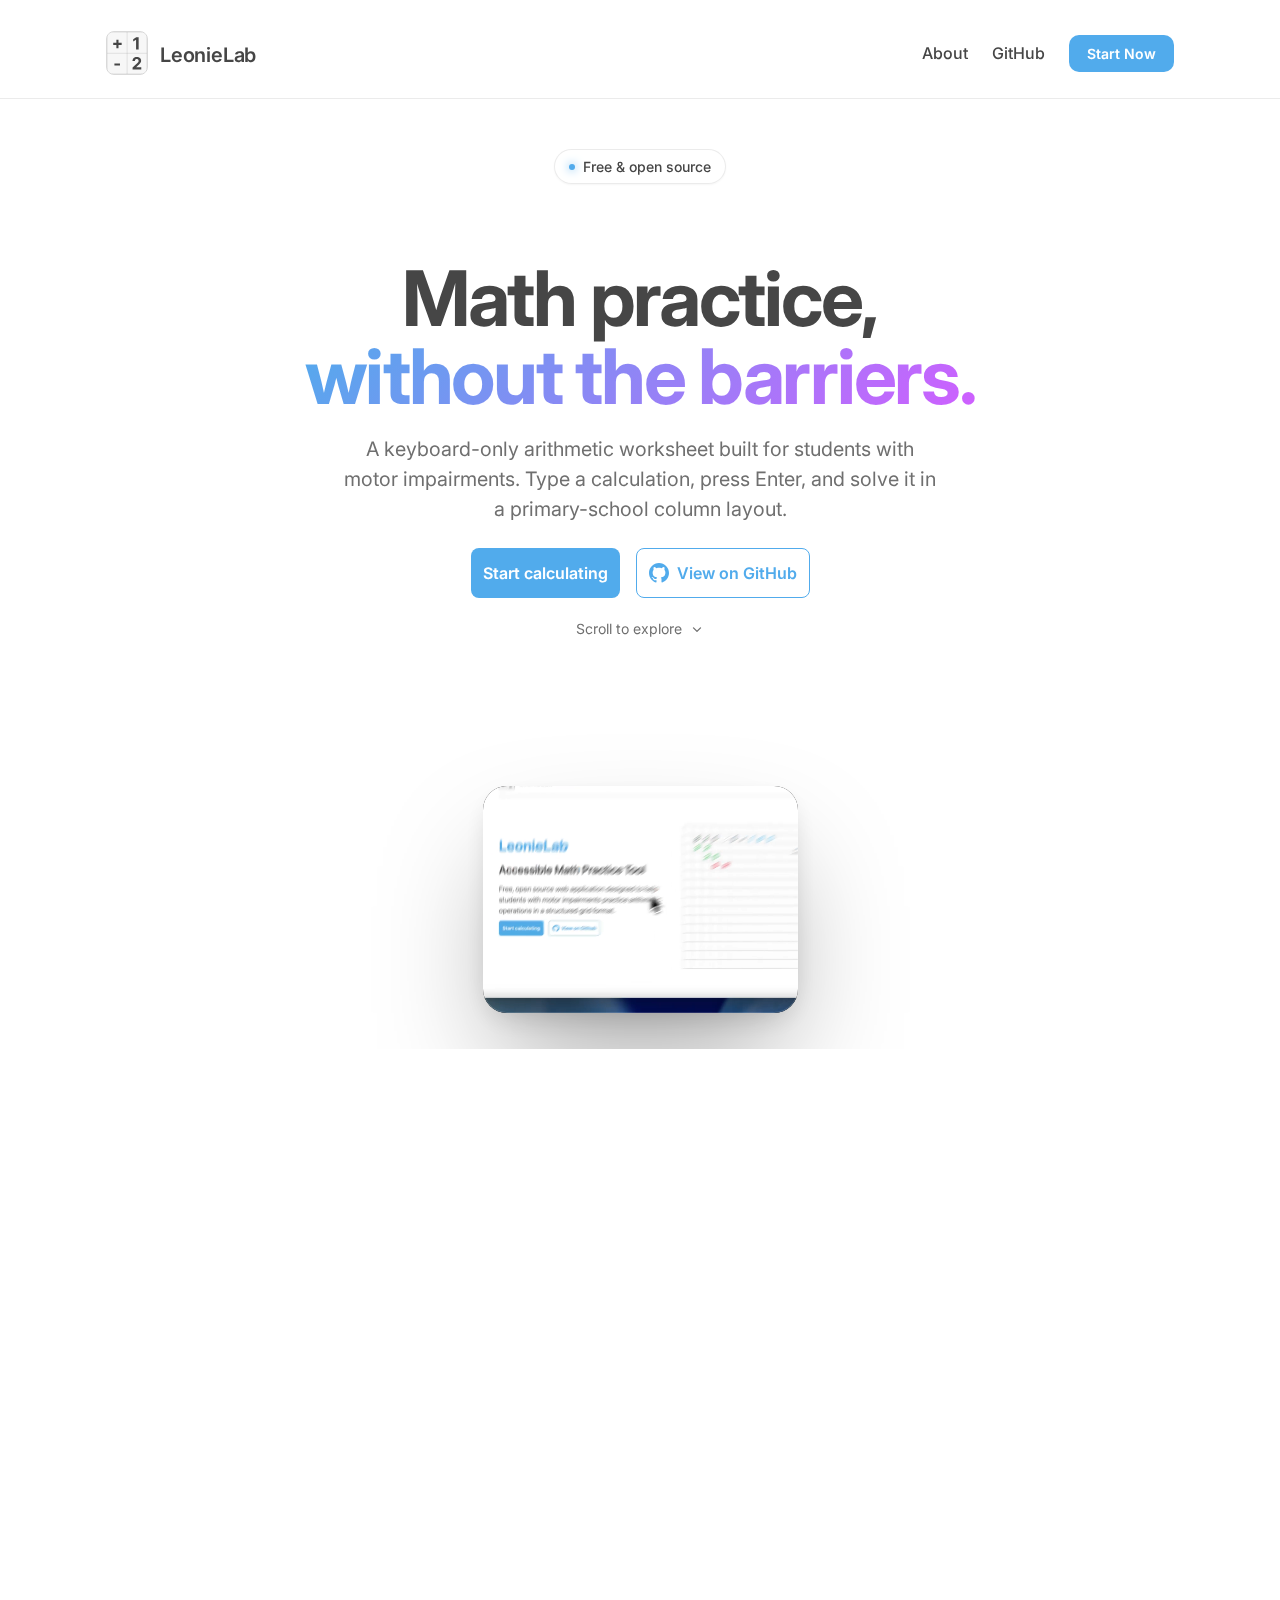
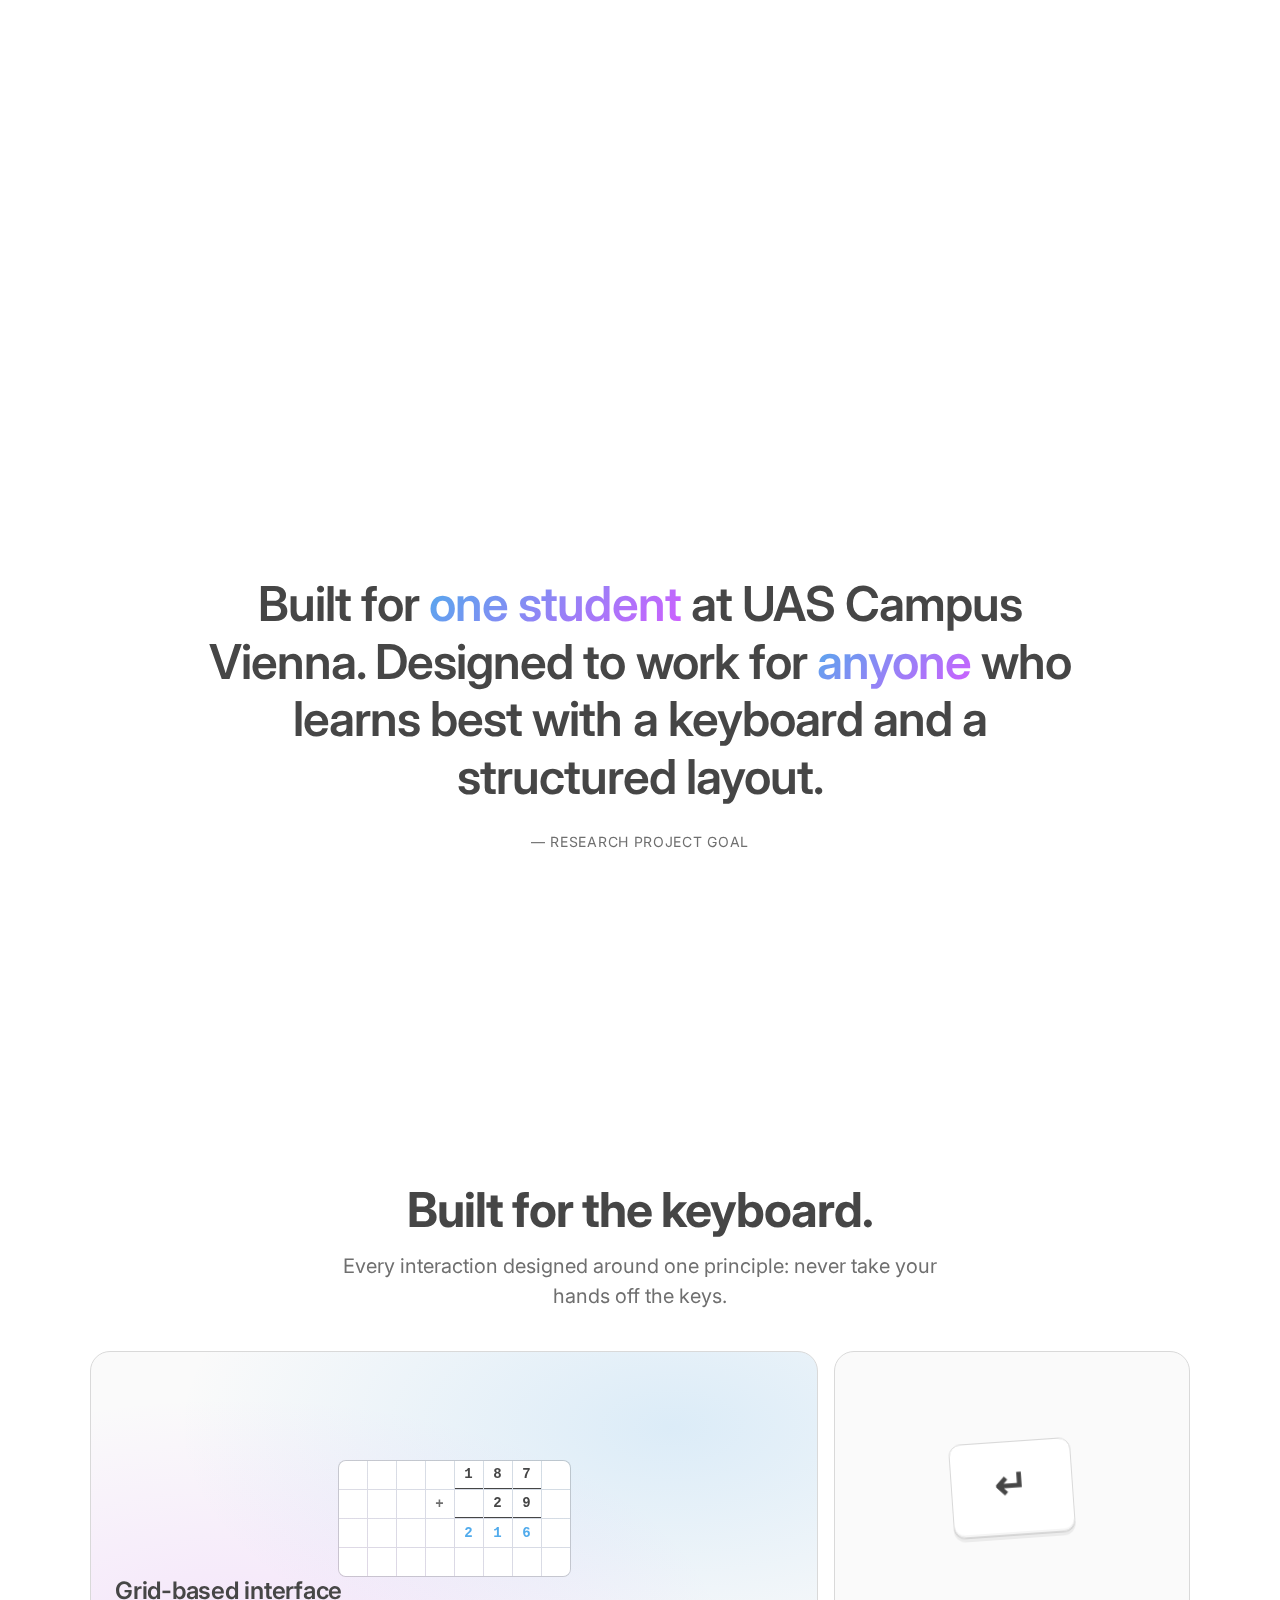
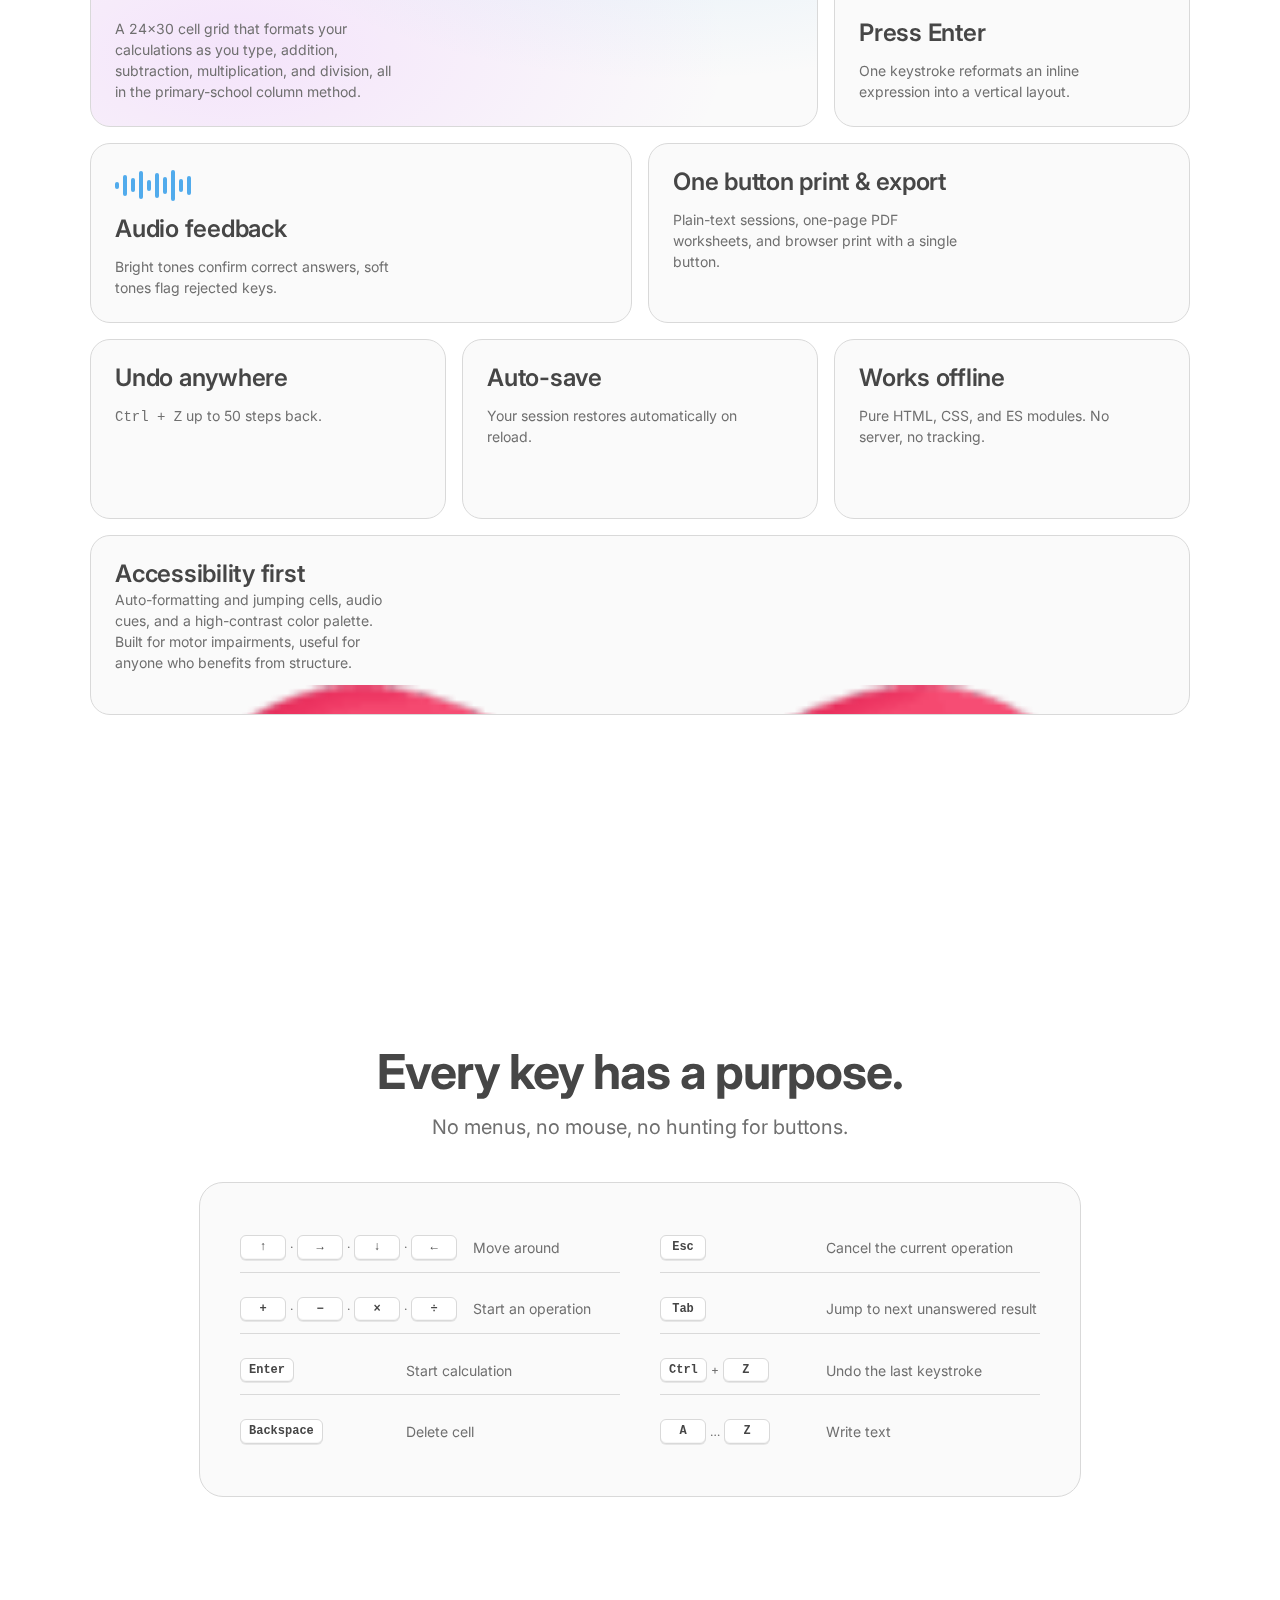
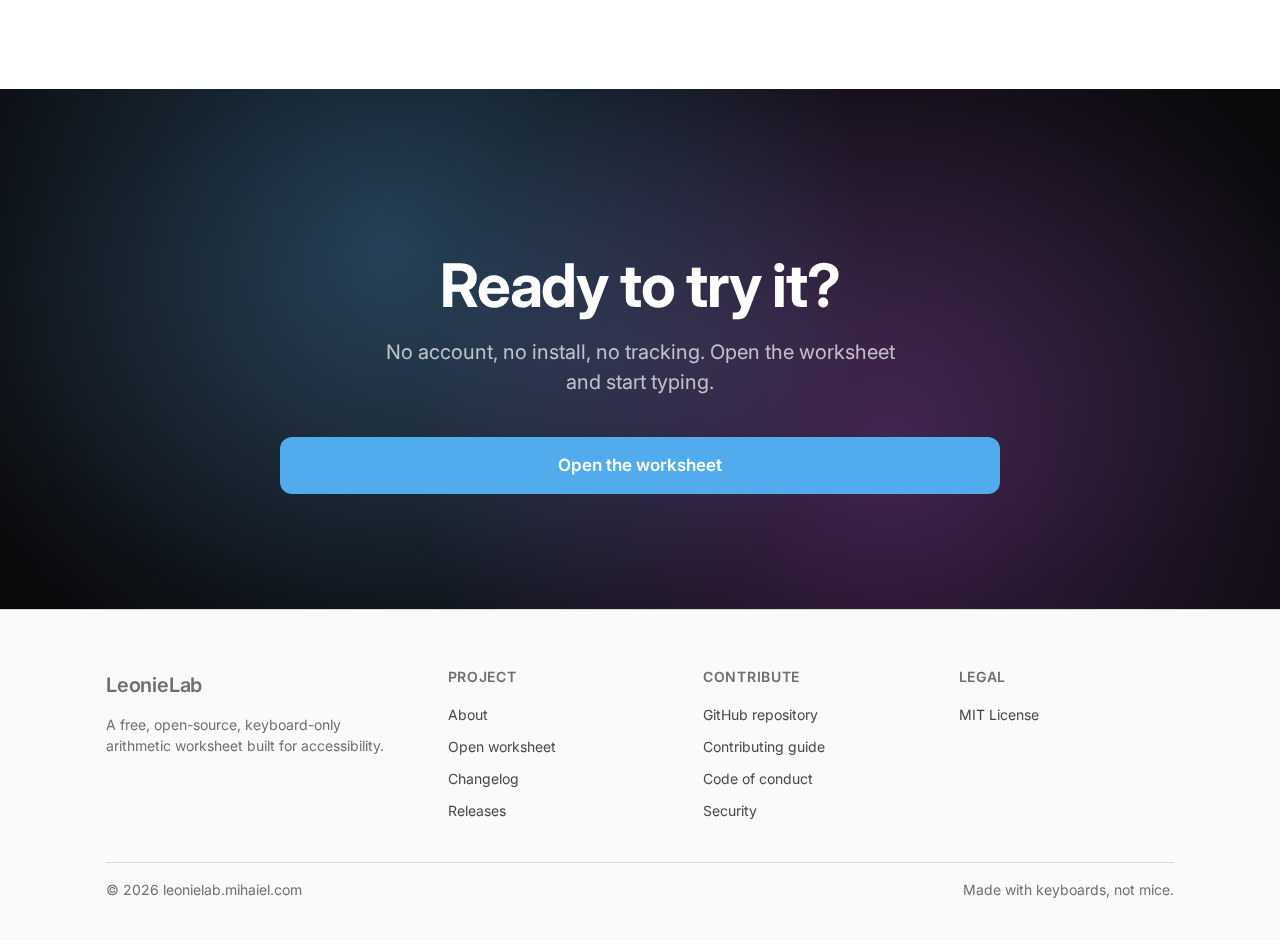
<file: index.html>
<!DOCTYPE html>
<html lang="en">
<head>
  <meta charset="UTF-8">
  <meta http-equiv="X-UA-Compatible" content="IE=edge">
  <meta name="viewport" content="width=device-width, initial-scale=1">
  <title>LeonieLab — Accessible Math Practice Tool</title>
  <meta name="description" content="Free, open-source keyboard-only arithmetic worksheet designed for students with motor impairments. Practice addition, subtraction, multiplication, and division in a structured grid.">
  <meta name="robots" content="index, follow">
  <link rel="icon" href="content/img/icon.png">
  <link rel="preconnect" href="https://fonts.googleapis.com">
  <link rel="preconnect" href="https://fonts.gstatic.com" crossorigin>
  <link href="https://fonts.googleapis.com/css2?family=Inter:wght@400;500;600;700&display=swap" rel="stylesheet">
  <link rel="stylesheet" href="content/css/base.css">
  <link rel="stylesheet" href="content/css/layout.css">
  <link rel="stylesheet" href="content/css/components.css">
  <link rel="stylesheet" href="content/css/pages.css">
  <meta property="og:title" content="LeonieLab — Accessible Math Practice Tool">
  <meta property="og:description" content="Free, open-source keyboard-only arithmetic worksheet for students with motor impairments.">
  <meta property="og:type" content="website">
  <meta property="og:url" content="https://leonielab.mihaiel.com/">
  <meta property="og:image" content="content/img/intro.png">
</head>

<body class="container">
  <header class="header">
    <div class="header-inner">
      <a class="logo" href="index.html">
        <svg width="52" height="55" viewBox="0 0 52 55" fill="none" xmlns="http://www.w3.org/2000/svg">
          <rect x="0.1" y="0.1" width="51.8" height="54.8" rx="3.9" fill="#CCCCCC" fill-opacity="0.15" stroke="#5B5B5B" stroke-width="0.2"/>
          <line x1="26.1" x2="26.1" y2="55" stroke="#5B5B5B" stroke-width="0.2"/>
          <line y1="27.9" x2="52" y2="27.9" stroke="#5B5B5B" stroke-width="0.2"/>
          <path d="M12.0781 21.1328V10.0703H14.875V21.1328H12.0781ZM7.94531 17V14.2031H19.0078V17H7.94531Z" fill="#464646"/>
          <path d="M16.8047 41.1094V43.75H9.50781V41.1094H16.8047Z" fill="#464646"/>
          <path d="M41.2578 7V23H37.875V10.2109H37.7813L34.1172 12.5078V9.50781L38.0781 7H41.2578Z" fill="#464646"/>
          <path d="M33.2969 49V46.5625L38.9922 41.2891C39.4766 40.8203 39.8828 40.3984 40.2109 40.0234C40.5443 39.6484 40.7969 39.2812 40.9688 38.9219C41.1406 38.5573 41.2266 38.1641 41.2266 37.7422C41.2266 37.2734 41.1198 36.8698 40.9063 36.5312C40.6927 36.1875 40.401 35.9245 40.0313 35.7422C39.6615 35.5547 39.2422 35.4609 38.7734 35.4609C38.2839 35.4609 37.8568 35.5599 37.4922 35.7578C37.1276 35.9557 36.8464 36.2396 36.6484 36.6094C36.4505 36.9792 36.3516 37.4193 36.3516 37.9297H33.1406C33.1406 36.8828 33.3776 35.974 33.8516 35.2031C34.3255 34.4323 34.9896 33.8359 35.8438 33.4141C36.6979 32.9922 37.6823 32.7812 38.7969 32.7812C39.9427 32.7812 40.9401 32.9844 41.7891 33.3906C42.6432 33.7917 43.3073 34.349 43.7813 35.0625C44.2552 35.776 44.4922 36.5937 44.4922 37.5156C44.4922 38.1198 44.3724 38.7161 44.1328 39.3047C43.8984 39.8932 43.4792 40.5469 42.875 41.2656C42.2708 41.9792 41.4193 42.8359 40.3203 43.8359L37.9844 46.125V46.2344H44.7031V49H33.2969Z" fill="#464646"/>
        </svg>
        <p class="logo-text">LeonieLab</p>
      </a>
      <nav class="nav">
        <div class="nav-links">
          <a href="about.html">About</a>
          <a href="https://github.com/Mihaiel/LeonieLab" target="_blank" rel="noopener">GitHub</a>
          <a href="worksheet.html" class="button">Start Now</a>
        </div>
      </nav>
    </div>
  </header>

  <main id="main-content">

    <!-- =========================================================
         HERO — scroll-driven expanding video
         ========================================================= -->
    <section class="hero-scroll" id="heroScroll">
      <div class="hero-pin" id="heroPin">

        <div class="hero-text" id="heroText">
          <span class="hero-eyebrow">
            <span class="dot"></span>
            Free &amp; open source
          </span>
          <h1>
            Math practice,<br>
            <span class="accent">without the barriers.</span>
          </h1>
          <p class="lead">
            A keyboard-only arithmetic worksheet built for students with motor impairments.
            Type a calculation, press Enter, and solve it in a primary-school column layout.
          </p>
          <div class="hero-buttons intro-buttons" style="justify-content:center;">
            <a class="button" href="worksheet.html">Start calculating</a>
            <a class="button button-white button-github" href="https://github.com/Mihaiel/LeonieLab" target="_blank" rel="noopener">
              <svg width="20" height="20" viewBox="0 0 22 22" fill="none" xmlns="http://www.w3.org/2000/svg">
                <path d="M11 0C4.9225 0 0 4.9225 0 11C0 15.8675 3.14875 19.9788 7.52125 21.4363C8.07125 21.5325 8.2775 21.2025 8.2775 20.9138C8.2775 20.6525 8.26375 19.7863 8.26375 18.865C5.5 19.3738 4.785 18.1912 4.565 17.5725C4.44125 17.2562 3.905 16.28 3.4375 16.0187C3.0525 15.8125 2.5025 15.3037 3.42375 15.29C4.29 15.2762 4.90875 16.0875 5.115 16.4175C6.105 18.0812 7.68625 17.6138 8.31875 17.325C8.415 16.61 8.70375 16.1287 9.02 15.8537C6.5725 15.5787 4.015 14.63 4.015 10.4225C4.015 9.22625 4.44125 8.23625 5.1425 7.46625C5.0325 7.19125 4.6475 6.06375 5.2525 4.55125C5.2525 4.55125 6.17375 4.2625 8.2775 5.67875C9.1575 5.43125 10.0925 5.3075 11.0275 5.3075C11.9625 5.3075 12.8975 5.43125 13.7775 5.67875C15.8813 4.24875 16.8025 4.55125 16.8025 4.55125C17.4075 6.06375 17.0225 7.19125 16.9125 7.46625C17.6138 8.23625 18.04 9.2125 18.04 10.4225C18.04 14.6437 15.4688 15.5787 13.0213 15.8537C13.42 16.1975 13.7638 16.8575 13.7638 17.8888C13.7638 19.36 13.75 20.5425 13.75 20.9138C13.75 21.2025 13.9563 21.5463 14.5063 21.4363C16.69 20.6991 18.5875 19.2956 19.9318 17.4235C21.2761 15.5513 21.9994 13.3048 22 11C22 4.9225 17.0775 0 11 0Z" fill="#51ABEC"/>
              </svg>
              View on GitHub
            </a>
          </div>
          <div class="scroll-hint">
            Scroll to explore
            <svg width="14" height="14" viewBox="0 0 16 16" fill="currentColor">
              <path d="M8 11.5a.75.75 0 0 1-.53-.22l-4-4a.75.75 0 1 1 1.06-1.06L8 9.69l3.47-3.47a.75.75 0 1 1 1.06 1.06l-4 4A.75.75 0 0 1 8 11.5Z"/>
            </svg>
          </div>
        </div>

        <div class="hero-video" id="heroVideo">
          <video
            src="content/video/leonielab-showcase.mp4"
            poster="content/img/intro.png"
            autoplay
            muted
            loop
            playsinline
            preload="metadata"
            aria-label="Preview of LeonieLab worksheet in action">
          </video>
        </div>

      </div>
    </section>

    <!-- =========================================================
         QUOTE
         ========================================================= -->
    <section class="pull-quote">
      <blockquote>
        Built for <span class="mark">one student</span> at UAS Campus Vienna.
        Designed to work for <span class="mark">anyone</span> who learns best
        with a keyboard and a structured layout.
      </blockquote>
      <cite>— Research Project Goal</cite>
    </section>

    <!-- =========================================================
         BENTO GRID — features
         ========================================================= -->
    <section class="bento-section">
      <div class="bento-heading">
        <h2>Built for the keyboard.</h2>
        <p>Every interaction designed around one principle: never take your hands off the keys.</p>
      </div>

      <div class="bento">
        <!-- XL: grid interface showcase -->
        <article class="bento-card xl">
          <div class="bento-visual">
            <div class="bento-mini-grid">
              <div></div><div></div><div></div><div></div><div class="underline">1</div><div class="underline">8</div><div class="underline">7</div><div></div>
              <div></div><div></div><div></div><div class="op">+</div><div class="underline"></div><div class="underline">2</div><div class="underline">9</div><div></div>
              <div></div><div></div><div></div><div></div><div class="res">2</div><div class="res">1</div><div class="res">6</div><div></div>
              <div></div><div></div><div></div><div></div><div></div><div></div><div></div><div></div>
            </div>
          </div>
          <h3>Grid-based interface</h3>
          <p>A 24×30 cell grid that formats your calculations as you type, addition, subtraction, multiplication, and division, all in the primary-school column method.</p>
        </article>

        <!-- LG: keycap visual -->
        <article class="bento-card lg">
          <div class="bento-visual">
            <div class="bento-keycap">↵</div>
          </div>
          <h3>Press Enter</h3>
          <p>One keystroke reformats an inline expression into a vertical layout.</p>
        </article>

        <!-- MD: audio feedback -->
        <article class="bento-card md">
          <div class="bento-waveform" aria-hidden="true">
            <span></span><span></span><span></span><span></span><span></span>
            <span></span><span></span><span></span><span></span><span></span>
          </div>
          <h3>Audio feedback</h3>
          <p>Bright tones confirm correct answers, soft tones flag rejected keys.</p>
        </article>

        <!-- MD: save / export -->
        <article class="bento-card md" style="justify-content: start;">
          <h3>One button print &amp; export</h3>
          <p>Plain-text sessions, one-page PDF worksheets, and browser print with a single button.</p>
        </article>

        <!-- SM: undo -->
        <article class="bento-card sm" style="justify-content: start;">
          <h3>Undo anywhere</h3>
          <p><code>Ctrl + Z</code> up to 50 steps back.</p>
        </article>

        <!-- SM: auto-save -->
        <article class="bento-card sm" style="justify-content: start;">
          <h3>Auto-save</h3>
          <p>Your session restores automatically on reload.</p>
        </article>

        <!-- SM: offline -->
        <article class="bento-card sm" style="justify-content: start;">
          <h3>Works offline</h3>
          <p>Pure HTML, CSS, and ES modules. No server, no tracking.</p>
        </article>

        <!-- WIDE: accessibility footprint -->
        <article class="bento-card wide has-side-image" style="justify-content: start;">
          <div class="bento-card-text">
            <h3>Accessibility first</h3>
            <p>Auto-formatting and jumping cells, audio cues, and a high-contrast color palette. Built for motor impairments, useful for anyone who benefits from structure.</p>
          </div>
          <img class="bento-side-image" src="content/img/heart.png" alt="" aria-hidden="true">
        </article>
      </div>
    </section>

    <!-- =========================================================
         KEYBOARD SHORTCUTS
         ========================================================= -->
    <section class="keyboard-section">
      <h2>Every key has a purpose.</h2>
      <p class="subtitle">No menus, no mouse, no hunting for buttons.</p>

      <div class="keyboard-list">
        <div class="key-row">
          <div class="keys">
            <kbd>↑</kbd><span class="plus">·</span>
            <kbd>→</kbd><span class="plus">·</span>
            <kbd>↓</kbd><span class="plus">·</span>
            <kbd>←</kbd>
          </div>
          <span class="desc">Move around</span>
        </div>
        <div class="key-row">
          <div class="keys"><kbd>Esc</kbd></div>
          <span class="desc">Cancel the current operation</span>
        </div>
        <div class="key-row">
          <div class="keys">
            <kbd>+</kbd><span class="plus">·</span>
            <kbd>−</kbd><span class="plus">·</span>
            <kbd>×</kbd><span class="plus">·</span>
            <kbd>÷</kbd>
          </div>
          <span class="desc">Start an operation</span>
        </div>
        <div class="key-row">
          <div class="keys"><kbd>Tab</kbd></div>
          <span class="desc">Jump to next unanswered result</span>
        </div>
        <div class="key-row">
          <div class="keys"><kbd>Enter</kbd></div>
          <span class="desc">Start calculation</span>
        </div>
        <div class="key-row">
          <div class="keys"><kbd>Ctrl</kbd><span class="plus">+</span><kbd>Z</kbd></div>
          <span class="desc">Undo the last keystroke</span>
        </div>
        <div class="key-row">
          <div class="keys"><kbd>Backspace</kbd></div>
          <span class="desc">Delete cell</span>
        </div>
        <div class="key-row">
          <div class="keys"><kbd>A</kbd><span class="plus">…</span><kbd>Z</kbd></div>
          <span class="desc">Write text</span>
        </div>
      </div>
    </section>

    <!-- =========================================================
         CTA BANNER
         ========================================================= -->
    <section class="cta-banner">
      <div class="cta-banner-inner">
        <h2>Ready to try it?</h2>
        <p>No account, no install, no tracking. Open the worksheet and start typing.</p>
        <a class="button" href="worksheet.html">Open the worksheet</a>
      </div>
    </section>

  </main>

  <footer class="footer">
    <div class="footer-inner">
      <div class="footer-cols">
        <div class="footer-brand">
          <p class="logo-text">LeonieLab</p>
          <p>A free, open-source, keyboard-only arithmetic worksheet built for accessibility.</p>
        </div>
        <div class="footer-col">
          <h4>Project</h4>
          <ul>
            <li><a href="about.html">About</a></li>
            <li><a href="worksheet.html">Open worksheet</a></li>
            <li><a href="https://github.com/Mihaiel/LeonieLab/blob/main/CHANGELOG.md" target="_blank" rel="noopener">Changelog</a></li>
            <li><a href="https://github.com/Mihaiel/LeonieLab/releases" target="_blank" rel="noopener">Releases</a></li>
          </ul>
        </div>
        <div class="footer-col">
          <h4>Contribute</h4>
          <ul>
            <li><a href="https://github.com/Mihaiel/LeonieLab" target="_blank" rel="noopener">GitHub repository</a></li>
            <li><a href="https://github.com/Mihaiel/LeonieLab/blob/main/CONTRIBUTING.md" target="_blank" rel="noopener">Contributing guide</a></li>
            <li><a href="https://github.com/Mihaiel/LeonieLab/blob/main/CODE_OF_CONDUCT.md" target="_blank" rel="noopener">Code of conduct</a></li>
            <li><a href="https://github.com/Mihaiel/LeonieLab/blob/main/SECURITY.md" target="_blank" rel="noopener">Security</a></li>
          </ul>
        </div>
        <div class="footer-col">
          <h4>Legal</h4>
          <ul>
            <li><a href="https://github.com/Mihaiel/LeonieLab/blob/main/LICENSE" target="_blank" rel="noopener">MIT License</a></li>
          </ul>
        </div>
      </div>
      <div class="footer-bottom">
        <span>© <span id="year"></span> leonielab.mihaiel.com</span>
        <span>Made with keyboards, not mice.</span>
      </div>
    </div>
  </footer>

  <script>
    document.getElementById("year").textContent = new Date().getFullYear();

    // -------------------------------------------------------------
    // Scroll-driven hero: maps scroll progress through .hero-scroll
    // onto a CSS custom property --progress (0 → 1) on .hero-pin.
    // All visual changes (video size, radius, text fade) derive
    // from that variable in CSS.
    // -------------------------------------------------------------
    (function(){
      const reduceMotion = window.matchMedia('(prefers-reduced-motion: reduce)').matches;
      if (reduceMotion) return;

      const section = document.getElementById('heroScroll');
      const pin     = document.getElementById('heroPin');
      const text    = document.getElementById('heroText');
      if (!section || !pin) return;

      let ticking = false;
      let lastProgress = -1;

      function update(){
        ticking = false;
        const rect = section.getBoundingClientRect();
        const scrollable = rect.height - window.innerHeight;
        if (scrollable <= 0) return;
        const scrolled = Math.min(Math.max(-rect.top, 0), scrollable);
        // Ease the raw 0-1 progress with a gentle cubic so the
        // growth feels smoother near the start and end.
        const raw = scrolled / scrollable;
        const eased = raw * raw * (3 - 2 * raw); // smoothstep
        if (Math.abs(eased - lastProgress) < 0.001) return;
        lastProgress = eased;
        pin.style.setProperty('--progress', eased.toFixed(4));
        // Hide pointer events on text once it's faded out so the
        // buttons under the growing video stay clickable.
        if (text) text.dataset.progressHidden = eased > 0.55 ? 'true' : 'false';
      }

      function onScroll(){
        if (!ticking){
          requestAnimationFrame(update);
          ticking = true;
        }
      }

      window.addEventListener('scroll', onScroll, { passive: true });
      window.addEventListener('resize', onScroll);
      update();
    })();
  </script>
</body>
</html>
</file>
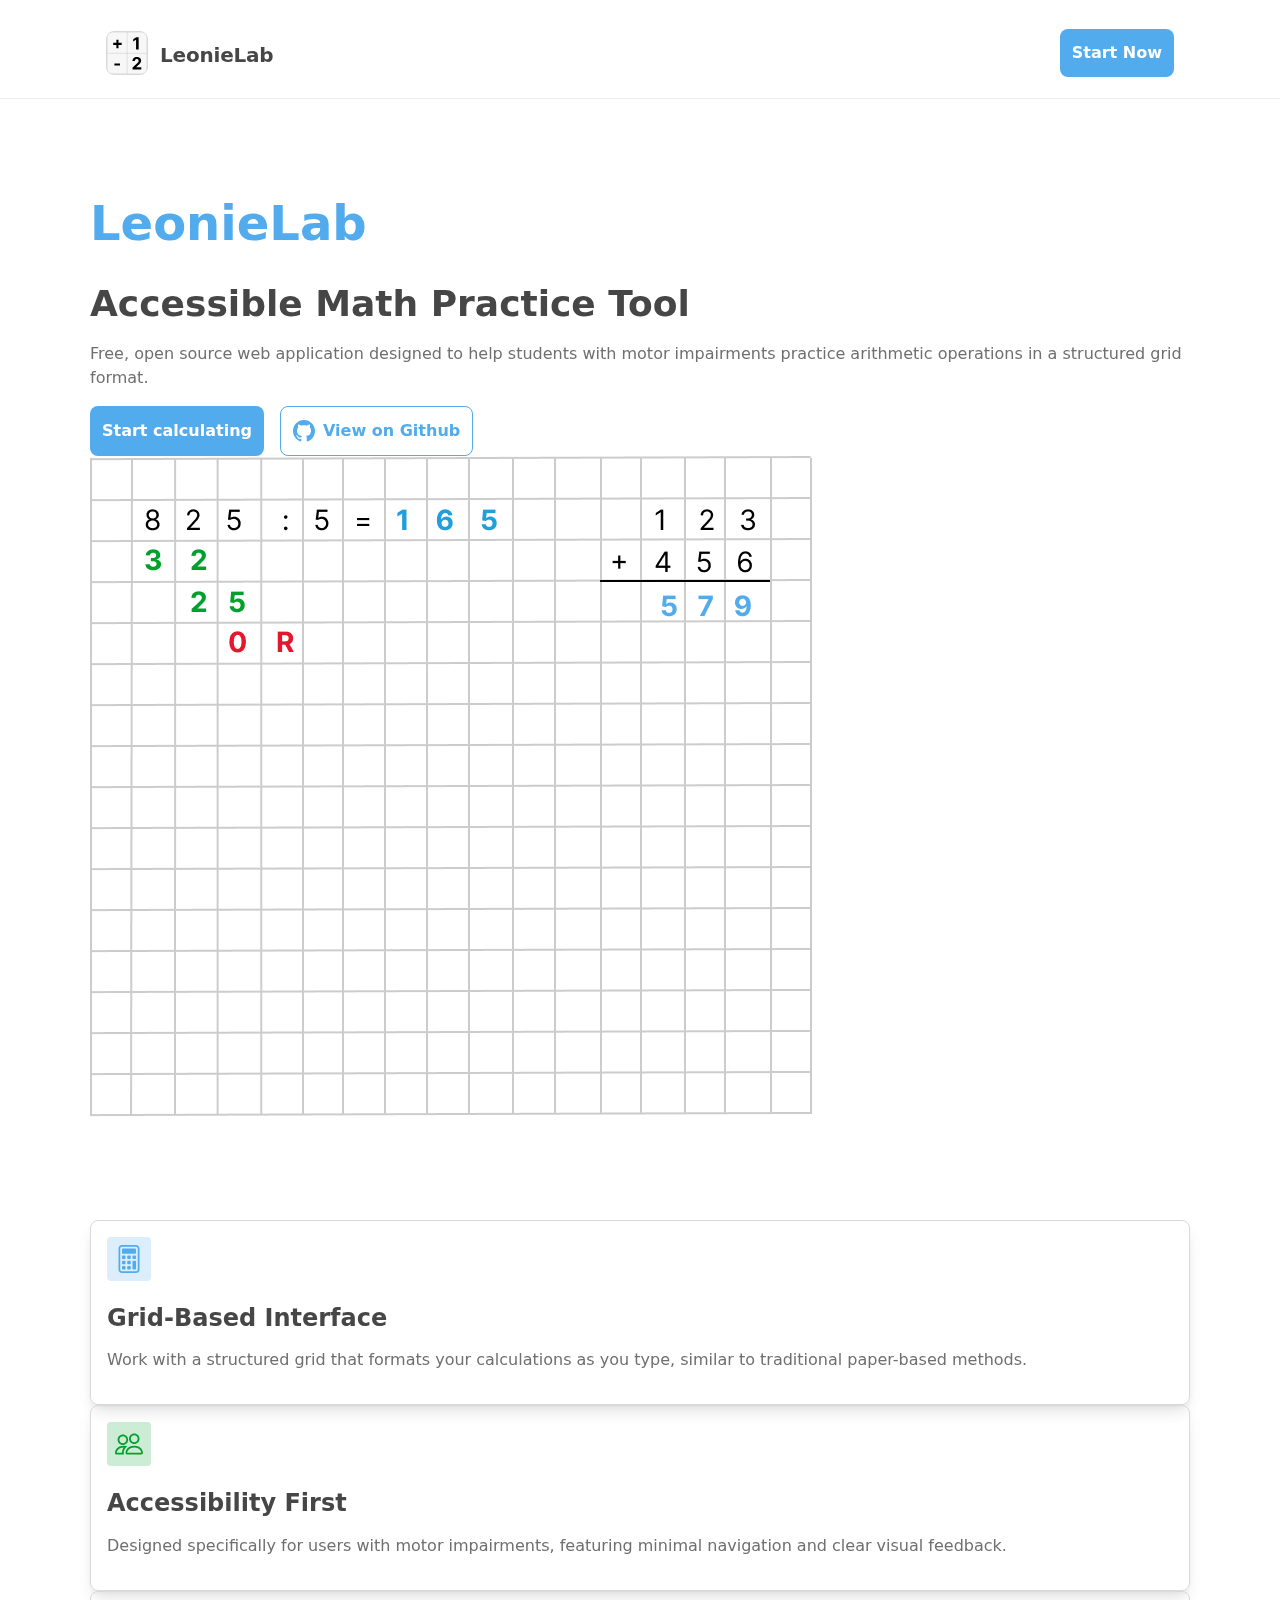
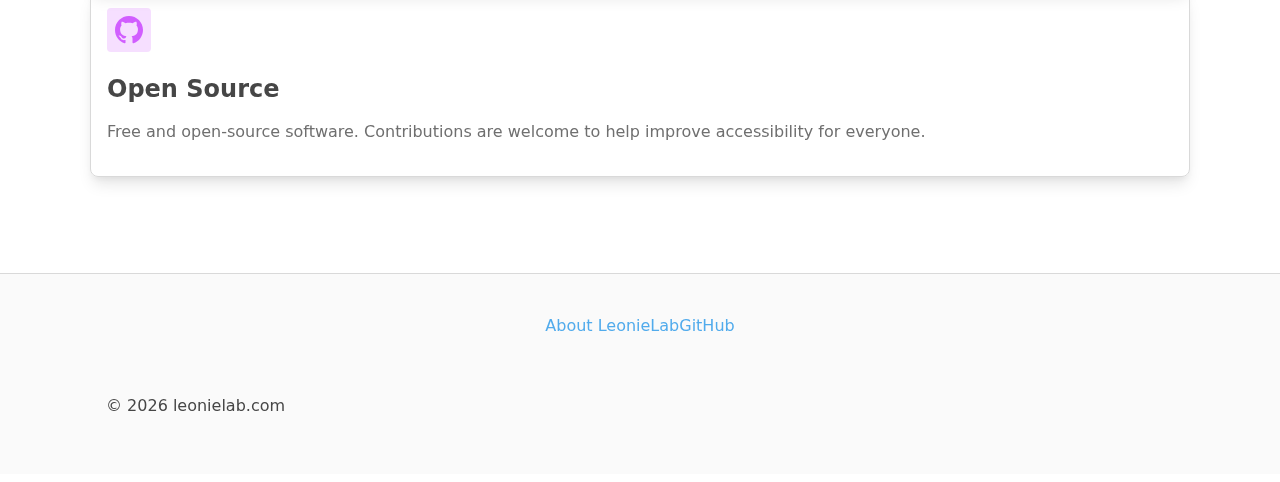
<file: content/index.html>
<!DOCTYPE html>
<html lang="en">
<head>
  <meta charset="UTF-8">
  <meta http-equiv="X-UA-Compatible" content="IE=edge">
  <meta name="viewport" content="width=device-width, initial-scale=1">
  <title>LeonieLab</title>
  <meta name="description" content="Description">
  <meta name="robots" content="index, follow">
  <link rel="icon" href="/assets/favicon.ico">
  <link rel="stylesheet" href="/content/css/base.css">
  <link rel="stylesheet" href="/content/css/layout.css">
  <link rel="stylesheet" href="/content/css/components.css">
  <link rel="stylesheet" href="/content/css/pages.css">
  <meta property="og:title" content="LeonieLab">
  <meta property="og:description" content="Description">
  <meta property="og:type" content="website">
  <meta property="og:url" content="URL">
  <meta property="og:image" content="/assets/og-image.jpg">
</head>

<body class="container">
  <header class="header">
    <div class="header-inner">
      <a class="logo" href="index.html">
        <svg width="52" height="55" viewBox="0 0 52 55" fill="none" xmlns="http://www.w3.org/2000/svg">
          <rect x="0.1" y="0.1" width="51.8" height="54.8" rx="3.9" fill="#CCCCCC" fill-opacity="0.15" stroke="#5B5B5B" stroke-width="0.2"/>
          <line x1="26.1" x2="26.1" y2="55" stroke="#5B5B5B" stroke-width="0.2"/>
          <line y1="27.9" x2="52" y2="27.9" stroke="#5B5B5B" stroke-width="0.2"/>
          <path d="M12.0781 21.1328V10.0703H14.875V21.1328H12.0781ZM7.94531 17V14.2031H19.0078V17H7.94531Z" fill="black"/>
          <path d="M16.8047 41.1094V43.75H9.50781V41.1094H16.8047Z" fill="black"/>
          <path d="M41.2578 7V23H37.875V10.2109H37.7813L34.1172 12.5078V9.50781L38.0781 7H41.2578Z" fill="black"/>
          <path d="M33.2969 49V46.5625L38.9922 41.2891C39.4766 40.8203 39.8828 40.3984 40.2109 40.0234C40.5443 39.6484 40.7969 39.2812 40.9688 38.9219C41.1406 38.5573 41.2266 38.1641 41.2266 37.7422C41.2266 37.2734 41.1198 36.8698 40.9063 36.5312C40.6927 36.1875 40.401 35.9245 40.0313 35.7422C39.6615 35.5547 39.2422 35.4609 38.7734 35.4609C38.2839 35.4609 37.8568 35.5599 37.4922 35.7578C37.1276 35.9557 36.8464 36.2396 36.6484 36.6094C36.4505 36.9792 36.3516 37.4193 36.3516 37.9297H33.1406C33.1406 36.8828 33.3776 35.974 33.8516 35.2031C34.3255 34.4323 34.9896 33.8359 35.8438 33.4141C36.6979 32.9922 37.6823 32.7812 38.7969 32.7812C39.9427 32.7812 40.9401 32.9844 41.7891 33.3906C42.6432 33.7917 43.3073 34.349 43.7813 35.0625C44.2552 35.776 44.4922 36.5937 44.4922 37.5156C44.4922 38.1198 44.3724 38.7161 44.1328 39.3047C43.8984 39.8932 43.4792 40.5469 42.875 41.2656C42.2708 41.9792 41.4193 42.8359 40.3203 43.8359L37.9844 46.125V46.2344H44.7031V49H33.2969Z" fill="black"/>
        </svg>
        <p class="logo-text">LeonieLab</p>
      </a>
      <nav class="nav">
        <a href="/content/worksheet.html" class="button">Start Now</a>
      </nav>
    </div>
  </header>
  
  <main id="main-content">
    <section class="intro">
      <div class="intro-left-side">
        <h1 class="color-primary">LeonieLab</h1>
        <h2>Accessible Math Practice Tool</h2>
        <p class="text-muted">Free, open source web application designed to help students with motor impairments practice arithmetic operations in a structured grid format.</p>
        <div class="intro-buttons">
          <a class="button" href="/content/worksheet.html">Start calculating</a>
          <a class="button button-github button-white" href="https://github.com/Mihaiel/LeonieLab" target="_blank">
            <svg width="22" height="22" viewBox="0 0 22 22" fill="none" xmlns="http://www.w3.org/2000/svg">
              <path d="M11 0C4.9225 0 0 4.9225 0 11C0 15.8675 3.14875 19.9788 7.52125 21.4363C8.07125 21.5325 8.2775 21.2025 8.2775 20.9138C8.2775 20.6525 8.26375 19.7863 8.26375 18.865C5.5 19.3738 4.785 18.1912 4.565 17.5725C4.44125 17.2562 3.905 16.28 3.4375 16.0187C3.0525 15.8125 2.5025 15.3037 3.42375 15.29C4.29 15.2762 4.90875 16.0875 5.115 16.4175C6.105 18.0812 7.68625 17.6138 8.31875 17.325C8.415 16.61 8.70375 16.1287 9.02 15.8537C6.5725 15.5787 4.015 14.63 4.015 10.4225C4.015 9.22625 4.44125 8.23625 5.1425 7.46625C5.0325 7.19125 4.6475 6.06375 5.2525 4.55125C5.2525 4.55125 6.17375 4.2625 8.2775 5.67875C9.1575 5.43125 10.0925 5.3075 11.0275 5.3075C11.9625 5.3075 12.8975 5.43125 13.7775 5.67875C15.8813 4.24875 16.8025 4.55125 16.8025 4.55125C17.4075 6.06375 17.0225 7.19125 16.9125 7.46625C17.6138 8.23625 18.04 9.2125 18.04 10.4225C18.04 14.6437 15.4688 15.5787 13.0213 15.8537C13.42 16.1975 13.7638 16.8575 13.7638 17.8888C13.7638 19.36 13.75 20.5425 13.75 20.9138C13.75 21.2025 13.9563 21.5463 14.5063 21.4363C16.69 20.6991 18.5875 19.2956 19.9318 17.4235C21.2761 15.5513 21.9994 13.3048 22 11C22 4.9225 17.0775 0 11 0Z" fill="#51ABEC"/>
            </svg>
            View on Github
          </a>
        </div>
      </div>
      <img src="/content/img/intro.png" Alt="LeonieLab Interface">
    </section>
    <section class="features">
      <div class="box-container">
        <svg width="28" height="28" viewBox="0 0 28 28" fill="none" xmlns="http://www.w3.org/2000/svg">
        <path d="M21 1.75C21.9665 1.75 22.75 2.5335 22.75 3.5V24.5C22.75 25.4665 21.9665 26.25 21 26.25H7C6.0335 26.25 5.25 25.4665 5.25 24.5V3.5C5.25 2.5335 6.0335 1.75 7 1.75H21ZM7 0C5.067 0 3.5 1.567 3.5 3.5V24.5C3.5 26.433 5.067 28 7 28H21C22.933 28 24.5 26.433 24.5 24.5V3.5C24.5 1.567 22.933 0 21 0H7Z" fill="#51ABEC"/>
        <path d="M7 4.375C7 3.89175 7.39175 3.5 7.875 3.5H20.125C20.6082 3.5 21 3.89175 21 4.375V7.875C21 8.35825 20.6082 8.75 20.125 8.75H7.875C7.39175 8.75 7 8.35825 7 7.875V4.375Z" fill="#51ABEC"/>
        <path d="M7 11.375C7 10.8918 7.39175 10.5 7.875 10.5H9.625C10.1082 10.5 10.5 10.8918 10.5 11.375V13.125C10.5 13.6082 10.1082 14 9.625 14H7.875C7.39175 14 7 13.6082 7 13.125V11.375Z" fill="#51ABEC"/>
        <path d="M7 16.625C7 16.1418 7.39175 15.75 7.875 15.75H9.625C10.1082 15.75 10.5 16.1418 10.5 16.625V18.375C10.5 18.8582 10.1082 19.25 9.625 19.25H7.875C7.39175 19.25 7 18.8582 7 18.375V16.625Z" fill="#51ABEC"/>
        <path d="M7 21.875C7 21.3918 7.39175 21 7.875 21H9.625C10.1082 21 10.5 21.3918 10.5 21.875V23.625C10.5 24.1082 10.1082 24.5 9.625 24.5H7.875C7.39175 24.5 7 24.1082 7 23.625V21.875Z" fill="#51ABEC"/>
        <path d="M12.25 11.375C12.25 10.8918 12.6418 10.5 13.125 10.5H14.875C15.3582 10.5 15.75 10.8918 15.75 11.375V13.125C15.75 13.6082 15.3582 14 14.875 14H13.125C12.6418 14 12.25 13.6082 12.25 13.125V11.375Z" fill="#51ABEC"/>
        <path d="M12.25 16.625C12.25 16.1418 12.6418 15.75 13.125 15.75H14.875C15.3582 15.75 15.75 16.1418 15.75 16.625V18.375C15.75 18.8582 15.3582 19.25 14.875 19.25H13.125C12.6418 19.25 12.25 18.8582 12.25 18.375V16.625Z" fill="#51ABEC"/>
        <path d="M12.25 21.875C12.25 21.3918 12.6418 21 13.125 21H14.875C15.3582 21 15.75 21.3918 15.75 21.875V23.625C15.75 24.1082 15.3582 24.5 14.875 24.5H13.125C12.6418 24.5 12.25 24.1082 12.25 23.625V21.875Z" fill="#51ABEC"/>
        <path d="M17.5 11.375C17.5 10.8918 17.8918 10.5 18.375 10.5H20.125C20.6082 10.5 21 10.8918 21 11.375V13.125C21 13.6082 20.6082 14 20.125 14H18.375C17.8918 14 17.5 13.6082 17.5 13.125V11.375Z" fill="#51ABEC"/>
        <path d="M17.5 16.625C17.5 16.1418 17.8918 15.75 18.375 15.75H20.125C20.6082 15.75 21 16.1418 21 16.625V23.625C21 24.1082 20.6082 24.5 20.125 24.5H18.375C17.8918 24.5 17.5 24.1082 17.5 23.625V16.625Z" fill="#51ABEC"/>
        </svg>

        <h3>Grid-Based Interface</h3>
        <p class="text-muted">Work with a structured grid that formats your 
          calculations as you type, similar to traditional paper-based methods.</p>
      </div>

      <div class="box-container">
      <svg style="background-color: var(--color-green-bg-20);" width="28" height="28" viewBox="0 0 28 28" fill="none" xmlns="http://www.w3.org/2000/svg">
      <path d="M26.25 24.5C26.25 24.5 28 24.5 28 22.75C28 21 26.25 15.75 19.25 15.75C12.25 15.75 10.5 21 10.5 22.75C10.5 24.5 12.25 24.5 12.25 24.5H26.25ZM12.2891 22.75C12.283 22.7493 12.2746 22.7482 12.2643 22.7465C12.2594 22.7457 12.2547 22.7448 12.25 22.7439C12.2526 22.2818 12.542 20.9421 13.5787 19.7326C14.5483 18.6014 16.2447 17.5 19.25 17.5C22.2553 17.5 23.9516 18.6014 24.9213 19.7326C25.958 20.9421 26.2474 22.2818 26.25 22.7439C26.2453 22.7448 26.2406 22.7457 26.2357 22.7465C26.2254 22.7482 26.217 22.7493 26.2109 22.75H12.2891Z" fill="#00A12B"/>
      <path d="M19.25 12.25C21.183 12.25 22.75 10.683 22.75 8.75C22.75 6.817 21.183 5.25 19.25 5.25C17.317 5.25 15.75 6.817 15.75 8.75C15.75 10.683 17.317 12.25 19.25 12.25ZM24.5 8.75C24.5 11.6495 22.1495 14 19.25 14C16.3505 14 14 11.6495 14 8.75C14 5.85051 16.3505 3.5 19.25 3.5C22.1495 3.5 24.5 5.85051 24.5 8.75Z" fill="#00A12B"/>
      <path d="M12.1379 16.2399C11.4942 16.0341 10.7792 15.8844 9.98599 15.8078C9.59341 15.77 9.18169 15.75 8.75 15.75C1.75 15.75 0 21 0 22.75C0 23.9167 0.583333 24.5 1.75 24.5H9.12863C8.88223 24.0029 8.75 23.4135 8.75 22.75C8.75 20.982 9.41018 19.1765 10.6572 17.6683C11.0832 17.1531 11.5778 16.6725 12.1379 16.2399ZM8.61007 17.5008C7.56447 19.0988 7 20.9207 7 22.75H1.75C1.75 22.2937 2.03743 20.9475 3.0787 19.7326C4.0332 18.6191 5.69186 17.5344 8.61007 17.5008Z" fill="#00A12B"/>
      <path d="M2.625 9.625C2.625 6.72551 4.9755 4.375 7.875 4.375C10.7745 4.375 13.125 6.72551 13.125 9.625C13.125 12.5245 10.7745 14.875 7.875 14.875C4.9755 14.875 2.625 12.5245 2.625 9.625ZM7.875 6.125C5.942 6.125 4.375 7.692 4.375 9.625C4.375 11.558 5.942 13.125 7.875 13.125C9.808 13.125 11.375 11.558 11.375 9.625C11.375 7.692 9.808 6.125 7.875 6.125Z" fill="#00A12B"/>
      </svg>

        <h3>Accessibility First</h3>
        <p class="text-muted">Designed specifically for users with motor impairments, 
          featuring minimal navigation and clear visual feedback.</p>
      </div>

      <div class="box-container">
        <svg style="background-color: var(--color-purple-bg-20);" width="28" height="28" viewBox="0 0 28 28" fill="none" xmlns="http://www.w3.org/2000/svg">
        <path d="M14 0C6.265 0 0 6.265 0 14C0 20.195 4.0075 25.4275 9.5725 27.2825C10.2725 27.405 10.535 26.985 10.535 26.6175C10.535 26.285 10.5175 25.1825 10.5175 24.01C7 24.6575 6.09 23.1525 5.81 22.365C5.6525 21.9625 4.97 20.72 4.375 20.3875C3.885 20.125 3.185 19.4775 4.3575 19.46C5.46 19.4425 6.2475 20.475 6.51 20.895C7.77 23.0125 9.7825 22.4175 10.5875 22.05C10.71 21.14 11.0775 20.5275 11.48 20.1775C8.365 19.8275 5.11 18.62 5.11 13.265C5.11 11.7425 5.6525 10.4825 6.545 9.5025C6.405 9.1525 5.915 7.7175 6.685 5.7925C6.685 5.7925 7.8575 5.425 10.535 7.2275C11.655 6.9125 12.845 6.755 14.035 6.755C15.225 6.755 16.415 6.9125 17.535 7.2275C20.2125 5.4075 21.385 5.7925 21.385 5.7925C22.155 7.7175 21.665 9.1525 21.525 9.5025C22.4175 10.4825 22.96 11.725 22.96 13.265C22.96 18.6375 19.6875 19.8275 16.5725 20.1775C17.08 20.615 17.5175 21.455 17.5175 22.7675C17.5175 24.64 17.5 26.145 17.5 26.6175C17.5 26.985 17.7625 27.4225 18.4625 27.2825C21.2418 26.3443 23.6568 24.5581 25.3677 22.1753C27.0786 19.7926 27.9993 16.9334 28 14C28 6.265 21.735 0 14 0Z" fill="#D15EFF"/>
        </svg>
        <h3>Open Source</h3>
        <p class="text-muted">Free and open-source software. Contributions are 
          welcome to help improve accessibility for everyone.</p>
      </div>
    </section>
  </main>

  <footer class="footer">
    <div class="footer-inner">
      <nav class="footer-nav">
        <a href="about.html">About LeonieLab</a>
        <a href="https://github.com/Mihaiel/LeonieLab" target="_blank">GitHub</a>
      </nav>

      <p class="footer-copyright">
        © <span id="year"></span> leonielab.com
      </p>
    </div>
  </footer>
  <script src="/js/main.js" defer></script>
  <script>
    document.getElementById("year").textContent = new Date().getFullYear();
  </script>
</body>
</html>
</file>
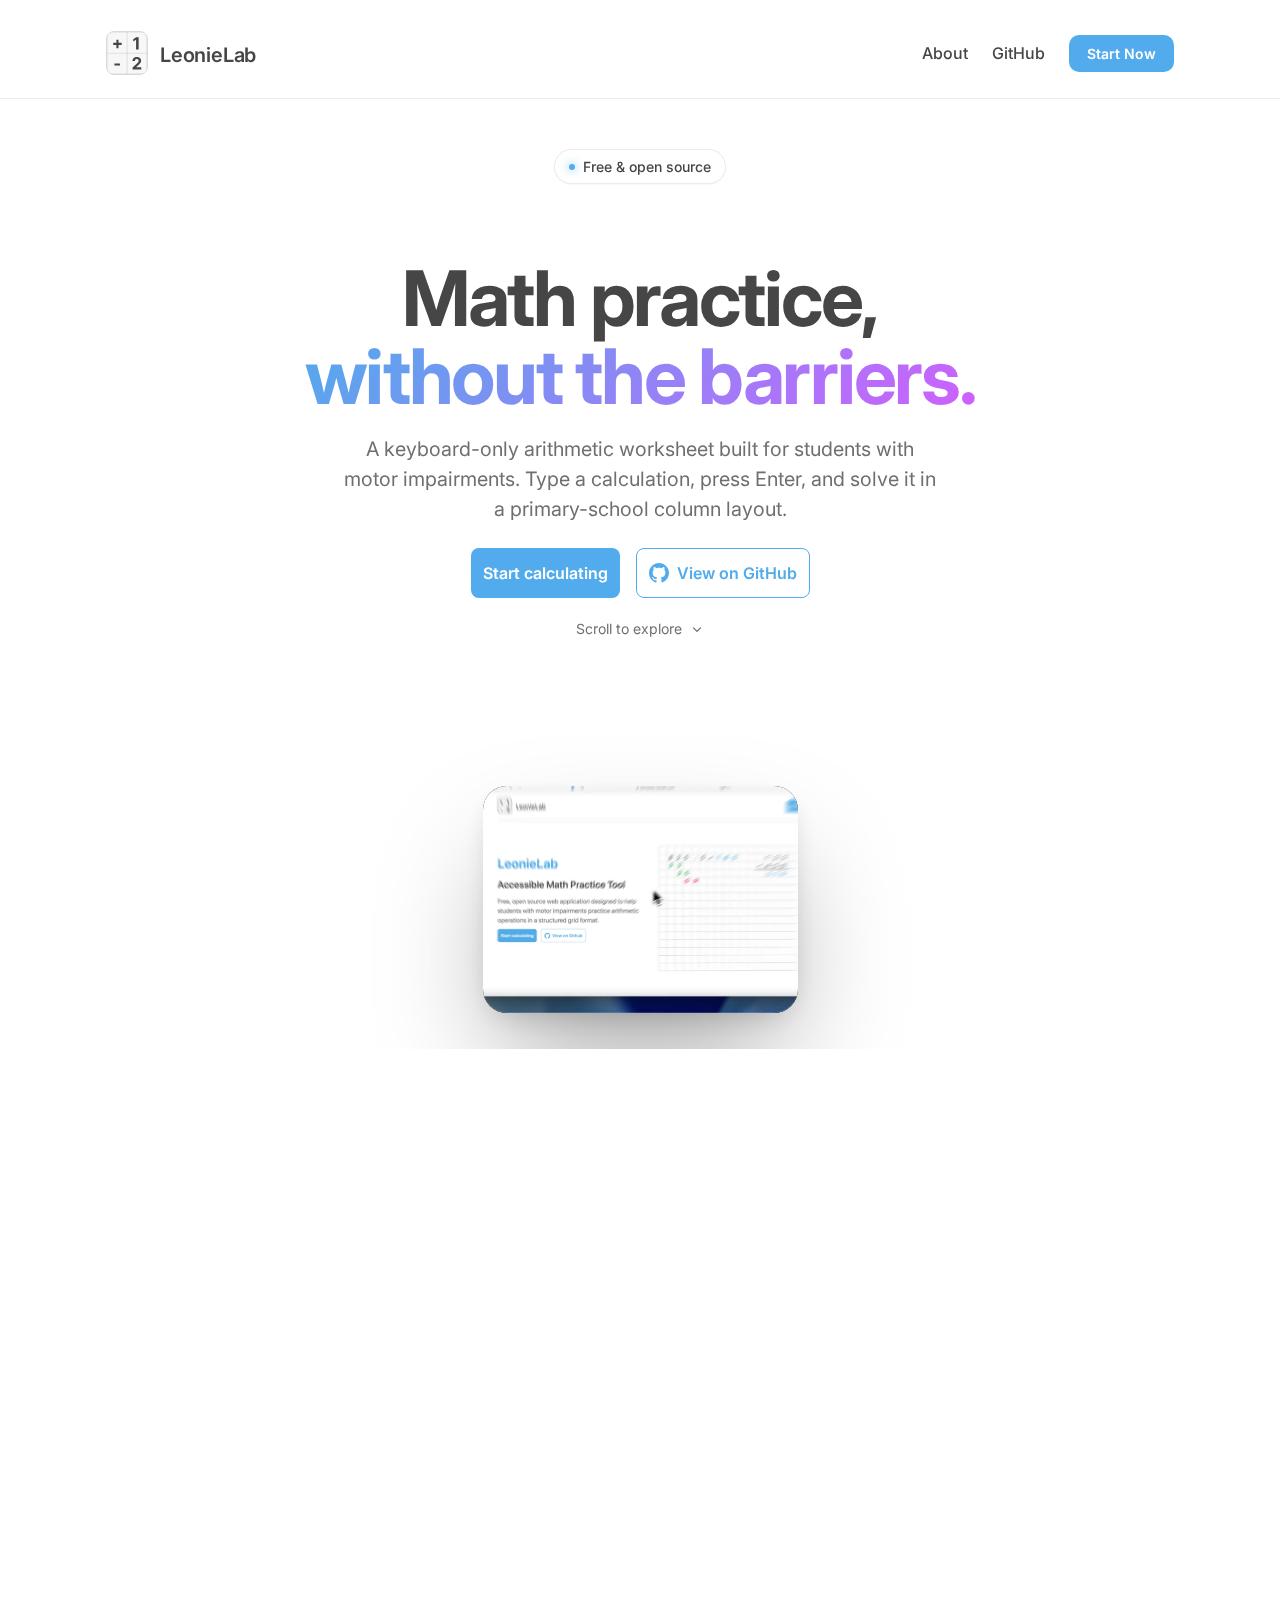
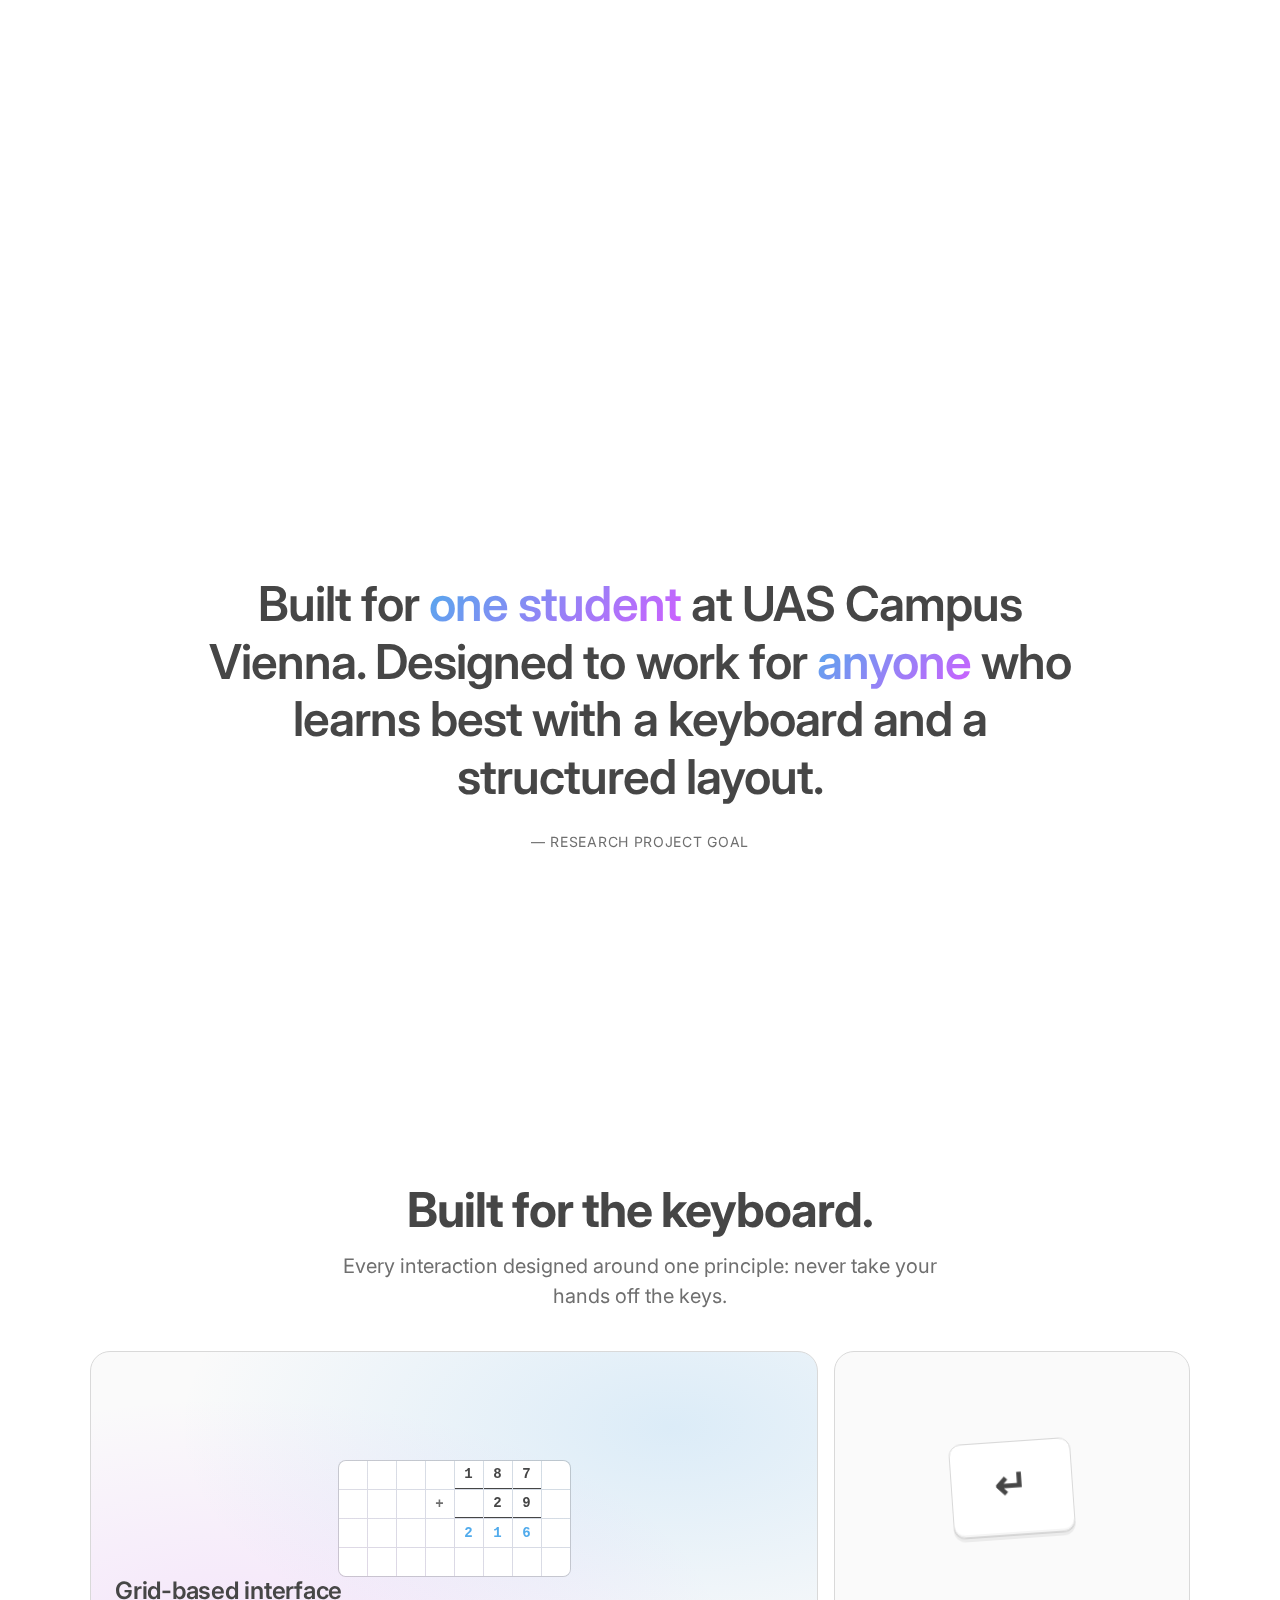
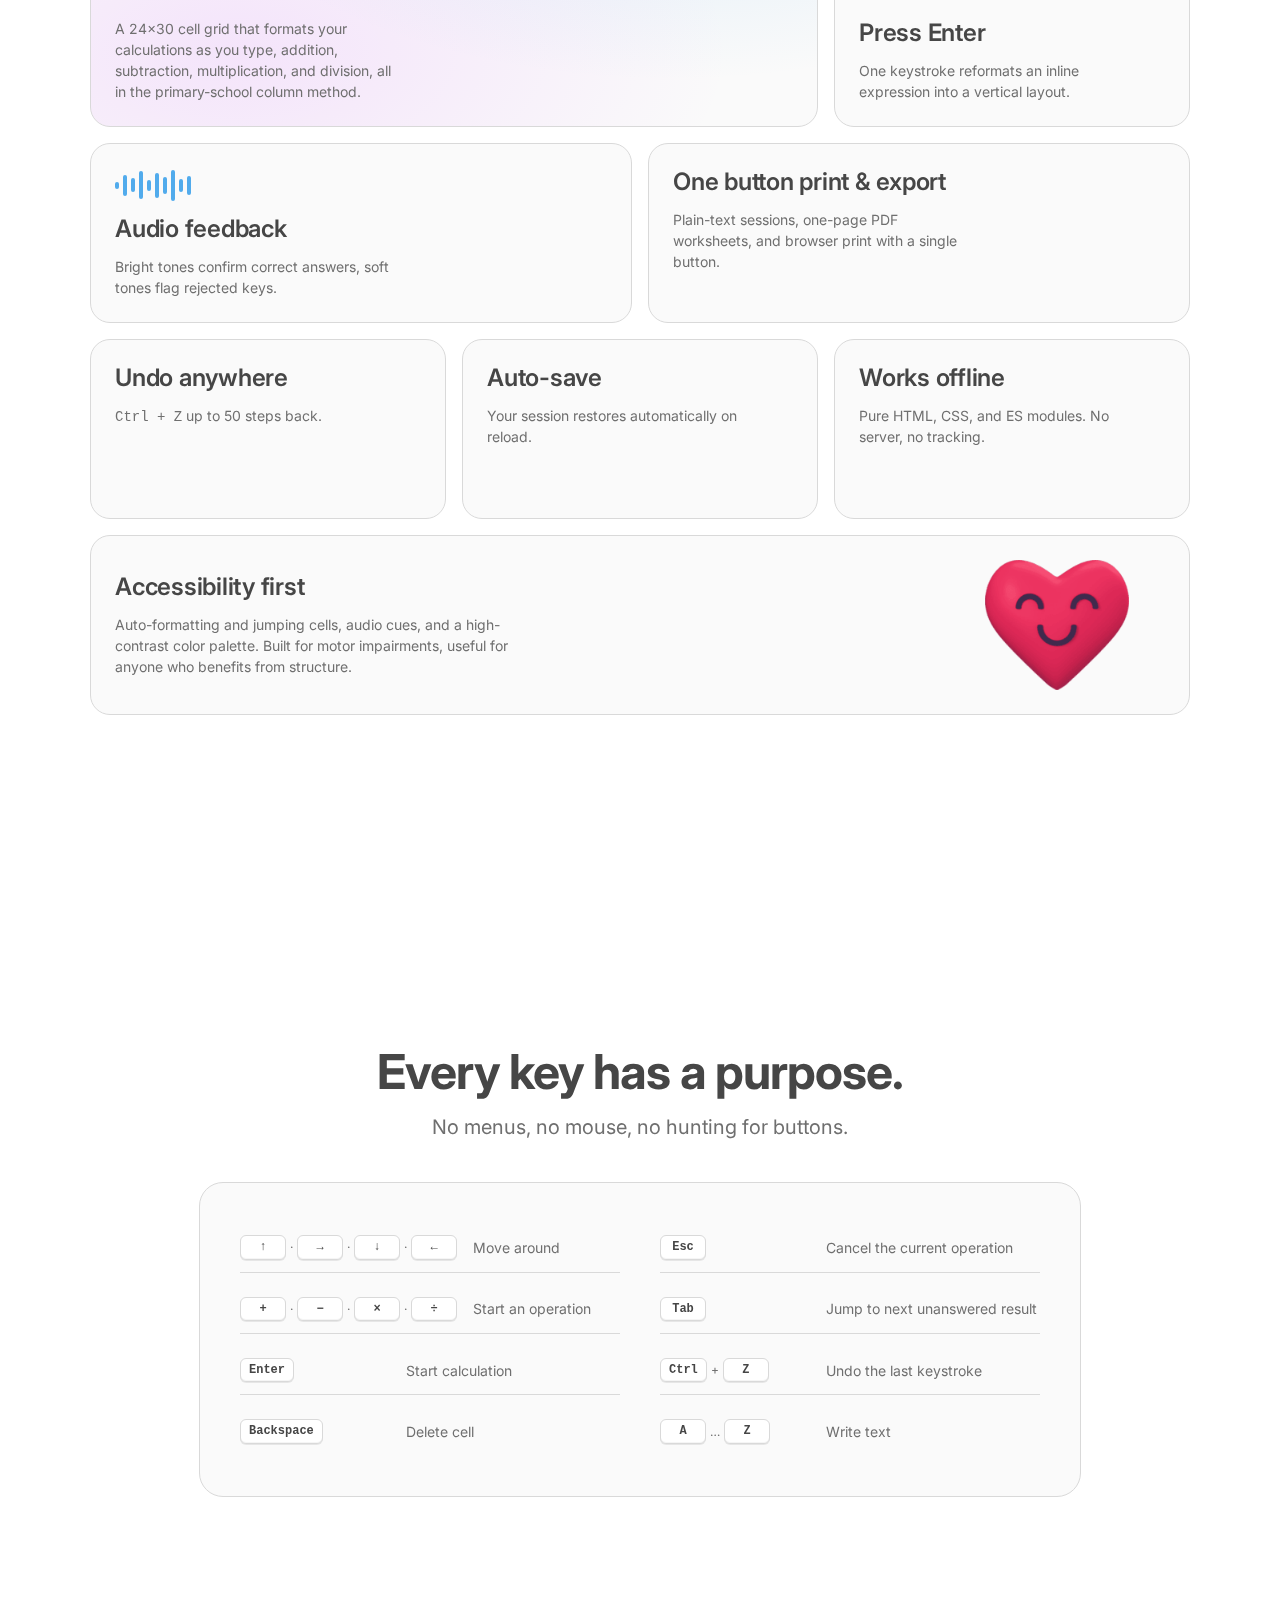
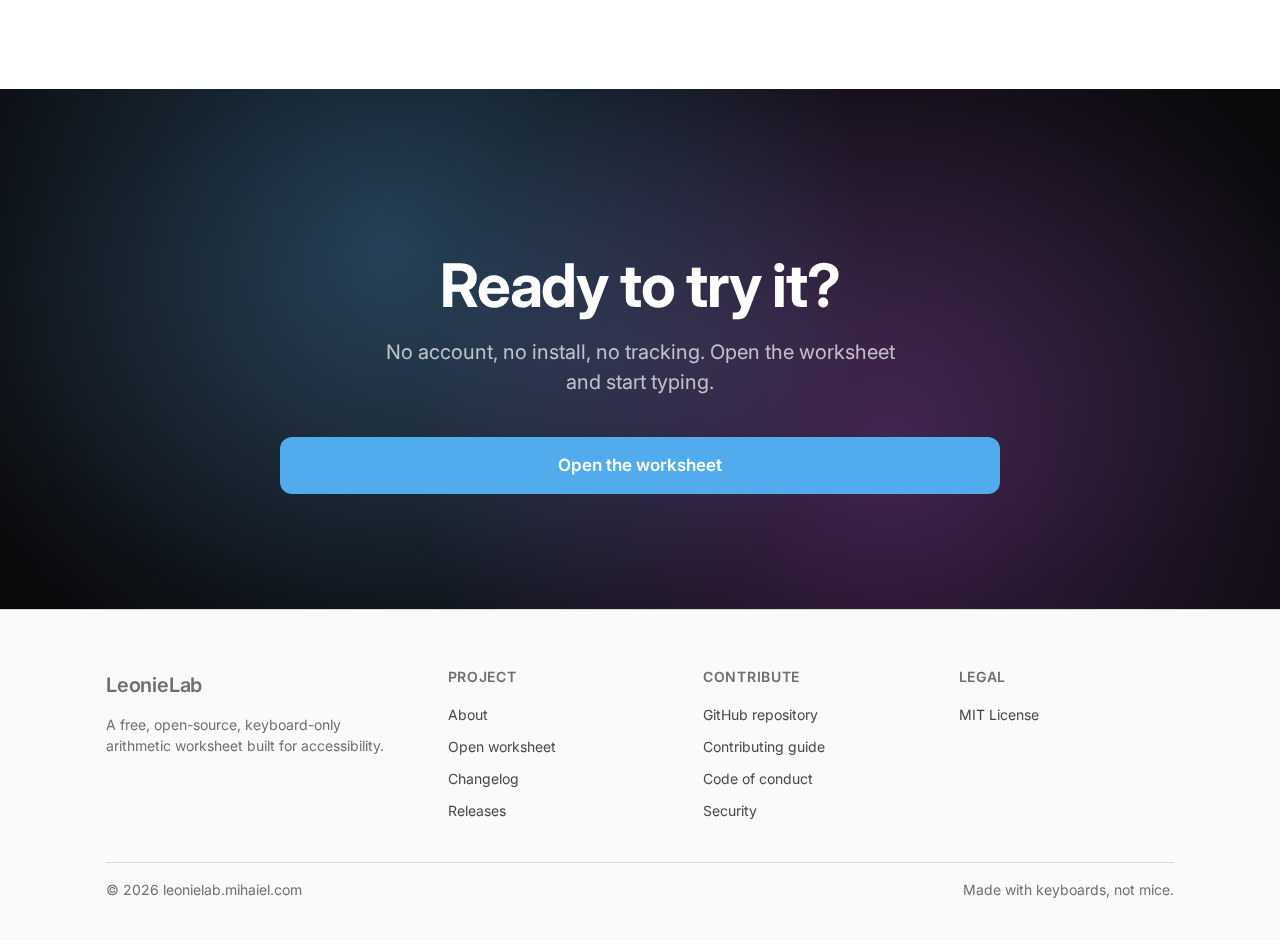
<file: public/index.html>
<!DOCTYPE html>
<html lang="en">
<head>
  <meta charset="UTF-8">
  <meta http-equiv="X-UA-Compatible" content="IE=edge">
  <meta name="viewport" content="width=device-width, initial-scale=1">
  <title>LeonieLab — Accessible Math Practice Tool</title>
  <meta name="description" content="Free, open-source keyboard-only arithmetic worksheet designed for students with motor impairments. Practice addition, subtraction, multiplication, and division in a structured grid.">
  <meta name="robots" content="index, follow">
  <link rel="icon" href="resources/img/icon.png">
  <link rel="preconnect" href="https://fonts.googleapis.com">
  <link rel="preconnect" href="https://fonts.gstatic.com" crossorigin>
  <link href="https://fonts.googleapis.com/css2?family=Inter:wght@400;500;600;700&display=swap" rel="stylesheet">
  <link rel="stylesheet" href="resources/css/base.css">
  <link rel="stylesheet" href="resources/css/layout.css">
  <link rel="stylesheet" href="resources/css/components.css">
  <link rel="stylesheet" href="resources/css/pages.css">
  <meta property="og:title" content="LeonieLab — Accessible Math Practice Tool">
  <meta property="og:description" content="Free, open-source keyboard-only arithmetic worksheet for students with motor impairments.">
  <meta property="og:type" content="website">
  <meta property="og:url" content="https://leonielab.mihaiel.com/">
  <meta property="og:image" content="resources/img/intro.png">
</head>

<body class="container">
  <header class="header">
    <div class="header-inner">
      <a class="logo" href="/">
        <svg width="52" height="55" viewBox="0 0 52 55" fill="none" xmlns="http://www.w3.org/2000/svg">
          <rect x="0.1" y="0.1" width="51.8" height="54.8" rx="3.9" fill="#CCCCCC" fill-opacity="0.15" stroke="#5B5B5B" stroke-width="0.2"/>
          <line x1="26.1" x2="26.1" y2="55" stroke="#5B5B5B" stroke-width="0.2"/>
          <line y1="27.9" x2="52" y2="27.9" stroke="#5B5B5B" stroke-width="0.2"/>
          <path d="M12.0781 21.1328V10.0703H14.875V21.1328H12.0781ZM7.94531 17V14.2031H19.0078V17H7.94531Z" fill="#464646"/>
          <path d="M16.8047 41.1094V43.75H9.50781V41.1094H16.8047Z" fill="#464646"/>
          <path d="M41.2578 7V23H37.875V10.2109H37.7813L34.1172 12.5078V9.50781L38.0781 7H41.2578Z" fill="#464646"/>
          <path d="M33.2969 49V46.5625L38.9922 41.2891C39.4766 40.8203 39.8828 40.3984 40.2109 40.0234C40.5443 39.6484 40.7969 39.2812 40.9688 38.9219C41.1406 38.5573 41.2266 38.1641 41.2266 37.7422C41.2266 37.2734 41.1198 36.8698 40.9063 36.5312C40.6927 36.1875 40.401 35.9245 40.0313 35.7422C39.6615 35.5547 39.2422 35.4609 38.7734 35.4609C38.2839 35.4609 37.8568 35.5599 37.4922 35.7578C37.1276 35.9557 36.8464 36.2396 36.6484 36.6094C36.4505 36.9792 36.3516 37.4193 36.3516 37.9297H33.1406C33.1406 36.8828 33.3776 35.974 33.8516 35.2031C34.3255 34.4323 34.9896 33.8359 35.8438 33.4141C36.6979 32.9922 37.6823 32.7812 38.7969 32.7812C39.9427 32.7812 40.9401 32.9844 41.7891 33.3906C42.6432 33.7917 43.3073 34.349 43.7813 35.0625C44.2552 35.776 44.4922 36.5937 44.4922 37.5156C44.4922 38.1198 44.3724 38.7161 44.1328 39.3047C43.8984 39.8932 43.4792 40.5469 42.875 41.2656C42.2708 41.9792 41.4193 42.8359 40.3203 43.8359L37.9844 46.125V46.2344H44.7031V49H33.2969Z" fill="#464646"/>
        </svg>
        <p class="logo-text">LeonieLab</p>
      </a>
      <nav class="nav">
        <div class="nav-links">
          <a href="/about/">About</a>
          <a href="https://github.com/Mihaiel/LeonieLab" target="_blank" rel="noopener">GitHub</a>
          <a href="/worksheet/" class="button">Start Now</a>
        </div>
      </nav>
    </div>
  </header>

  <main id="main-content">

    <!-- =========================================================
         HERO — scroll-driven expanding video
         ========================================================= -->
    <section class="hero-scroll" id="heroScroll">
      <div class="hero-pin" id="heroPin">

        <div class="hero-text" id="heroText">
          <span class="hero-eyebrow">
            <span class="dot"></span>
            Free &amp; open source
          </span>
          <h1>
            Math practice,<br>
            <span class="accent">without the barriers.</span>
          </h1>
          <p class="lead">
            A keyboard-only arithmetic worksheet built for students with motor impairments.
            Type a calculation, press Enter, and solve it in a primary-school column layout.
          </p>
          <div class="hero-buttons intro-buttons" style="justify-content:center;">
            <a class="button" href="/worksheet/">Start calculating</a>
            <a class="button button-white button-github" href="https://github.com/Mihaiel/LeonieLab" target="_blank" rel="noopener">
              <svg width="20" height="20" viewBox="0 0 22 22" fill="none" xmlns="http://www.w3.org/2000/svg">
                <path d="M11 0C4.9225 0 0 4.9225 0 11C0 15.8675 3.14875 19.9788 7.52125 21.4363C8.07125 21.5325 8.2775 21.2025 8.2775 20.9138C8.2775 20.6525 8.26375 19.7863 8.26375 18.865C5.5 19.3738 4.785 18.1912 4.565 17.5725C4.44125 17.2562 3.905 16.28 3.4375 16.0187C3.0525 15.8125 2.5025 15.3037 3.42375 15.29C4.29 15.2762 4.90875 16.0875 5.115 16.4175C6.105 18.0812 7.68625 17.6138 8.31875 17.325C8.415 16.61 8.70375 16.1287 9.02 15.8537C6.5725 15.5787 4.015 14.63 4.015 10.4225C4.015 9.22625 4.44125 8.23625 5.1425 7.46625C5.0325 7.19125 4.6475 6.06375 5.2525 4.55125C5.2525 4.55125 6.17375 4.2625 8.2775 5.67875C9.1575 5.43125 10.0925 5.3075 11.0275 5.3075C11.9625 5.3075 12.8975 5.43125 13.7775 5.67875C15.8813 4.24875 16.8025 4.55125 16.8025 4.55125C17.4075 6.06375 17.0225 7.19125 16.9125 7.46625C17.6138 8.23625 18.04 9.2125 18.04 10.4225C18.04 14.6437 15.4688 15.5787 13.0213 15.8537C13.42 16.1975 13.7638 16.8575 13.7638 17.8888C13.7638 19.36 13.75 20.5425 13.75 20.9138C13.75 21.2025 13.9563 21.5463 14.5063 21.4363C16.69 20.6991 18.5875 19.2956 19.9318 17.4235C21.2761 15.5513 21.9994 13.3048 22 11C22 4.9225 17.0775 0 11 0Z" fill="#51ABEC"/>
              </svg>
              View on GitHub
            </a>
          </div>
          <div class="scroll-hint">
            Scroll to explore
            <svg width="14" height="14" viewBox="0 0 16 16" fill="currentColor">
              <path d="M8 11.5a.75.75 0 0 1-.53-.22l-4-4a.75.75 0 1 1 1.06-1.06L8 9.69l3.47-3.47a.75.75 0 1 1 1.06 1.06l-4 4A.75.75 0 0 1 8 11.5Z"/>
            </svg>
          </div>
        </div>

        <div class="hero-video" id="heroVideo">
          <video
            src="resources/video/leonielab-showcase.mp4"
            poster="resources/img/intro.png"
            autoplay
            muted
            loop
            playsinline
            preload="metadata"
            aria-label="Preview of LeonieLab worksheet in action">
          </video>
        </div>

      </div>
    </section>

    <!-- =========================================================
         QUOTE
         ========================================================= -->
    <section class="pull-quote">
      <blockquote>
        Built for <span class="mark">one student</span> at UAS Campus Vienna.
        Designed to work for <span class="mark">anyone</span> who learns best
        with a keyboard and a structured layout.
      </blockquote>
      <cite>— Research Project Goal</cite>
    </section>

    <!-- =========================================================
         BENTO GRID — features
         ========================================================= -->
    <section class="bento-section">
      <div class="bento-heading">
        <h2>Built for the keyboard.</h2>
        <p>Every interaction designed around one principle: never take your hands off the keys.</p>
      </div>

      <div class="bento">
        <!-- XL: grid interface showcase -->
        <article class="bento-card xl">
          <div class="bento-visual">
            <div class="bento-mini-grid">
              <div></div><div></div><div></div><div></div><div class="underline">1</div><div class="underline">8</div><div class="underline">7</div><div></div>
              <div></div><div></div><div></div><div class="op">+</div><div class="underline"></div><div class="underline">2</div><div class="underline">9</div><div></div>
              <div></div><div></div><div></div><div></div><div class="res">2</div><div class="res">1</div><div class="res">6</div><div></div>
              <div></div><div></div><div></div><div></div><div></div><div></div><div></div><div></div>
            </div>
          </div>
          <h3>Grid-based interface</h3>
          <p>A 24×30 cell grid that formats your calculations as you type, addition, subtraction, multiplication, and division, all in the primary-school column method.</p>
        </article>

        <!-- LG: keycap visual -->
        <article class="bento-card lg">
          <div class="bento-visual">
            <div class="bento-keycap">↵</div>
          </div>
          <h3>Press Enter</h3>
          <p>One keystroke reformats an inline expression into a vertical layout.</p>
        </article>

        <!-- MD: audio feedback -->
        <article class="bento-card md">
          <div class="bento-waveform" aria-hidden="true">
            <span></span><span></span><span></span><span></span><span></span>
            <span></span><span></span><span></span><span></span><span></span>
          </div>
          <h3>Audio feedback</h3>
          <p>Bright tones confirm correct answers, soft tones flag rejected keys.</p>
        </article>

        <!-- MD: save / export -->
        <article class="bento-card md" style="justify-content: start;">
          <h3>One button print &amp; export</h3>
          <p>Plain-text sessions, one-page PDF worksheets, and browser print with a single button.</p>
        </article>

        <!-- SM: undo -->
        <article class="bento-card sm" style="justify-content: start;">
          <h3>Undo anywhere</h3>
          <p><code>Ctrl + Z</code> up to 50 steps back.</p>
        </article>

        <!-- SM: auto-save -->
        <article class="bento-card sm" style="justify-content: start;">
          <h3>Auto-save</h3>
          <p>Your session restores automatically on reload.</p>
        </article>

        <!-- SM: offline -->
        <article class="bento-card sm" style="justify-content: start;">
          <h3>Works offline</h3>
          <p>Pure HTML, CSS, and ES modules. No server, no tracking.</p>
        </article>

        <!-- WIDE: accessibility footprint -->
        <article class="bento-card wide has-side-image" style="justify-content: start;">
          <div class="bento-card-text">
            <h3>Accessibility first</h3>
            <p>Auto-formatting and jumping cells, audio cues, and a high-contrast color palette. Built for motor impairments, useful for anyone who benefits from structure.</p>
          </div>
          <img class="bento-side-image" src="resources/img/heart.png" alt="" aria-hidden="true">
        </article>
      </div>
    </section>

    <!-- =========================================================
         KEYBOARD SHORTCUTS
         ========================================================= -->
    <section class="keyboard-section">
      <h2>Every key has a purpose.</h2>
      <p class="subtitle">No menus, no mouse, no hunting for buttons.</p>

      <div class="keyboard-list">
        <div class="key-row">
          <div class="keys">
            <kbd>↑</kbd><span class="plus">·</span>
            <kbd>→</kbd><span class="plus">·</span>
            <kbd>↓</kbd><span class="plus">·</span>
            <kbd>←</kbd>
          </div>
          <span class="desc">Move around</span>
        </div>
        <div class="key-row">
          <div class="keys"><kbd>Esc</kbd></div>
          <span class="desc">Cancel the current operation</span>
        </div>
        <div class="key-row">
          <div class="keys">
            <kbd>+</kbd><span class="plus">·</span>
            <kbd>−</kbd><span class="plus">·</span>
            <kbd>×</kbd><span class="plus">·</span>
            <kbd>÷</kbd>
          </div>
          <span class="desc">Start an operation</span>
        </div>
        <div class="key-row">
          <div class="keys"><kbd>Tab</kbd></div>
          <span class="desc">Jump to next unanswered result</span>
        </div>
        <div class="key-row">
          <div class="keys"><kbd>Enter</kbd></div>
          <span class="desc">Start calculation</span>
        </div>
        <div class="key-row">
          <div class="keys"><kbd>Ctrl</kbd><span class="plus">+</span><kbd>Z</kbd></div>
          <span class="desc">Undo the last keystroke</span>
        </div>
        <div class="key-row">
          <div class="keys"><kbd>Backspace</kbd></div>
          <span class="desc">Delete cell</span>
        </div>
        <div class="key-row">
          <div class="keys"><kbd>A</kbd><span class="plus">…</span><kbd>Z</kbd></div>
          <span class="desc">Write text</span>
        </div>
      </div>
    </section>

    <!-- =========================================================
         CTA BANNER
         ========================================================= -->
    <section class="cta-banner">
      <div class="cta-banner-inner">
        <h2>Ready to try it?</h2>
        <p>No account, no install, no tracking. Open the worksheet and start typing.</p>
        <a class="button" href="/worksheet/">Open the worksheet</a>
      </div>
    </section>

  </main>

  <footer class="footer">
    <div class="footer-inner">
      <div class="footer-cols">
        <div class="footer-brand">
          <p class="logo-text">LeonieLab</p>
          <p>A free, open-source, keyboard-only arithmetic worksheet built for accessibility.</p>
        </div>
        <div class="footer-col">
          <h4>Project</h4>
          <ul>
            <li><a href="/about/">About</a></li>
            <li><a href="/worksheet/">Open worksheet</a></li>
            <li><a href="https://github.com/Mihaiel/LeonieLab/blob/main/CHANGELOG.md" target="_blank" rel="noopener">Changelog</a></li>
            <li><a href="https://github.com/Mihaiel/LeonieLab/releases" target="_blank" rel="noopener">Releases</a></li>
          </ul>
        </div>
        <div class="footer-col">
          <h4>Contribute</h4>
          <ul>
            <li><a href="https://github.com/Mihaiel/LeonieLab" target="_blank" rel="noopener">GitHub repository</a></li>
            <li><a href="https://github.com/Mihaiel/LeonieLab/blob/main/CONTRIBUTING.md" target="_blank" rel="noopener">Contributing guide</a></li>
            <li><a href="https://github.com/Mihaiel/LeonieLab/blob/main/CODE_OF_CONDUCT.md" target="_blank" rel="noopener">Code of conduct</a></li>
            <li><a href="https://github.com/Mihaiel/LeonieLab/blob/main/SECURITY.md" target="_blank" rel="noopener">Security</a></li>
          </ul>
        </div>
        <div class="footer-col">
          <h4>Legal</h4>
          <ul>
            <li><a href="https://github.com/Mihaiel/LeonieLab/blob/main/LICENSE" target="_blank" rel="noopener">MIT License</a></li>
          </ul>
        </div>
      </div>
      <div class="footer-bottom">
        <span>© <span id="year"></span> leonielab.mihaiel.com</span>
        <span>Made with keyboards, not mice.</span>
      </div>
    </div>
  </footer>

  <script>
    document.getElementById("year").textContent = new Date().getFullYear();

    // -------------------------------------------------------------
    // Scroll-driven hero: maps scroll progress through .hero-scroll
    // onto a CSS custom property --progress (0 → 1) on .hero-pin.
    // All visual changes (video size, radius, text fade) derive
    // from that variable in CSS.
    // -------------------------------------------------------------
    (function(){
      const reduceMotion = window.matchMedia('(prefers-reduced-motion: reduce)').matches;
      if (reduceMotion) return;

      const section = document.getElementById('heroScroll');
      const pin     = document.getElementById('heroPin');
      const text    = document.getElementById('heroText');
      if (!section || !pin) return;

      let ticking = false;
      let lastProgress = -1;

      function update(){
        ticking = false;
        const rect = section.getBoundingClientRect();
        const scrollable = rect.height - window.innerHeight;
        if (scrollable <= 0) return;
        const scrolled = Math.min(Math.max(-rect.top, 0), scrollable);
        // Ease the raw 0-1 progress with a gentle cubic so the
        // growth feels smoother near the start and end.
        const raw = scrolled / scrollable;
        const eased = raw * raw * (3 - 2 * raw); // smoothstep
        if (Math.abs(eased - lastProgress) < 0.001) return;
        lastProgress = eased;
        pin.style.setProperty('--progress', eased.toFixed(4));
        // Hide pointer events on text once it's faded out so the
        // buttons under the growing video stay clickable.
        if (text) text.dataset.progressHidden = eased > 0.55 ? 'true' : 'false';
      }

      function onScroll(){
        if (!ticking){
          requestAnimationFrame(update);
          ticking = true;
        }
      }

      window.addEventListener('scroll', onScroll, { passive: true });
      window.addEventListener('resize', onScroll);
      update();
    })();
  </script>
</body>
</html>
</file>
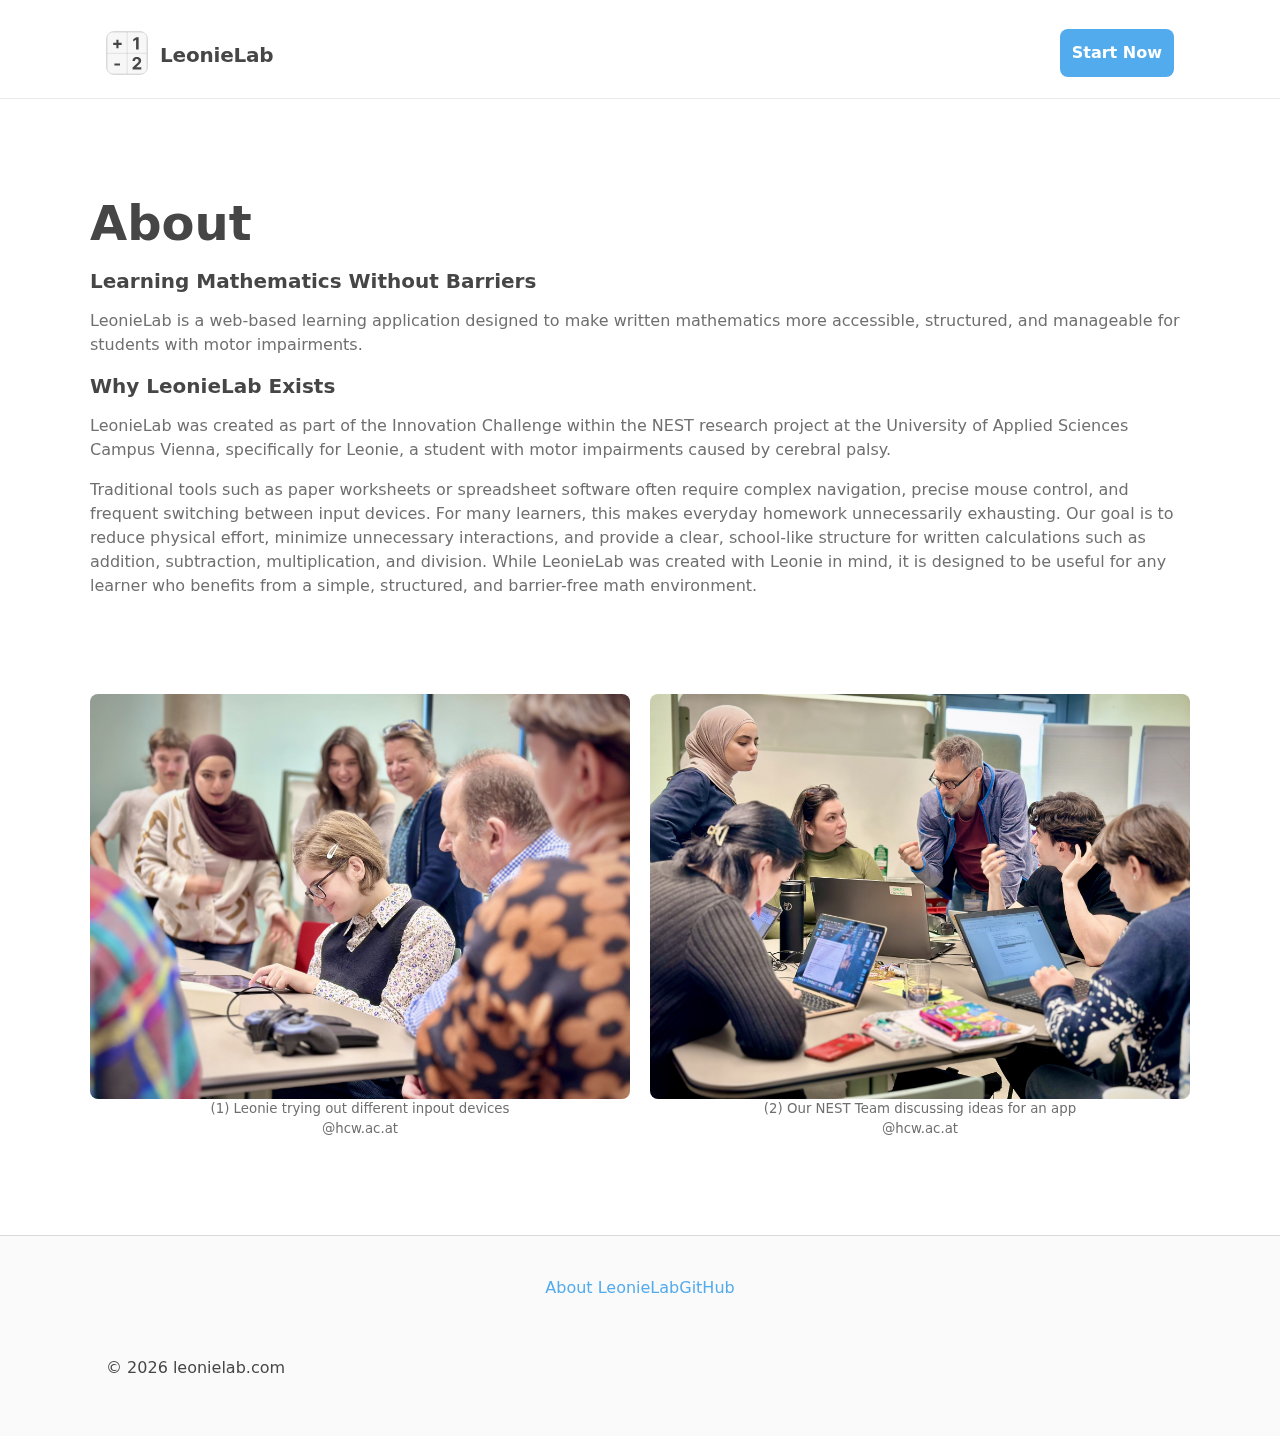
<file: about.html>
<!DOCTYPE html>
<html lang="en">
<head>
  <meta charset="UTF-8">
  <meta http-equiv="X-UA-Compatible" content="IE=edge">
  <meta name="viewport" content="width=device-width, initial-scale=1">
  <title>About LeonieLab</title>
  <meta name="description" content="Description">
  <meta name="robots" content="index, follow">
  <link rel="icon" href="img/icon.png">
  <link rel="stylesheet" href="/content/css/base.css">
  <link rel="stylesheet" href="/content/css/layout.css">
  <link rel="stylesheet" href="/content/css/components.css">
  <link rel="stylesheet" href="/content/css/pages.css">
  <meta property="og:title" content="LeonieLab">
  <meta property="og:description" content="Description">
  <meta property="og:type" content="website">
  <meta property="og:url" content="URL">
  <meta property="og:image" content="/assets/og-image.jpg">
</head>

<body class="container">
  <header class="header">
    <div class="header-inner">
      <a class="logo" href="index.html">
        <svg width="52" height="55" viewBox="0 0 52 55" fill="none" xmlns="http://www.w3.org/2000/svg">
          <rect x="0.1" y="0.1" width="51.8" height="54.8" rx="3.9" fill="#CCCCCC" fill-opacity="0.15" stroke="#5B5B5B" stroke-width="0.2"/>
          <line x1="26.1" x2="26.1" y2="55" stroke="#5B5B5B" stroke-width="0.2"/>
          <line y1="27.9" x2="52" y2="27.9" stroke="#5B5B5B" stroke-width="0.2"/>
          <path d="M12.0781 21.1328V10.0703H14.875V21.1328H12.0781ZM7.94531 17V14.2031H19.0078V17H7.94531Z" fill="#464646"/>
          <path d="M16.8047 41.1094V43.75H9.50781V41.1094H16.8047Z" fill="#464646"/>
          <path d="M41.2578 7V23H37.875V10.2109H37.7813L34.1172 12.5078V9.50781L38.0781 7H41.2578Z" fill="#464646"/>
          <path d="M33.2969 49V46.5625L38.9922 41.2891C39.4766 40.8203 39.8828 40.3984 40.2109 40.0234C40.5443 39.6484 40.7969 39.2812 40.9688 38.9219C41.1406 38.5573 41.2266 38.1641 41.2266 37.7422C41.2266 37.2734 41.1198 36.8698 40.9063 36.5312C40.6927 36.1875 40.401 35.9245 40.0313 35.7422C39.6615 35.5547 39.2422 35.4609 38.7734 35.4609C38.2839 35.4609 37.8568 35.5599 37.4922 35.7578C37.1276 35.9557 36.8464 36.2396 36.6484 36.6094C36.4505 36.9792 36.3516 37.4193 36.3516 37.9297H33.1406C33.1406 36.8828 33.3776 35.974 33.8516 35.2031C34.3255 34.4323 34.9896 33.8359 35.8438 33.4141C36.6979 32.9922 37.6823 32.7812 38.7969 32.7812C39.9427 32.7812 40.9401 32.9844 41.7891 33.3906C42.6432 33.7917 43.3073 34.349 43.7813 35.0625C44.2552 35.776 44.4922 36.5937 44.4922 37.5156C44.4922 38.1198 44.3724 38.7161 44.1328 39.3047C43.8984 39.8932 43.4792 40.5469 42.875 41.2656C42.2708 41.9792 41.4193 42.8359 40.3203 43.8359L37.9844 46.125V46.2344H44.7031V49H33.2969Z" fill="#464646"/>
        </svg>
        <p class="logo-text">LeonieLab</p>
      </a>
      <nav class="nav">
        <ul class="nav-list">
          <li><a href="worksheet.html" class="button">Start Now</a></li>
        </ul>
      </nav>
    </div>
  </header>
  
  <main id="main-content">
    <section class="about-us">
        <h1>About</h1>
        <h2 class="h4">Learning Mathematics Without Barriers</h2>
        <p class="text-muted">LeonieLab is a web-based learning application designed to make 
            written mathematics more accessible, structured, and manageable 
            for students with motor impairments.</p>

        <h2 class="h4">Why LeonieLab Exists</h2>
        <p class="text-muted">LeonieLab was created as part of the Innovation Challenge
            within the NEST research project at the University of Applied Sciences Campus
            Vienna, specifically for Leonie, a student with motor impairments caused by cerebral palsy.
        </p>
        <p class="text-muted">Traditional tools such as paper worksheets or spreadsheet software 
            often require complex navigation, precise mouse control, and frequent switching between
             input devices. For many learners, this makes everyday homework unnecessarily exhausting. 
             Our goal is to reduce physical effort, minimize unnecessary interactions, and provide a clear, 
             school-like structure for written calculations such as addition, subtraction, multiplication, and division. 
             While LeonieLab was created with Leonie in mind, it is designed to be useful for any learner 
             who benefits from a simple, structured, and barrier-free math environment.
        </p>
    </section>
    <section class="about-us-images">
        <div class="about-us-image">
            <img src="content/img/leonie-2.jpg" Alt="Our NEST Reserach team brainstorming ideas">
            <small>(1) Leonie trying out different inpout devices</small>
            <small>@hcw.ac.at</small>
        </div>
        <div class="about-us-image">
            <img src="content/img/leonie-1.jpg" Alt="Our NEST Reserach team brainstorming ideas">
            <small>(2) Our NEST Team discussing ideas for an app</small>
            <small>@hcw.ac.at</small>
        </div>
    </section>
  </main>

  <footer class="footer">
    <div class="footer-inner">
      <nav class="footer-nav">
        <a href="about.html">About LeonieLab</a>
        <a href="https://github.com/Mihaiel/LeonieLab" target="_blank">GitHub</a>
      </nav>

      <p class="footer-copyright">
        © <span id="year"></span> leonielab.com
      </p>
    </div>
  </footer>
  <script src="js/main.js" defer></script>
  <script>
    document.getElementById("year").textContent = new Date().getFullYear();
  </script>
</body>
</html>
</file>
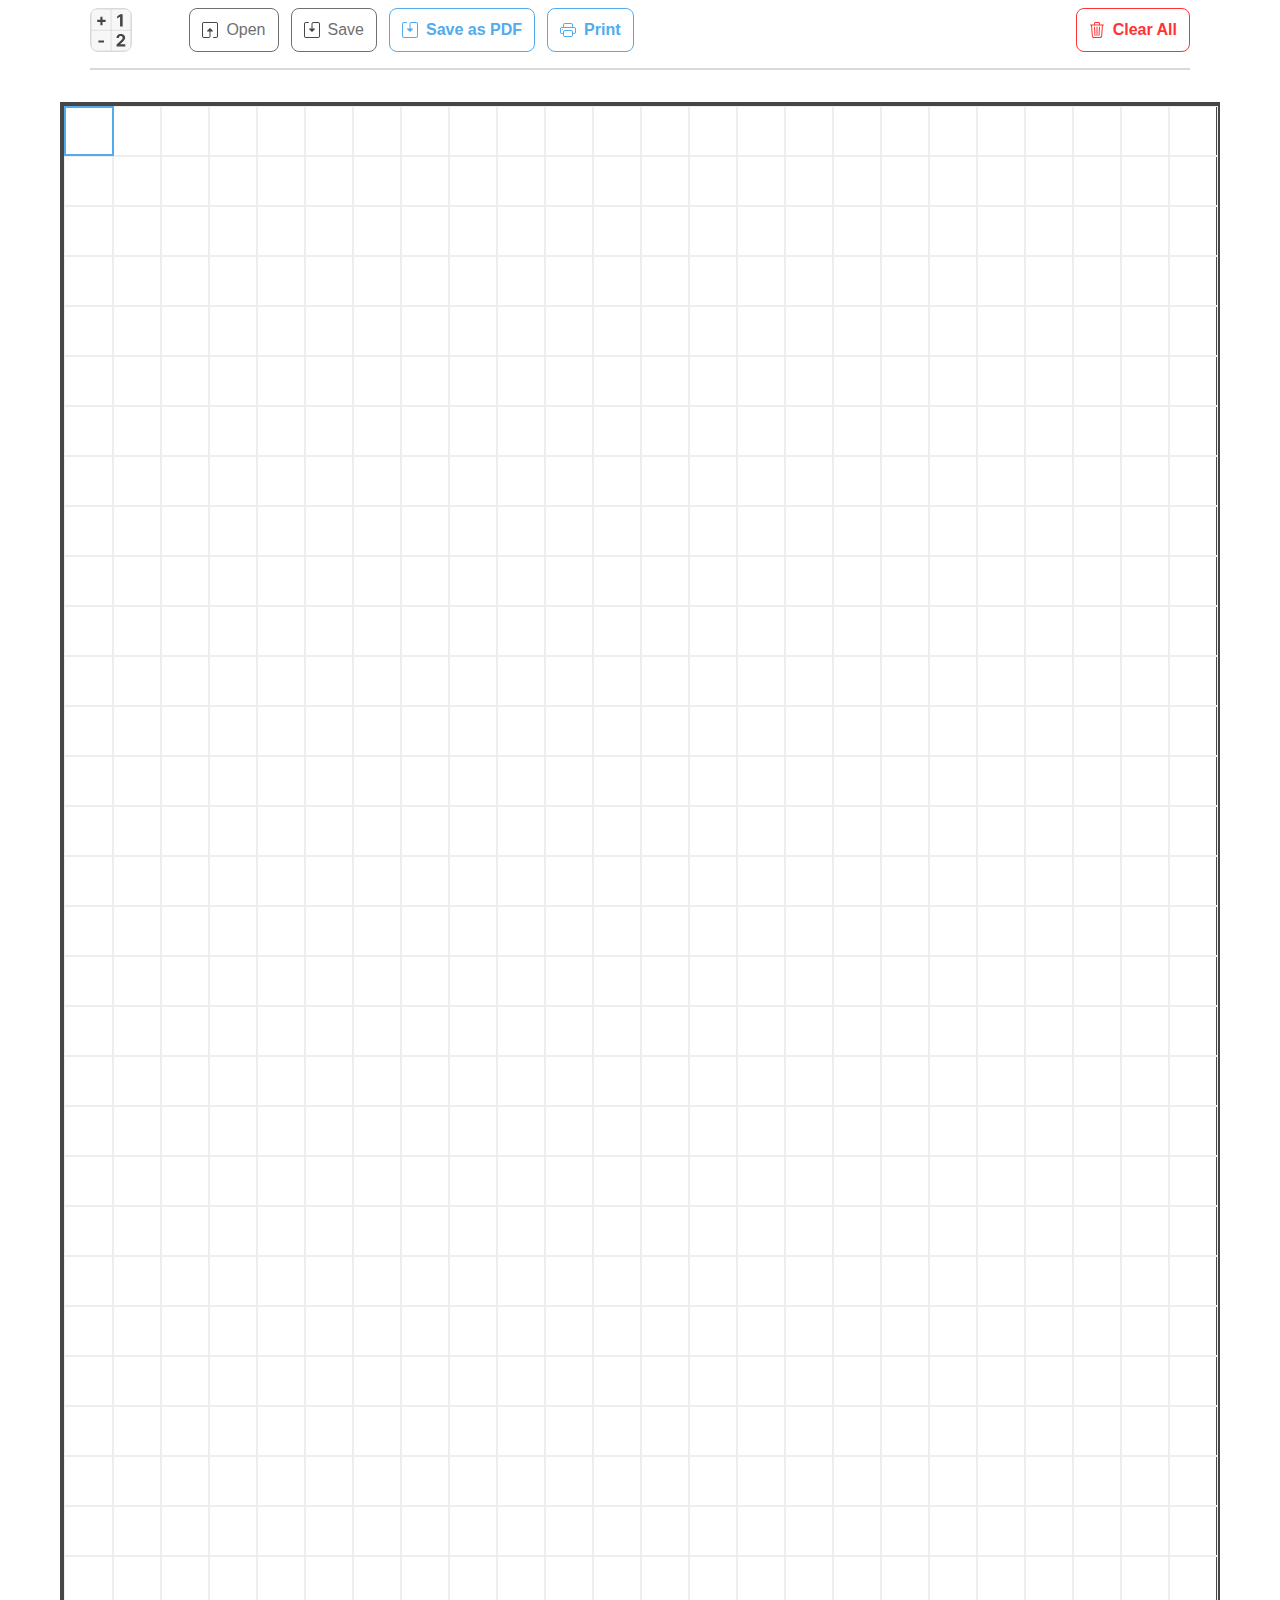
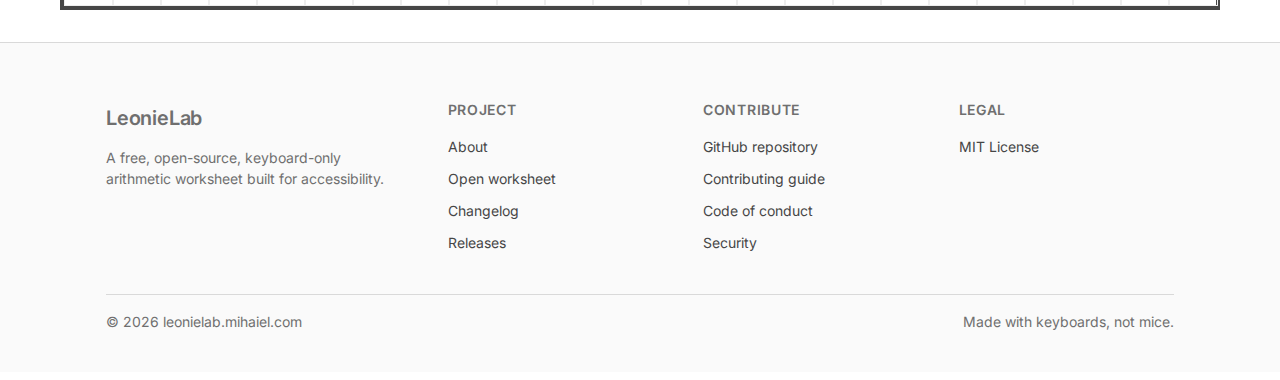
<file: worksheet.html>
<!DOCTYPE html>
<html lang="en">
<head>
  <meta charset="UTF-8">
  <meta http-equiv="X-UA-Compatible" content="IE=edge">
  <meta name="viewport" content="width=device-width, initial-scale=1">
  <title>LeonieLab Worksheet</title>
  <meta name="description" content="Keyboard-only arithmetic worksheet. Type calculations inline, press Enter to format, and solve addition, subtraction, multiplication, and division in a primary-school layout.">
  <meta name="robots" content="index, follow">
  <link rel="icon" href="content/img/icon.png">
  <link rel="preconnect" href="https://fonts.googleapis.com">
  <link rel="preconnect" href="https://fonts.gstatic.com" crossorigin>
  <link href="https://fonts.googleapis.com/css2?family=Inter:wght@400;500;600;700&display=swap" rel="stylesheet">
  <link rel="stylesheet" href="content/css/base.css">
  <link rel="stylesheet" href="content/css/layout.css">
  <link rel="stylesheet" href="content/css/components.css">
  <link rel="stylesheet" href="content/css/pages.css">
  <meta property="og:title" content="LeonieLab Worksheet">
  <meta property="og:description" content="Keyboard-only arithmetic worksheet for accessible math practice.">
  <meta property="og:type" content="website">
  <meta property="og:url" content="https://leonielab.mihaiel.com/worksheet.html">
  <meta property="og:image" content="content/img/intro.png">
</head>

<body class="container">
  <header class="header-worksheet">
    <div class="header-inner">
      <a class="logo" href="index.html">
        <svg width="52" height="55" viewBox="0 0 52 55" fill="none" xmlns="http://www.w3.org/2000/svg">
          <rect x="0.1" y="0.1" width="51.8" height="54.8" rx="3.9" fill="#CCCCCC" fill-opacity="0.15" stroke="#5B5B5B" stroke-width="0.2"/>
          <line x1="26.1" x2="26.1" y2="55" stroke="#5B5B5B" stroke-width="0.2"/>
          <line y1="27.9" x2="52" y2="27.9" stroke="#5B5B5B" stroke-width="0.2"/>
          <path d="M12.0781 21.1328V10.0703H14.875V21.1328H12.0781ZM7.94531 17V14.2031H19.0078V17H7.94531Z" fill="#464646"/>
          <path d="M16.8047 41.1094V43.75H9.50781V41.1094H16.8047Z" fill="#464646"/>
          <path d="M41.2578 7V23H37.875V10.2109H37.7813L34.1172 12.5078V9.50781L38.0781 7H41.2578Z" fill="#464646"/>
          <path d="M33.2969 49V46.5625L38.9922 41.2891C39.4766 40.8203 39.8828 40.3984 40.2109 40.0234C40.5443 39.6484 40.7969 39.2812 40.9688 38.9219C41.1406 38.5573 41.2266 38.1641 41.2266 37.7422C41.2266 37.2734 41.1198 36.8698 40.9063 36.5312C40.6927 36.1875 40.401 35.9245 40.0313 35.7422C39.6615 35.5547 39.2422 35.4609 38.7734 35.4609C38.2839 35.4609 37.8568 35.5599 37.4922 35.7578C37.1276 35.9557 36.8464 36.2396 36.6484 36.6094C36.4505 36.9792 36.3516 37.4193 36.3516 37.9297H33.1406C33.1406 36.8828 33.3776 35.974 33.8516 35.2031C34.3255 34.4323 34.9896 33.8359 35.8438 33.4141C36.6979 32.9922 37.6823 32.7812 38.7969 32.7812C39.9427 32.7812 40.9401 32.9844 41.7891 33.3906C42.6432 33.7917 43.3073 34.349 43.7813 35.0625C44.2552 35.776 44.4922 36.5937 44.4922 37.5156C44.4922 38.1198 44.3724 38.7161 44.1328 39.3047C43.8984 39.8932 43.4792 40.5469 42.875 41.2656C42.2708 41.9792 41.4193 42.8359 40.3203 43.8359L37.9844 46.125V46.2344H44.7031V49H33.2969Z" fill="#464646"/>
        </svg>
      </a>
      <nav class="nav">
        <ul class="nav-list">
            <div class="left-side">
                <li><button id="btnOpen" class="button-grey">
                    <svg width="16" height="16" viewBox="0 0 16 16" fill="none" xmlns="http://www.w3.org/2000/svg">
                    <path d="M14 15C14.5523 15 15 14.5523 15 14L15 2C15 1.44772 14.5523 1 14 1L2 1C1.44772 1 1 1.44772 1 2L1 14C1 14.5523 1.44772 15 2 15H6.5C7.05229 15 7.5 14.5523 7.5 14V9.5H5.5C5.29777 9.5 5.11545 9.37818 5.03806 9.19134C4.96067 9.0045 5.00345 8.78945 5.14645 8.64645L7.64645 6.14645C7.84171 5.95118 8.15829 5.95118 8.35355 6.14645L10.8536 8.64645C10.9966 8.78945 11.0393 9.0045 10.9619 9.19134C10.8845 9.37818 10.7022 9.5 10.5 9.5H8.5V14C8.5 15.1046 7.60457 16 6.5 16H2C0.895431 16 0 15.1046 0 14V2C0 0.895431 0.895431 0 2 0L14 0C15.1046 0 16 0.895431 16 2L16 14C16 15.1046 15.1046 16 14 16H11.5C11.2239 16 11 15.7761 11 15.5C11 15.2239 11.2239 15 11.5 15H14Z" fill="#464646"/>
                    </svg>
                    Open</button></li>
                <li><button id="btnSave" class="button-grey">
                    <svg width="16" height="16" viewBox="0 0 16 16" fill="none" xmlns="http://www.w3.org/2000/svg">
                    <path d="M2 1C1.44772 1 1 1.44772 1 2V14C1 14.5523 1.44772 15 2 15H14C14.5523 15 15 14.5523 15 14V2C15 1.44772 14.5523 1 14 1H9.5C8.94771 1 8.5 1.44772 8.5 2V6.5H10.5C10.7022 6.5 10.8845 6.62182 10.9619 6.80866C11.0393 6.9955 10.9966 7.21055 10.8536 7.35355L8.35355 9.85355C8.15829 10.0488 7.84171 10.0488 7.64645 9.85355L5.14645 7.35355C5.00345 7.21055 4.96067 6.9955 5.03806 6.80866C5.11545 6.62182 5.29777 6.5 5.5 6.5H7.5V2C7.5 0.895431 8.39543 0 9.5 0L14 0C15.1046 0 16 0.895431 16 2V14C16 15.1046 15.1046 16 14 16H2C0.89543 16 0 15.1046 0 14L0 2C0 0.895431 0.895431 0 2 0L4.5 0C4.77614 0 5 0.223858 5 0.5C5 0.776142 4.77614 1 4.5 1H2Z" fill="#464646"/>
                    </svg>
                    Save</button></li>
                <li><button id="btnSavePdf" class="button-white">
                    <svg width="16" height="16" viewBox="0 0 16 16" fill="none" xmlns="http://www.w3.org/2000/svg">
                    <path d="M2 1C1.44772 1 1 1.44772 1 2V14C1 14.5523 1.44772 15 2 15H14C14.5523 15 15 14.5523 15 14V2C15 1.44772 14.5523 1 14 1H9.5C8.94771 1 8.5 1.44772 8.5 2V6.5H10.5C10.7022 6.5 10.8845 6.62182 10.9619 6.80866C11.0393 6.9955 10.9966 7.21055 10.8536 7.35355L8.35355 9.85355C8.15829 10.0488 7.84171 10.0488 7.64645 9.85355L5.14645 7.35355C5.00345 7.21055 4.96067 6.9955 5.03806 6.80866C5.11545 6.62182 5.29777 6.5 5.5 6.5H7.5V2C7.5 0.895431 8.39543 0 9.5 0L14 0C15.1046 0 16 0.895431 16 2V14C16 15.1046 15.1046 16 14 16H2C0.89543 16 0 15.1046 0 14L0 2C0 0.895431 0.895431 0 2 0L4.5 0C4.77614 0 5 0.223858 5 0.5C5 0.776142 4.77614 1 4.5 1H2Z" fill="#51ABEC"/>
                    </svg>
                    Save as PDF</button></li>
                <li><button id="btnPrint" class="button-white">
                    <svg width="16" height="16" viewBox="0 0 16 16" fill="none" xmlns="http://www.w3.org/2000/svg">
                    <path d="M2.5 8C2.77614 8 3 7.77614 3 7.5C3 7.22386 2.77614 7 2.5 7C2.22386 7 2 7.22386 2 7.5C2 7.77614 2.22386 8 2.5 8Z" fill="#51ABEC"/>
                    <path d="M5 1C3.89543 1 3 1.89543 3 3V5H2C0.895431 5 0 5.89543 0 7V10C0 11.1046 0.895431 12 2 12H3V13C3 14.1046 3.89543 15 5 15H11C12.1046 15 13 14.1046 13 13V12H14C15.1046 12 16 11.1046 16 10V7C16 5.89543 15.1046 5 14 5H13V3C13 1.89543 12.1046 1 11 1H5ZM4 3C4 2.44772 4.44772 2 5 2H11C11.5523 2 12 2.44772 12 3V5H4V3ZM5 8C3.89543 8 3 8.89543 3 10V11H2C1.44772 11 1 10.5523 1 10V7C1 6.44772 1.44772 6 2 6H14C14.5523 6 15 6.44772 15 7V10C15 10.5523 14.5523 11 14 11H13V10C13 8.89543 12.1046 8 11 8H5ZM12 10V13C12 13.5523 11.5523 14 11 14H5C4.44772 14 4 13.5523 4 13V10C4 9.44772 4.44772 9 5 9H11C11.5523 9 12 9.44772 12 10Z" fill="#51ABEC"/>
                    </svg>
                    Print</button></li>
            </div>
            <div class="right-side">
                <li><button id="btnClear" class="button-red">
                    <svg width="16" height="16" viewBox="0 0 16 16" fill="none" xmlns="http://www.w3.org/2000/svg">
                    <path d="M6.5 1H9.5C9.77614 1 10 1.22386 10 1.5V2.5H6V1.5C6 1.22386 6.22386 1 6.5 1ZM11 2.5V1.5C11 0.671573 10.3284 0 9.5 0H6.5C5.67157 0 5 0.671573 5 1.5V2.5H2.50566C2.50226 2.49997 2.49885 2.49997 2.49544 2.5H1.5C1.22386 2.5 1 2.72386 1 3C1 3.27614 1.22386 3.5 1.5 3.5H2.0384L2.89116 14.1595C2.97431 15.1989 3.84207 16 4.88479 16H11.1152C12.1579 16 13.0257 15.1989 13.1088 14.1595L13.9616 3.5H14.5C14.7761 3.5 15 3.27614 15 3C15 2.72386 14.7761 2.5 14.5 2.5H13.5046C13.5011 2.49997 13.4977 2.49997 13.4943 2.5H11ZM12.9584 3.5L12.112 14.0797C12.0704 14.5994 11.6366 15 11.1152 15H4.88479C4.36343 15 3.92955 14.5994 3.88798 14.0797L3.0416 3.5H12.9584ZM5.47064 4.50086C5.74631 4.48465 5.98292 4.69497 5.99914 4.97064L6.49914 13.4706C6.51535 13.7463 6.30503 13.9829 6.02936 13.9991C5.7537 14.0154 5.51708 13.805 5.50086 13.5294L5.00086 5.02936C4.98465 4.7537 5.19497 4.51708 5.47064 4.50086ZM10.5294 4.50086C10.805 4.51708 11.0154 4.7537 10.9991 5.02936L10.4991 13.5294C10.4829 13.805 10.2463 14.0154 9.97064 13.9991C9.69497 13.9829 9.48465 13.7463 9.50086 13.4706L10.0009 4.97064C10.0171 4.69497 10.2537 4.48465 10.5294 4.50086ZM8 4.5C8.27614 4.5 8.5 4.72386 8.5 5V13.5C8.5 13.7761 8.27614 14 8 14C7.72386 14 7.5 13.7761 7.5 13.5V5C7.5 4.72386 7.72386 4.5 8 4.5Z" fill="#FF3333"/>
                    </svg>
                    Clear All</button></li>
            </div>
        </ul>
      </nav>
    </div>
  </header>
  
  <main id="main-content">
  </main>

  <footer class="footer">
    <div class="footer-inner">
      <div class="footer-cols">
        <div class="footer-brand">
          <p class="logo-text">LeonieLab</p>
          <p>A free, open-source, keyboard-only arithmetic worksheet built for accessibility.</p>
        </div>
        <div class="footer-col">
          <h4>Project</h4>
          <ul>
            <li><a href="about.html">About</a></li>
            <li><a href="worksheet.html">Open worksheet</a></li>
            <li><a href="https://github.com/Mihaiel/LeonieLab/blob/main/CHANGELOG.md" target="_blank" rel="noopener">Changelog</a></li>
            <li><a href="https://github.com/Mihaiel/LeonieLab/releases" target="_blank" rel="noopener">Releases</a></li>
          </ul>
        </div>
        <div class="footer-col">
          <h4>Contribute</h4>
          <ul>
            <li><a href="https://github.com/Mihaiel/LeonieLab" target="_blank" rel="noopener">GitHub repository</a></li>
            <li><a href="https://github.com/Mihaiel/LeonieLab/blob/main/CONTRIBUTING.md" target="_blank" rel="noopener">Contributing guide</a></li>
            <li><a href="https://github.com/Mihaiel/LeonieLab/blob/main/CODE_OF_CONDUCT.md" target="_blank" rel="noopener">Code of conduct</a></li>
            <li><a href="https://github.com/Mihaiel/LeonieLab/blob/main/SECURITY.md" target="_blank" rel="noopener">Security</a></li>
          </ul>
        </div>
        <div class="footer-col">
          <h4>Legal</h4>
          <ul>
            <li><a href="https://github.com/Mihaiel/LeonieLab/blob/main/LICENSE" target="_blank" rel="noopener">MIT License</a></li>
          </ul>
        </div>
      </div>
      <div class="footer-bottom">
        <span>© <span id="year"></span> leonielab.mihaiel.com</span>
        <span>Made with keyboards, not mice.</span>
      </div>
    </div>
  </footer>
  <script type="module" src="js/main.js" defer></script>
  <script>
    document.getElementById("year").textContent = new Date().getFullYear();
  </script>
</body>
</html>
</file>
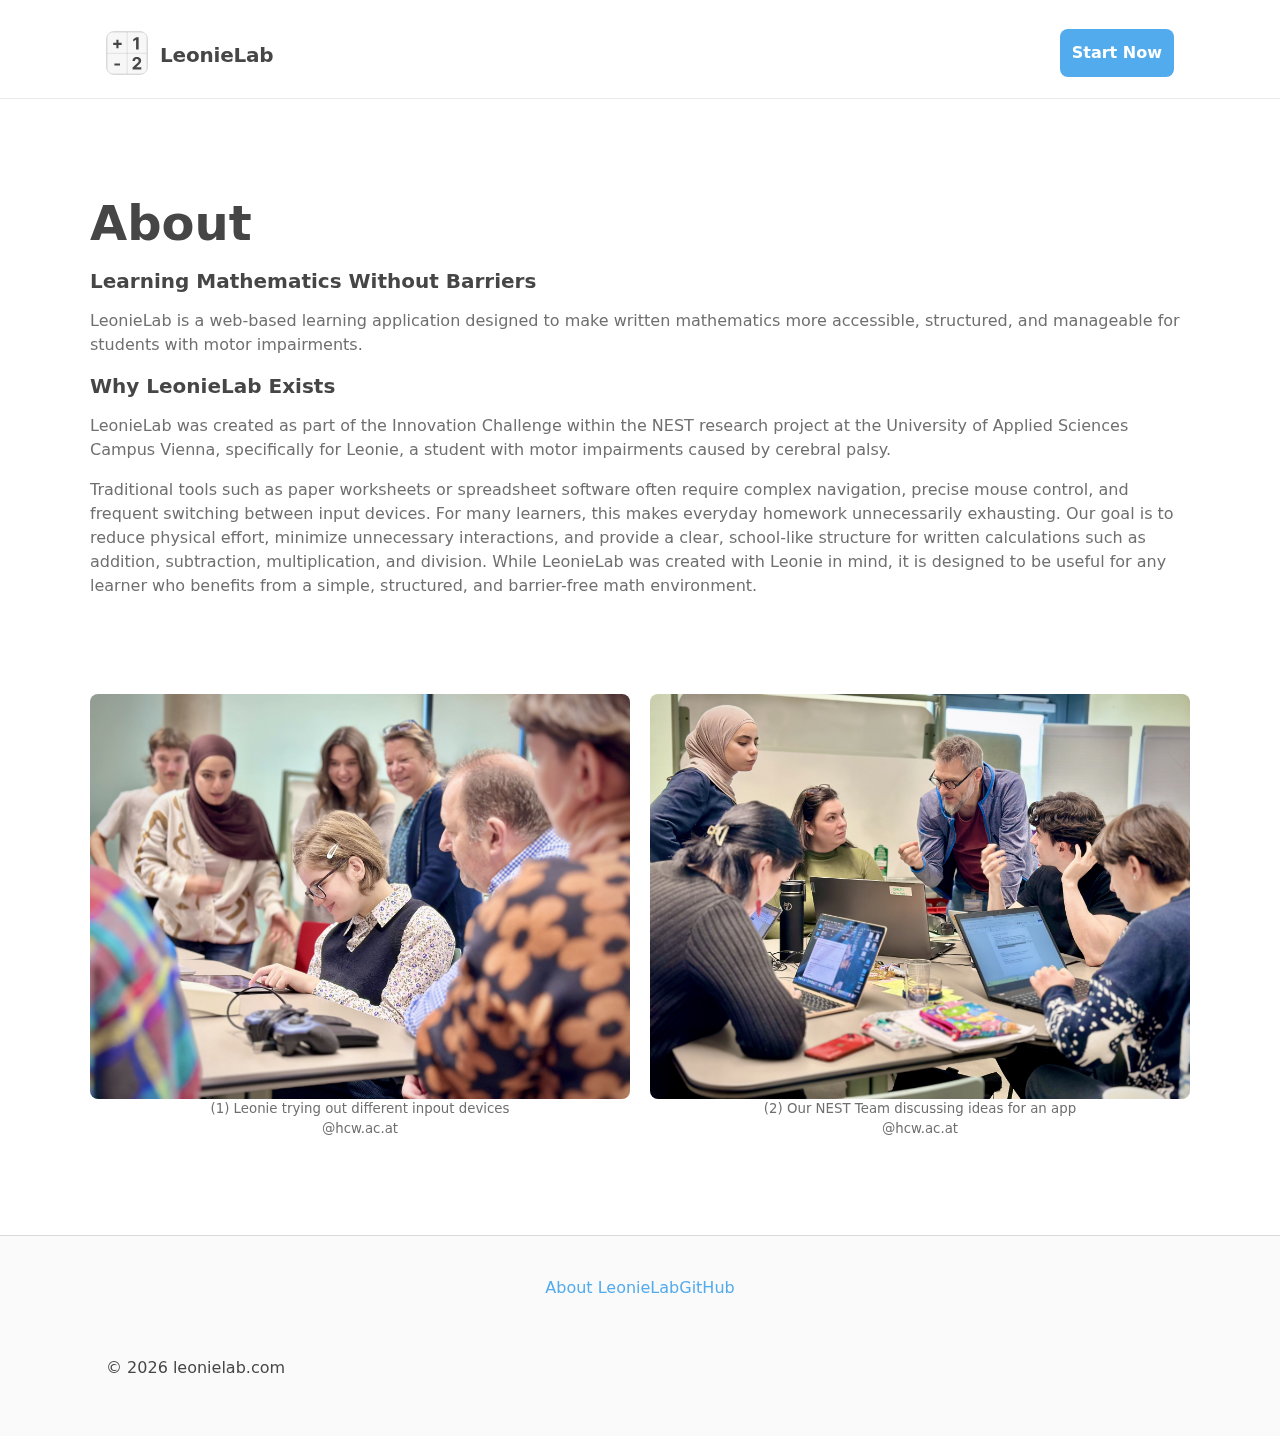
<file: content/about.html>
<!DOCTYPE html>
<html lang="en">
<head>
  <meta charset="UTF-8">
  <meta http-equiv="X-UA-Compatible" content="IE=edge">
  <meta name="viewport" content="width=device-width, initial-scale=1">
  <title>About LeonieLab</title>
  <meta name="description" content="Description">
  <meta name="robots" content="index, follow">
  <link rel="icon" href="img/icon.png">
  <link rel="stylesheet" href="/content/css/base.css">
  <link rel="stylesheet" href="/content/css/layout.css">
  <link rel="stylesheet" href="/content/css/components.css">
  <link rel="stylesheet" href="/content/css/pages.css">
  <meta property="og:title" content="LeonieLab">
  <meta property="og:description" content="Description">
  <meta property="og:type" content="website">
  <meta property="og:url" content="URL">
  <meta property="og:image" content="/assets/og-image.jpg">
</head>

<body class="container">
  <header class="header">
    <div class="header-inner">
      <a class="logo" href="index.html">
        <svg width="52" height="55" viewBox="0 0 52 55" fill="none" xmlns="http://www.w3.org/2000/svg">
          <rect x="0.1" y="0.1" width="51.8" height="54.8" rx="3.9" fill="#CCCCCC" fill-opacity="0.15" stroke="#5B5B5B" stroke-width="0.2"/>
          <line x1="26.1" x2="26.1" y2="55" stroke="#5B5B5B" stroke-width="0.2"/>
          <line y1="27.9" x2="52" y2="27.9" stroke="#5B5B5B" stroke-width="0.2"/>
          <path d="M12.0781 21.1328V10.0703H14.875V21.1328H12.0781ZM7.94531 17V14.2031H19.0078V17H7.94531Z" fill="#464646"/>
          <path d="M16.8047 41.1094V43.75H9.50781V41.1094H16.8047Z" fill="#464646"/>
          <path d="M41.2578 7V23H37.875V10.2109H37.7813L34.1172 12.5078V9.50781L38.0781 7H41.2578Z" fill="#464646"/>
          <path d="M33.2969 49V46.5625L38.9922 41.2891C39.4766 40.8203 39.8828 40.3984 40.2109 40.0234C40.5443 39.6484 40.7969 39.2812 40.9688 38.9219C41.1406 38.5573 41.2266 38.1641 41.2266 37.7422C41.2266 37.2734 41.1198 36.8698 40.9063 36.5312C40.6927 36.1875 40.401 35.9245 40.0313 35.7422C39.6615 35.5547 39.2422 35.4609 38.7734 35.4609C38.2839 35.4609 37.8568 35.5599 37.4922 35.7578C37.1276 35.9557 36.8464 36.2396 36.6484 36.6094C36.4505 36.9792 36.3516 37.4193 36.3516 37.9297H33.1406C33.1406 36.8828 33.3776 35.974 33.8516 35.2031C34.3255 34.4323 34.9896 33.8359 35.8438 33.4141C36.6979 32.9922 37.6823 32.7812 38.7969 32.7812C39.9427 32.7812 40.9401 32.9844 41.7891 33.3906C42.6432 33.7917 43.3073 34.349 43.7813 35.0625C44.2552 35.776 44.4922 36.5937 44.4922 37.5156C44.4922 38.1198 44.3724 38.7161 44.1328 39.3047C43.8984 39.8932 43.4792 40.5469 42.875 41.2656C42.2708 41.9792 41.4193 42.8359 40.3203 43.8359L37.9844 46.125V46.2344H44.7031V49H33.2969Z" fill="#464646"/>
        </svg>
        <p class="logo-text">LeonieLab</p>
      </a>
      <nav class="nav">
        <ul class="nav-list">
          <li><a href="/content/worksheet.html" class="button">Start Now</a></li>
        </ul>
      </nav>
    </div>
  </header>
  
  <main id="main-content">
    <section class="about-us">
        <h1>About</h1>
        <h2 class="h4">Learning Mathematics Without Barriers</h2>
        <p class="text-muted">LeonieLab is a web-based learning application designed to make 
            written mathematics more accessible, structured, and manageable 
            for students with motor impairments.</p>

        <h2 class="h4">Why LeonieLab Exists</h2>
        <p class="text-muted">LeonieLab was created as part of the Innovation Challenge
            within the NEST research project at the University of Applied Sciences Campus
            Vienna, specifically for Leonie, a student with motor impairments caused by cerebral palsy.
        </p>
        <p class="text-muted">Traditional tools such as paper worksheets or spreadsheet software 
            often require complex navigation, precise mouse control, and frequent switching between
             input devices. For many learners, this makes everyday homework unnecessarily exhausting. 
             Our goal is to reduce physical effort, minimize unnecessary interactions, and provide a clear, 
             school-like structure for written calculations such as addition, subtraction, multiplication, and division. 
             While LeonieLab was created with Leonie in mind, it is designed to be useful for any learner 
             who benefits from a simple, structured, and barrier-free math environment.
        </p>
    </section>
    <section class="about-us-images">
        <div class="about-us-image">
            <img src="/content/img/leonie-2.jpg" Alt="Our NEST Reserach team brainstorming ideas">
            <small>(1) Leonie trying out different inpout devices</small>
            <small>@hcw.ac.at</small>
        </div>
        <div class="about-us-image">
            <img src="/content/img/leonie-1.jpg" Alt="Our NEST Reserach team brainstorming ideas">
            <small>(2) Our NEST Team discussing ideas for an app</small>
            <small>@hcw.ac.at</small>
        </div>
    </section>
  </main>

  <footer class="footer">
    <div class="footer-inner">
      <nav class="footer-nav">
        <a href="/content/about.html">About LeonieLab</a>
        <a href="https://github.com/Mihaiel/LeonieLab" target="_blank">GitHub</a>
      </nav>

      <p class="footer-copyright">
        © <span id="year"></span> leonielab.com
      </p>
    </div>
  </footer>
  <script src="/js/main.js" defer></script>
  <script>
    document.getElementById("year").textContent = new Date().getFullYear();
  </script>
</body>
</html>
</file>
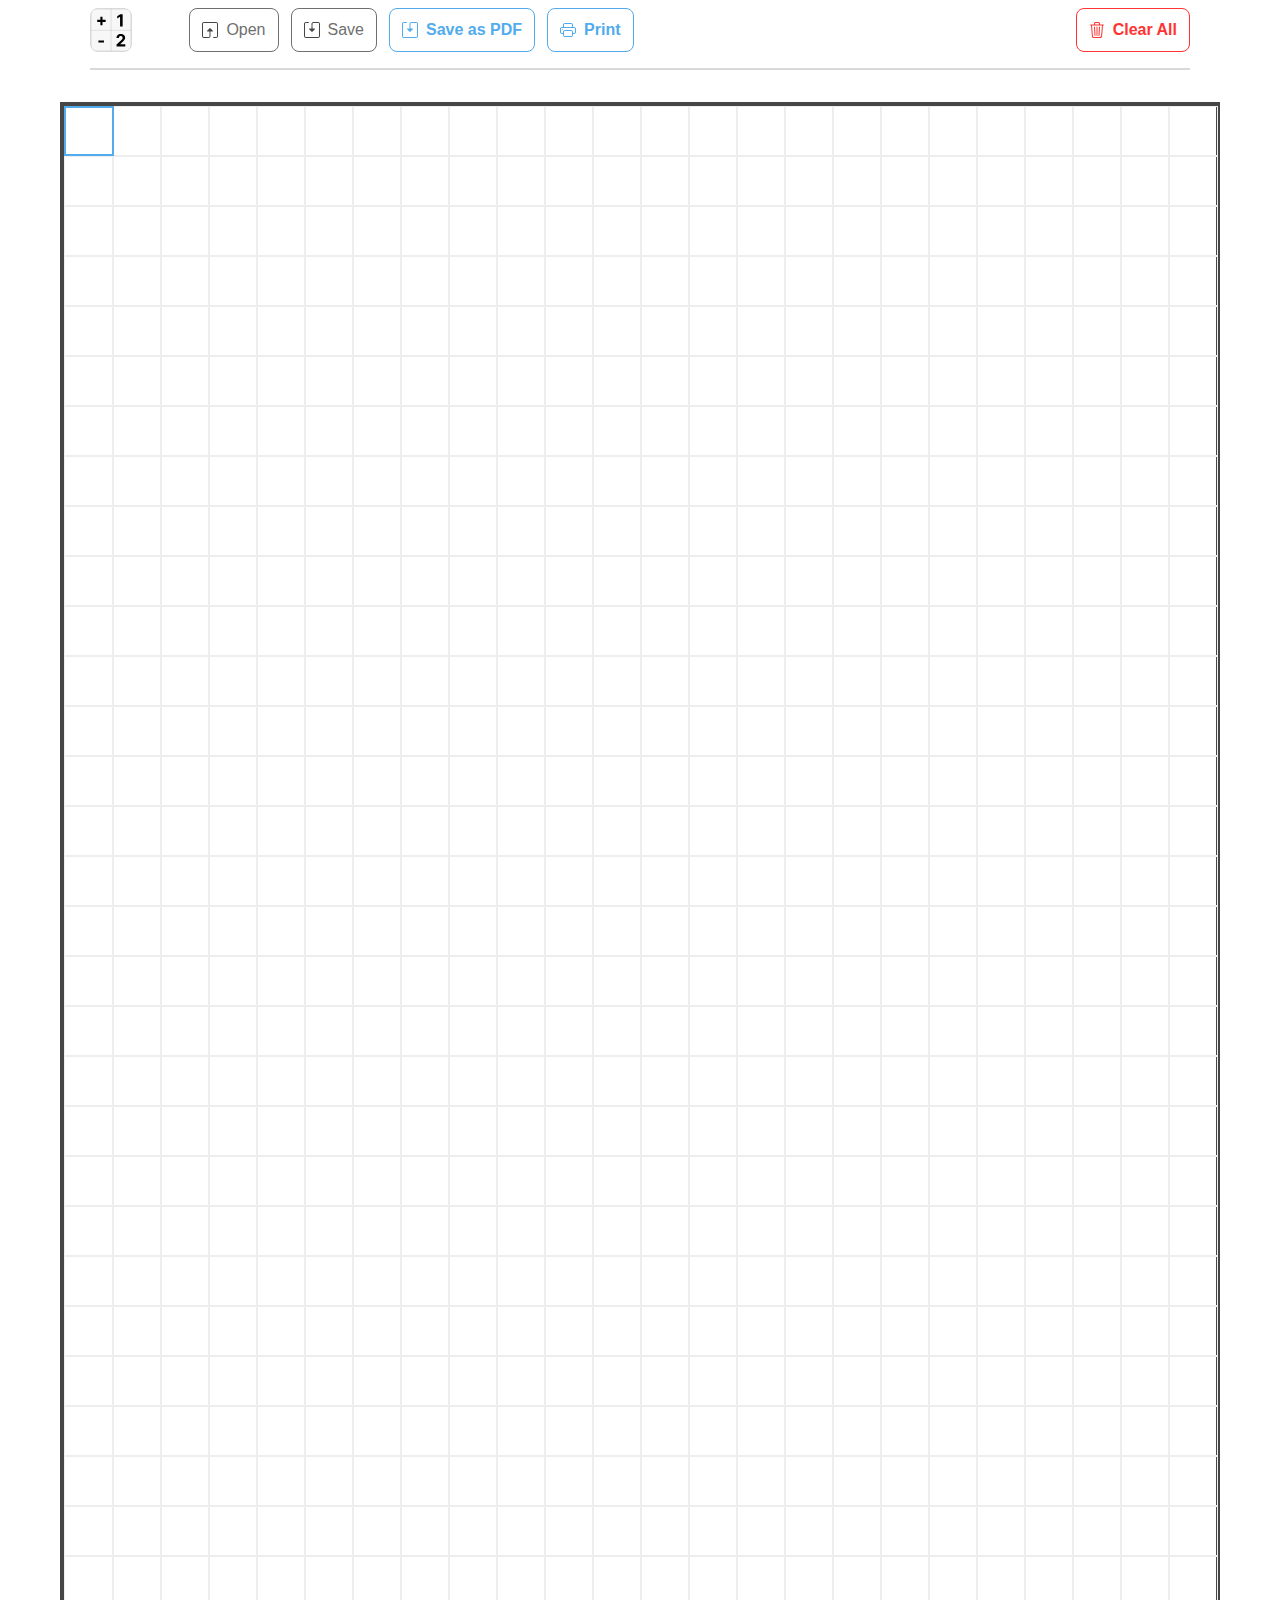
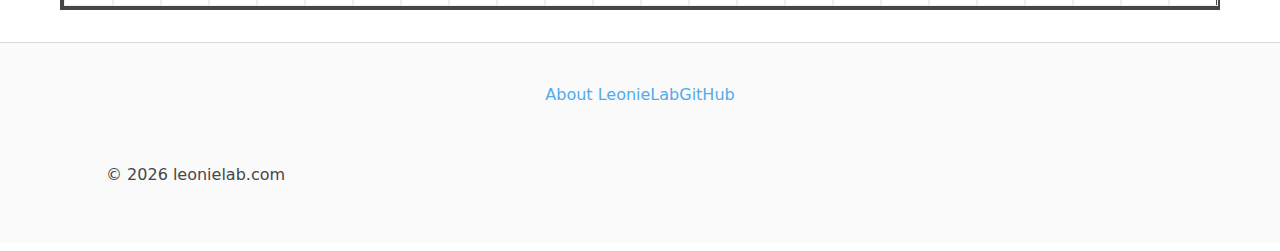
<file: content/worksheet.html>
<!DOCTYPE html>
<html lang="en">
<head>
  <meta charset="UTF-8">
  <meta http-equiv="X-UA-Compatible" content="IE=edge">
  <meta name="viewport" content="width=device-width, initial-scale=1">
  <title>LeonieLab Worksheet</title>
  <meta name="description" content="Description">
  <meta name="robots" content="index, follow">
  <link rel="icon" href="/assets/favicon.ico">
  <link rel="stylesheet" href="/content/css/base.css">
  <link rel="stylesheet" href="/content/css/layout.css">
  <link rel="stylesheet" href="/content/css/components.css">
  <link rel="stylesheet" href="/content/css/pages.css">
  <meta property="og:title" content="LeonieLab">
  <meta property="og:description" content="Description">
  <meta property="og:type" content="website">
  <meta property="og:url" content="URL">
  <meta property="og:image" content="/assets/og-image.jpg">
</head>

<body class="container">
  <header class="header-worksheet">
    <div class="header-inner">
      <a class="logo" href="index.html">
        <svg width="52" height="55" viewBox="0 0 52 55" fill="none" xmlns="http://www.w3.org/2000/svg">
          <rect x="0.1" y="0.1" width="51.8" height="54.8" rx="3.9" fill="#CCCCCC" fill-opacity="0.15" stroke="#5B5B5B" stroke-width="0.2"/>
          <line x1="26.1" x2="26.1" y2="55" stroke="#5B5B5B" stroke-width="0.2"/>
          <line y1="27.9" x2="52" y2="27.9" stroke="#5B5B5B" stroke-width="0.2"/>
          <path d="M12.0781 21.1328V10.0703H14.875V21.1328H12.0781ZM7.94531 17V14.2031H19.0078V17H7.94531Z" fill="black"/>
          <path d="M16.8047 41.1094V43.75H9.50781V41.1094H16.8047Z" fill="black"/>
          <path d="M41.2578 7V23H37.875V10.2109H37.7813L34.1172 12.5078V9.50781L38.0781 7H41.2578Z" fill="black"/>
          <path d="M33.2969 49V46.5625L38.9922 41.2891C39.4766 40.8203 39.8828 40.3984 40.2109 40.0234C40.5443 39.6484 40.7969 39.2812 40.9688 38.9219C41.1406 38.5573 41.2266 38.1641 41.2266 37.7422C41.2266 37.2734 41.1198 36.8698 40.9063 36.5312C40.6927 36.1875 40.401 35.9245 40.0313 35.7422C39.6615 35.5547 39.2422 35.4609 38.7734 35.4609C38.2839 35.4609 37.8568 35.5599 37.4922 35.7578C37.1276 35.9557 36.8464 36.2396 36.6484 36.6094C36.4505 36.9792 36.3516 37.4193 36.3516 37.9297H33.1406C33.1406 36.8828 33.3776 35.974 33.8516 35.2031C34.3255 34.4323 34.9896 33.8359 35.8438 33.4141C36.6979 32.9922 37.6823 32.7812 38.7969 32.7812C39.9427 32.7812 40.9401 32.9844 41.7891 33.3906C42.6432 33.7917 43.3073 34.349 43.7813 35.0625C44.2552 35.776 44.4922 36.5937 44.4922 37.5156C44.4922 38.1198 44.3724 38.7161 44.1328 39.3047C43.8984 39.8932 43.4792 40.5469 42.875 41.2656C42.2708 41.9792 41.4193 42.8359 40.3203 43.8359L37.9844 46.125V46.2344H44.7031V49H33.2969Z" fill="black"/>
        </svg>
      </a>
      <nav class="nav">
        <ul class="nav-list">
            <div class="left-side">
                <li><button id="btnOpen" class="button-grey">
                    <svg width="16" height="16" viewBox="0 0 16 16" fill="none" xmlns="http://www.w3.org/2000/svg">
                    <path d="M14 15C14.5523 15 15 14.5523 15 14L15 2C15 1.44772 14.5523 1 14 1L2 1C1.44772 1 1 1.44772 1 2L1 14C1 14.5523 1.44772 15 2 15H6.5C7.05229 15 7.5 14.5523 7.5 14V9.5H5.5C5.29777 9.5 5.11545 9.37818 5.03806 9.19134C4.96067 9.0045 5.00345 8.78945 5.14645 8.64645L7.64645 6.14645C7.84171 5.95118 8.15829 5.95118 8.35355 6.14645L10.8536 8.64645C10.9966 8.78945 11.0393 9.0045 10.9619 9.19134C10.8845 9.37818 10.7022 9.5 10.5 9.5H8.5V14C8.5 15.1046 7.60457 16 6.5 16H2C0.895431 16 0 15.1046 0 14V2C0 0.895431 0.895431 0 2 0L14 0C15.1046 0 16 0.895431 16 2L16 14C16 15.1046 15.1046 16 14 16H11.5C11.2239 16 11 15.7761 11 15.5C11 15.2239 11.2239 15 11.5 15H14Z" fill="#464646"/>
                    </svg>
                    Open</button></li>
                <li><button id="btnSave" class="button-grey">
                    <svg width="16" height="16" viewBox="0 0 16 16" fill="none" xmlns="http://www.w3.org/2000/svg">
                    <path d="M2 1C1.44772 1 1 1.44772 1 2V14C1 14.5523 1.44772 15 2 15H14C14.5523 15 15 14.5523 15 14V2C15 1.44772 14.5523 1 14 1H9.5C8.94771 1 8.5 1.44772 8.5 2V6.5H10.5C10.7022 6.5 10.8845 6.62182 10.9619 6.80866C11.0393 6.9955 10.9966 7.21055 10.8536 7.35355L8.35355 9.85355C8.15829 10.0488 7.84171 10.0488 7.64645 9.85355L5.14645 7.35355C5.00345 7.21055 4.96067 6.9955 5.03806 6.80866C5.11545 6.62182 5.29777 6.5 5.5 6.5H7.5V2C7.5 0.895431 8.39543 0 9.5 0L14 0C15.1046 0 16 0.895431 16 2V14C16 15.1046 15.1046 16 14 16H2C0.89543 16 0 15.1046 0 14L0 2C0 0.895431 0.895431 0 2 0L4.5 0C4.77614 0 5 0.223858 5 0.5C5 0.776142 4.77614 1 4.5 1H2Z" fill="#464646"/>
                    </svg>
                    Save</button></li>
                <li><button id="btnSavePdf" class="button-white">
                    <svg width="16" height="16" viewBox="0 0 16 16" fill="none" xmlns="http://www.w3.org/2000/svg">
                    <path d="M2 1C1.44772 1 1 1.44772 1 2V14C1 14.5523 1.44772 15 2 15H14C14.5523 15 15 14.5523 15 14V2C15 1.44772 14.5523 1 14 1H9.5C8.94771 1 8.5 1.44772 8.5 2V6.5H10.5C10.7022 6.5 10.8845 6.62182 10.9619 6.80866C11.0393 6.9955 10.9966 7.21055 10.8536 7.35355L8.35355 9.85355C8.15829 10.0488 7.84171 10.0488 7.64645 9.85355L5.14645 7.35355C5.00345 7.21055 4.96067 6.9955 5.03806 6.80866C5.11545 6.62182 5.29777 6.5 5.5 6.5H7.5V2C7.5 0.895431 8.39543 0 9.5 0L14 0C15.1046 0 16 0.895431 16 2V14C16 15.1046 15.1046 16 14 16H2C0.89543 16 0 15.1046 0 14L0 2C0 0.895431 0.895431 0 2 0L4.5 0C4.77614 0 5 0.223858 5 0.5C5 0.776142 4.77614 1 4.5 1H2Z" fill="#51ABEC"/>
                    </svg>
                    Save as PDF</button></li>
                <li><button id="btnPrint" class="button-white">
                    <svg width="16" height="16" viewBox="0 0 16 16" fill="none" xmlns="http://www.w3.org/2000/svg">
                    <path d="M2.5 8C2.77614 8 3 7.77614 3 7.5C3 7.22386 2.77614 7 2.5 7C2.22386 7 2 7.22386 2 7.5C2 7.77614 2.22386 8 2.5 8Z" fill="#51ABEC"/>
                    <path d="M5 1C3.89543 1 3 1.89543 3 3V5H2C0.895431 5 0 5.89543 0 7V10C0 11.1046 0.895431 12 2 12H3V13C3 14.1046 3.89543 15 5 15H11C12.1046 15 13 14.1046 13 13V12H14C15.1046 12 16 11.1046 16 10V7C16 5.89543 15.1046 5 14 5H13V3C13 1.89543 12.1046 1 11 1H5ZM4 3C4 2.44772 4.44772 2 5 2H11C11.5523 2 12 2.44772 12 3V5H4V3ZM5 8C3.89543 8 3 8.89543 3 10V11H2C1.44772 11 1 10.5523 1 10V7C1 6.44772 1.44772 6 2 6H14C14.5523 6 15 6.44772 15 7V10C15 10.5523 14.5523 11 14 11H13V10C13 8.89543 12.1046 8 11 8H5ZM12 10V13C12 13.5523 11.5523 14 11 14H5C4.44772 14 4 13.5523 4 13V10C4 9.44772 4.44772 9 5 9H11C11.5523 9 12 9.44772 12 10Z" fill="#51ABEC"/>
                    </svg>
                    Print</button></li>
            </div>
            <div class="right-side">
                <li><button id="btnClear" class="button-red">
                    <svg width="16" height="16" viewBox="0 0 16 16" fill="none" xmlns="http://www.w3.org/2000/svg">
                    <path d="M6.5 1H9.5C9.77614 1 10 1.22386 10 1.5V2.5H6V1.5C6 1.22386 6.22386 1 6.5 1ZM11 2.5V1.5C11 0.671573 10.3284 0 9.5 0H6.5C5.67157 0 5 0.671573 5 1.5V2.5H2.50566C2.50226 2.49997 2.49885 2.49997 2.49544 2.5H1.5C1.22386 2.5 1 2.72386 1 3C1 3.27614 1.22386 3.5 1.5 3.5H2.0384L2.89116 14.1595C2.97431 15.1989 3.84207 16 4.88479 16H11.1152C12.1579 16 13.0257 15.1989 13.1088 14.1595L13.9616 3.5H14.5C14.7761 3.5 15 3.27614 15 3C15 2.72386 14.7761 2.5 14.5 2.5H13.5046C13.5011 2.49997 13.4977 2.49997 13.4943 2.5H11ZM12.9584 3.5L12.112 14.0797C12.0704 14.5994 11.6366 15 11.1152 15H4.88479C4.36343 15 3.92955 14.5994 3.88798 14.0797L3.0416 3.5H12.9584ZM5.47064 4.50086C5.74631 4.48465 5.98292 4.69497 5.99914 4.97064L6.49914 13.4706C6.51535 13.7463 6.30503 13.9829 6.02936 13.9991C5.7537 14.0154 5.51708 13.805 5.50086 13.5294L5.00086 5.02936C4.98465 4.7537 5.19497 4.51708 5.47064 4.50086ZM10.5294 4.50086C10.805 4.51708 11.0154 4.7537 10.9991 5.02936L10.4991 13.5294C10.4829 13.805 10.2463 14.0154 9.97064 13.9991C9.69497 13.9829 9.48465 13.7463 9.50086 13.4706L10.0009 4.97064C10.0171 4.69497 10.2537 4.48465 10.5294 4.50086ZM8 4.5C8.27614 4.5 8.5 4.72386 8.5 5V13.5C8.5 13.7761 8.27614 14 8 14C7.72386 14 7.5 13.7761 7.5 13.5V5C7.5 4.72386 7.72386 4.5 8 4.5Z" fill="#FF3333"/>
                    </svg>
                    Clear All</button></li>
            </div>
        </ul>
      </nav>
    </div>
  </header>
  
  <main id="main-content">
  </main>

  <footer class="footer">
    <div class="footer-inner">
      <nav class="footer-nav">
        <a href="about.html">About LeonieLab</a>
        <a href="https://github.com/Mihaiel/LeonieLab" target="_blank">GitHub</a>
      </nav>

      <p class="footer-copyright">
        © <span id="year"></span> leonielab.com
      </p>
    </div>
  </footer>
  <script type="module" src="/js/main.js" defer></script>
  <script>
    document.getElementById("year").textContent = new Date().getFullYear();
  </script>
</body>
</html>
</file>
<file: content/css/base.css>
:root {
    --font-sans: 'Inter', system-ui, sans-serif;
    /* base text and headings */
    --fs-h1: 3rem;          /* 48px */
    --fs-h2: 2.25rem;       /* 36px */
    --fs-h3: 1.5rem;        /* 24px */
    --fs-h4: 1.25rem;       /* 20px */

    --fs-body: 1rem;        /* 16px */

    --fs-small: 0.875rem;   /* 14px */
    --fs-xs: 0.75rem;       /* 12px */
    --fw-regular: 400;
    --fw-medium: 500;
    --fw-semibold: 600;
    --fw-bold: 700;


    /* margins*/
    --space-xxs: .25rem;
    --space-xs: .5rem;
    --space-s: .75rem;
    --space-m: 1rem;
    --space-l: 1.25rem;
    --space-xl: 1.5rem;
    --space-xxl: 2.5rem;
    --space-section: 6rem;

    /* line height */
    --lh-body: 1.5;
    --lh-heading: 1.2;  

    /* colors */
    --color-primary: #51ABEC;
    --color-primary-rgb: 81, 171, 236;
    --color-primary-bg-20: rgba(var(--color-primary-rgb), 0.2);
    --color-primary-hover: #3f97d3;

    --color-green: #00A12B;
    --color-green-rgb: 0, 161, 43;
    --color-green-bg-20: rgba(var(--color-green-rgb), 0.2);

    --color-purple: #D15EFF;
    --color-purple-rgb: 209, 94, 255;
    --color-purple-bg-20: rgba(var(--color-purple-rgb), 0.2);

    --color-text: #464646;
    --color-text-muted: #6f6f6f;
    --color-border: #D9D9D9;
    --color-bg: #ffffff;

    --color-red: #ff3333;
    --color-red-hover: #e62e2e;

    --border-primary: 1px solid var(--color-border);
    --border-big: 2px solid var(--color-border);
}

section{
    margin-top: var(--space-section);
    margin-bottom: var(--space-section);
}

:focus-visible {
  outline: 2px solid var(--color-primary);
  outline-offset: 2px;
}

/* Clip the document at the viewport edge so full-bleed elements that use
   `margin: calc(50% - 50vw)` can't trigger a horizontal scrollbar. `50vw`
   includes the vertical scrollbar gutter while `50%` does not, so the
   break-out math overshoots by ~scrollbar-width on each side. Clipping at
   `html` (which is natively viewport-wide, unlike `body.container`) hides
   that overshoot without capping any child's actual width. `overflow: clip`
   does not create a scroll container, so `position: sticky` still works. */
html {
    overflow-x: clip;
}

body {
    font-family: var(--font-sans);
    font-size: var(--fs-body);
    line-height: var(--lh-body);
    color: var(--color-text);
    background-color: var(--color-bg);
}

h1, h2, h3, h4 {
    font-family: var(--font-sans);
    line-height: var(--lh-heading);
    font-weight: var(--fw-semibold);
    margin-bottom: var(--space-s);
}

h1, .h1{
    font-weight: var(--fw-bold);
    font-size: var(--fs-h1); 
}

h2, .h2 {
    font-weight: var(--fw-semibold);
    font-size: var(--fs-h2); 
}

h3, .h3 { 
    font-size: var(--fs-h3); 
}

h4, .h4 { 
    font-size: var(--fs-h4); 
}

p {
    margin-bottom: var(--space-m);
}

a {
    color: var(--color-primary);
    font-weight: var(--fw-medium);
    text-decoration: none;
}

a:hover {
    text-decoration: underline;
}

small, .text-muted {
    color: var(--color-text-muted);
}

strong{
    font-weight: var(--fw-semibold);
}

.medium{
    font-weight: var(--fw-medium);
}

.bold{
    font-weight: var(--fw-bold);
}

.container {
    max-width: 1100px;
    padding-left: var(--space-m);
    padding-right: var(--space-m);
    margin-left: auto;
    margin-right: auto;
}

.color-primary{
    color: var(--color-primary);
}

button, .button{
    transition: 0.2s;
    font-size: var(--fs-body);
    background-color: var(--color-primary);
    border-radius: 8px;
    padding: 12px;
    color: var(--color-bg);
    font-weight: var(--fw-semibold);
    border: none;
    cursor: pointer;
    display: flex;
    justify-content: center;
    align-items: center;
    gap: var(--space-xs)
}

button:hover, .button:hover{
    transition: 0.2s;
    background-color: var(--color-primary-hover);
    text-decoration: none;
    transform: scale(1.05);
}

button:active:hover, .button:active:hover{
    transform: scale(0.95);
}

.box-container{
    transition: 0.2s;
    border-radius: 8px;
    border: var(--border-primary);
    box-shadow: rgba(0, 0, 0, 0.1) 0px 10px 15px -3px, rgba(0, 0, 0, 0.05) 0px 4px 6px -2px;
    padding: 1rem;
}

.box-container:hover{
    transition: 0.2s;
    transform: scale(1.02);
}

.box-container h3{
    margin-top: 1rem;
}

.box-container svg{
    background-color: var(--color-primary-bg-20);
    border-radius: 4px;
    padding: 8px;
}

/* ========= MEDIA QUERIES ========= */

/* Extra small devices (phones) */
@media (max-width: 480px) {}

/* Small devices (large phones) */
@media (max-width: 640px) {
}

/* Tablets */
@media (max-width: 768px) {
    section{
        margin-top: var(--space-l);
    }
}

/* Small laptops */
@media (max-width: 1024px) {
    .container {
        max-width: 900px;
  }
}

/* Desktops */
@media (max-width: 1280px) {}

/* Large screens */
@media (min-width: 1440px) {
    .container {
        max-width: 1200px;
  }
}
</file>
<file: content/css/layout.css>
/* 1. _______________ HEADER _______________ */

/* Sticky, glass-blurred header that breaks out of the container to span
   the full viewport width. Padding restores the container alignment for
   the inner content. */
header.header{
    position: sticky;
    top: 0;
    z-index: 100;
    margin-left: calc(50% - 50vw);
    margin-right: calc(50% - 50vw);
    margin-bottom: 0;
    padding: 0.75rem calc(50vw - 50% + var(--space-m));
    background: rgba(255, 255, 255, 0.72);
    backdrop-filter: saturate(180%) blur(20px);
    -webkit-backdrop-filter: saturate(180%) blur(20px);
    border-bottom: 1px solid rgba(0, 0, 0, 0.08);
    transition: background 0.3s, border-color 0.3s;
}

.header-inner{
    display: flex;
    justify-content: space-between;
    align-items: center;
    gap: var(--space-m);
}

.header-inner a{
    text-decoration: none;
}

.logo{
    display: flex;
    align-items: center;
    gap: 0.75rem;
    transition: 0.2s all;
}

.logo svg{
    width: 40px;
    height: 42px;
    border-radius: 8px;
    border: 1px solid var(--color-border);
    transition: 0.2s all;
}

.logo:hover svg{
    border-color: var(--color-primary);
    transform: translateY(-1px);
}

.logo:hover .logo-text{
    color: var(--color-primary);
}

.logo-text{
    transition: 0.2s all;
    font-size: var(--fs-h4);
    color: var(--color-text);
    font-weight: var(--fw-semibold);
    letter-spacing: -0.01em;
}

nav{
    display: flex;
    justify-content: center;
    align-items: center;
}

.nav-list{
    list-style-type: none;
    margin: 0;
    padding: 0;
}

/* Inline nav links (About, etc.) sit next to the Start Now button */
.nav-links{
    display: flex;
    align-items: center;
    gap: var(--space-xl);
}

.nav-links a:not(.button){
    color: var(--color-text);
    font-weight: var(--fw-medium);
    font-size: var(--fs-body);
    position: relative;
    padding: 0.25rem 0;
    transition: color 0.2s;
}

.nav-links a:not(.button):hover{
    color: var(--color-primary);
    text-decoration: none;
}

.nav-links a:not(.button)::after{
    content: "";
    position: absolute;
    left: 50%;
    right: 50%;
    bottom: -2px;
    height: 2px;
    background: var(--color-primary);
    border-radius: 2px;
    transition: left 0.2s, right 0.2s;
}

.nav-links a:not(.button):hover::after{
    left: 0;
    right: 0;
}

.nav-links .button{
    padding: 8px 18px;
    font-size: var(--fs-small);
    border-radius: 10px;
}

@media (max-width: 640px){
    .nav-links{ gap: var(--space-m); }
    .nav-links a:not(.button){ display: none; }
    .logo svg{ width: 34px; height: 36px; }
}

/* 2. _______________ FOOTER _______________ */

footer.footer{
    margin-top: 0;
    margin-left: calc(50% - 50vw);
    margin-right: calc(50% - 50vw);
    padding: var(--space-xxl) calc(50vw - 50% + var(--space-m));
    background: #fafafa;
    border-top: 1px solid var(--color-border);
}

.footer-inner{
    max-width: 1100px;
    margin: 0 auto;
    display: flex;
    flex-direction: column;
    gap: var(--space-xxl);
}

/* 2. _______________ HEADER WORKSHEET _______________ */

.header-worksheet{
    padding-bottom: 1rem;
    border-bottom: var(--border-big);
    margin-bottom: 2rem;
}

.header-worksheet .header-inner{
    display: grid;
    grid-template-columns: 1fr 12fr;
}

.header-worksheet nav{
    width: 100%;
}

.header-worksheet nav .nav-list{
    display: flex;
    justify-content: space-between;
    align-items: center;
    width: 100%;
}

.header-worksheet nav .nav-list .left-side{
    display: flex;
    justify-content: start;
    gap: var(--space-s);
}
</file>
<file: content/css/components.css>
.button-white{
    background-color: var(--color-bg);
    color: var(--color-primary);
    border: 1px solid var(--color-primary);
}

.button-white:hover{
    background-color: var(--color-bg);
}

.button-github{
    display: flex;
    justify-content: center;
    align-items: center;
    gap: 0.5rem;
}

.button-grey{
    background-color: var(--color-bg);
    color: var(--color-text-muted);
    border: 1px solid var(--color-text-muted);
    font-weight: var(--fw-regular);
}

.button-grey:hover{
    background-color: var(--color-bg);
}

.button-red{
    background-color: var(--color-bg);
    color: var(--color-red);
    border: 1px solid var(--color-red);
}

.button-red:hover{
    background-color: var(--color-red);
    color: var(--color-bg);
}

.button-red:hover svg path{
    fill: var(--color-bg);
}

/* ========== Keyboard key ==========
   Physical-looking keycap used in shortcut tables and tooltips. */
kbd{
    display: inline-block;
    min-width: 28px;
    padding: 4px 8px;
    font-family: 'SF Mono', Menlo, Consolas, monospace;
    font-size: var(--fs-xs);
    font-weight: var(--fw-semibold);
    color: var(--color-text);
    background: var(--color-bg);
    border: 1px solid var(--color-border);
    border-radius: 6px;
    box-shadow:
      0 1px 0 rgba(0, 0, 0, 0.08),
      inset 0 -1px 0 rgba(0, 0, 0, 0.04);
    text-align: center;
    line-height: 1.2;
}

.kbd-plus{
    color: var(--color-text-muted);
    font-size: var(--fs-small);
    margin: 0 2px;
}
</file>
<file: content/css/pages.css>
/* ==========================================================================
   1. LANDING PAGE (index.html)
   ==========================================================================

   Scroll-driven hero → pull quote → bento grid → keyboard showcase → CTA.
   The hero uses a sticky inner box driven by a JS-updated CSS variable
   --progress (0 → 1) set on .hero-pin. Everything visual derives from it.
   -------------------------------------------------------------------------- */

/* Shared button-group helper used on the landing page and the 404. */
.intro-buttons{
    display: flex;
    gap: var(--space-m);
    flex-wrap: wrap;
}

/* ---------- Scroll-driven hero ---------- */

section.hero-scroll{
    position: relative;
    height: 220vh;
    margin: 0;
    margin-left: calc(50% - 50vw);
    margin-right: calc(50% - 50vw);
}

.hero-pin{
    position: sticky;
    top: 0;
    height: 100vh;
    height: 100svh;
    overflow: hidden;
    display: flex;
    flex-direction: column;
    align-items: center;
    justify-content: flex-start;
    padding-top: 50px;
    --progress: 0;
}

/* Text content — visible at progress 0, fades out as the video grows */
.hero-text{
    position: relative;
    z-index: 2;
    text-align: center;
    padding: 0 var(--space-m);
    max-width: 900px;
    opacity: calc(1 - var(--progress) * 1.6);
    transform: translateY(calc(var(--progress) * -40px));
    transition: opacity 0.1s linear;
    pointer-events: auto;
}

.hero-text[data-progress-hidden="true"]{
    pointer-events: none;
}

.hero-eyebrow{
    display: inline-flex;
    align-items: center;
    gap: 8px;
    padding: 6px 14px;
    margin-bottom: var(--space-xl);
    font-size: var(--fs-small);
    font-weight: var(--fw-medium);
    color: var(--color-text);
    background: rgba(255, 255, 255, 0.7);
    border: 1px solid rgba(0, 0, 0, 0.08);
    backdrop-filter: blur(12px);
    -webkit-backdrop-filter: blur(12px);
    border-radius: 999px;
    box-shadow: 0 1px 2px rgba(0, 0, 0, 0.04);
}

.hero-eyebrow .dot{
    width: 6px;
    height: 6px;
    border-radius: 50%;
    background: var(--color-primary);
    box-shadow: 0 0 10px var(--color-primary);
}

.hero-text h1{
    font-size: clamp(2rem, min(6.5vw, 8.5vh), 5.5rem);
    font-weight: var(--fw-bold);
    line-height: 1.02;
    letter-spacing: -0.03em;
    margin-bottom: var(--space-l);
    color: var(--color-text);
}

.hero-text h1 .accent{
    background: linear-gradient(135deg, #51ABEC 0%, #D15EFF 100%);
    -webkit-background-clip: text;
    background-clip: text;
    color: transparent;
}

.hero-text p.lead{
    font-size: clamp(1rem, min(1.6vw, 2.2vh), 1.375rem);
    line-height: 1.5;
    color: var(--color-text-muted);
    max-width: 600px;
    margin: 0 auto var(--space-xl);
}

.hero-text .scroll-hint{
    display: inline-flex;
    align-items: center;
    gap: var(--space-xs);
    font-size: var(--fs-small);
    color: var(--color-text-muted);
    margin-top: var(--space-l);
}

.hero-text .scroll-hint svg{
    animation: scroll-bounce 1.8s ease-in-out infinite;
}

@keyframes scroll-bounce{
    0%, 100% { transform: translateY(0); }
    50%      { transform: translateY(4px); }
}

/* The video container.
   At progress 0: a small box anchored to the bottom of the pin, centered
   horizontally, clamped so it never overlaps the text area above it.
   At progress 1: inset: 0 — fills the entire viewport pin.
   Each edge is interpolated from its small-box value down to 0. */
.hero-video{
    position: absolute;
    /* Base size — capped by both vw and vh so short viewports get a
       smaller initial video that always fits under the text. */
    --base-w: min(28vw, 35vh);
    --base-h: calc(var(--base-w) * 9 / 16);
    --gap-bottom: clamp(16px, 4vh, 48px);
    left:   calc(((100vw - var(--base-w)) / 2) * (1 - var(--progress)));
    right:  calc(((100vw - var(--base-w)) / 2) * (1 - var(--progress)));
    top:    calc((100vh - var(--base-h) - var(--gap-bottom)) * (1 - var(--progress)));
    bottom: calc(var(--gap-bottom) * (1 - var(--progress)));
    border-radius: calc(24px * (1 - var(--progress)));
    overflow: hidden;
    box-shadow:
      0 calc(30px + 30px * (1 - var(--progress))) calc(80px + 40px * (1 - var(--progress))) -20px rgba(0, 0, 0, calc(0.35 * (1 - var(--progress)))),
      0 10px 30px -10px rgba(0, 0, 0, calc(0.2 * (1 - var(--progress))));
    background: #0a0a0c;
    transition: box-shadow 0.1s linear;
    z-index: 1;
}

.hero-video video{
    width: 100%;
    height: 100%;
    object-fit: cover;
    display: block;
}

/* Subtle highlight border on the small player that fades out as it grows */
.hero-video::after{
    content: "";
    position: absolute;
    inset: 0;
    border-radius: inherit;
    border: 1px solid rgba(255, 255, 255, 0.15);
    pointer-events: none;
    opacity: calc(1 - var(--progress));
}

/* Reduced motion: freeze video at a readable size, no animation */
@media (prefers-reduced-motion: reduce){
    section.hero-scroll{ height: auto; }
    .hero-pin{ position: static; height: auto; padding: var(--space-section) 0; }
    .hero-text{ opacity: 1; transform: none; }
    .hero-video{
        position: relative;
        left: auto;
        top: auto;
        transform: none;
        width: min(900px, 92vw);
        margin: var(--space-xxl) auto 0;
        border-radius: 20px;
    }
    .hero-video::after{ opacity: 0.5; }
}

/* ---------- Pull quote ---------- */

.pull-quote{
    padding: var(--space-section) var(--space-m);
    text-align: center;
    max-width: 900px;
    margin: 0 auto;
}

.pull-quote blockquote{
    font-size: clamp(1.75rem, 4vw, 3rem);
    line-height: 1.2;
    letter-spacing: -0.02em;
    font-weight: var(--fw-semibold);
    color: var(--color-text);
    margin: 0 0 var(--space-xl);
}

.pull-quote blockquote .mark{
    background: linear-gradient(135deg, #51ABEC 0%, #D15EFF 100%);
    -webkit-background-clip: text;
    background-clip: text;
    color: transparent;
}

.pull-quote cite{
    font-style: normal;
    color: var(--color-text-muted);
    font-size: var(--fs-small);
    letter-spacing: 0.05em;
    text-transform: uppercase;
}

/* ---------- Bento grid ---------- */

.bento-section{
    padding: var(--space-section) 0;
}

.bento-heading{
    text-align: center;
    margin-bottom: var(--space-xxl);
}

.bento-heading h2{
    font-size: clamp(2rem, 4vw, 3rem);
    font-weight: var(--fw-bold);
    letter-spacing: -0.02em;
    margin-bottom: var(--space-s);
}

.bento-heading p{
    color: var(--color-text-muted);
    font-size: var(--fs-h4);
    max-width: 600px;
    margin: 0 auto;
}

.bento{
    display: grid;
    grid-template-columns: repeat(6, 1fr);
    grid-auto-rows: 180px;
    gap: var(--space-m);
}

.bento-card{
    position: relative;
    background: #fafafa;
    border: 1px solid var(--color-border);
    border-radius: 20px;
    padding: var(--space-xl);
    overflow: hidden;
    transition: transform 0.3s ease, box-shadow 0.3s ease, border-color 0.3s ease;
    display: flex;
    flex-direction: column;
    justify-content: flex-end;
    gap: var(--space-s);
}

.bento-card:hover{
    transform: translateY(-4px);
    box-shadow: 0 30px 60px -30px rgba(0, 0, 0, 0.18);
    border-color: rgba(0, 0, 0, 0.12);
}

.bento-card h3{
    font-size: var(--fs-h3);
    font-weight: var(--fw-semibold);
    letter-spacing: -0.01em;
    margin: 0;
}

.bento-card p{
    color: var(--color-text-muted);
    font-size: var(--fs-small);
    margin: 0;
    max-width: 32ch;
}

/* Bento sizes */
.bento-card.xl { grid-column: span 4; grid-row: span 2; }
.bento-card.lg { grid-column: span 2; grid-row: span 2; }
.bento-card.md { grid-column: span 3; grid-row: span 1; }
.bento-card.sm { grid-column: span 2; grid-row: span 1; }
.bento-card.wide { grid-column: span 6; grid-row: span 1; }

/* XL card visual: mini grid hero */
.bento-card.xl{
    background:
      radial-gradient(ellipse at 80% 20%, rgba(81, 171, 236, 0.18) 0%, rgba(81, 171, 236, 0) 60%),
      radial-gradient(ellipse at 20% 80%, rgba(209, 94, 255, 0.14) 0%, rgba(209, 94, 255, 0) 60%),
      #fafafa;
}

.bento-visual{
    position: absolute;
    inset: 0;
    display: flex;
    align-items: center;
    justify-content: center;
    pointer-events: none;
}

.bento-mini-grid{
    display: grid;
    grid-template-columns: repeat(8, 28px);
    grid-template-rows: repeat(4, 28px);
    gap: 1px;
    background: rgba(0, 0, 0, 0.08);
    border: 1px solid rgba(0, 0, 0, 0.1);
    border-radius: 8px;
    overflow: hidden;
    transform: translateY(-20px);
}

.bento-mini-grid > div{
    background: #fff;
    display: flex;
    align-items: center;
    justify-content: center;
    font-size: 14px;
    font-weight: var(--fw-semibold);
    color: var(--color-text);
    font-family: 'SF Mono', Menlo, Consolas, monospace;
}

.bento-mini-grid > div.op{ color: var(--color-text-muted); }
.bento-mini-grid > div.res{ color: var(--color-primary); }
.bento-mini-grid > div.underline{ border-bottom: 1.5px solid var(--color-text); }

/* Key card: shows a big single keycap */
.bento-card.lg .bento-visual{
    top: var(--space-xl);
    bottom: auto;
    height: 60%;
}

.bento-keycap{
    font-family: 'SF Mono', Menlo, Consolas, monospace;
    font-size: 2.5rem;
    font-weight: var(--fw-bold);
    color: var(--color-text);
    background: #fff;
    border: 1px solid var(--color-border);
    border-radius: 12px;
    padding: 16px 20px;
    min-width: 80px;
    text-align: center;
    box-shadow:
      0 1px 0 rgba(0, 0, 0, 0.1),
      0 4px 0 rgba(0, 0, 0, 0.06),
      inset 0 -2px 0 rgba(0, 0, 0, 0.04);
    transform: rotate(-4deg);
}

/* Audio waveform card */
.bento-waveform{
    display: flex;
    align-items: center;
    gap: 4px;
    height: 60px;
}

.bento-waveform span{
    width: 4px;
    background: var(--color-primary);
    border-radius: 2px;
    animation: wave 1.2s ease-in-out infinite;
}

.bento-waveform span:nth-child(1){ height: 20%; animation-delay: 0.0s; }
.bento-waveform span:nth-child(2){ height: 60%; animation-delay: 0.1s; }
.bento-waveform span:nth-child(3){ height: 40%; animation-delay: 0.2s; }
.bento-waveform span:nth-child(4){ height: 80%; animation-delay: 0.3s; }
.bento-waveform span:nth-child(5){ height: 30%; animation-delay: 0.4s; }
.bento-waveform span:nth-child(6){ height: 70%; animation-delay: 0.5s; }
.bento-waveform span:nth-child(7){ height: 50%; animation-delay: 0.6s; }
.bento-waveform span:nth-child(8){ height: 90%; animation-delay: 0.7s; }
.bento-waveform span:nth-child(9){ height: 35%; animation-delay: 0.8s; }
.bento-waveform span:nth-child(10){ height: 55%; animation-delay: 0.9s; }

@keyframes wave{
    0%, 100% { transform: scaleY(0.5); }
    50%      { transform: scaleY(1); }
}

/* ---------- Keyboard showcase ---------- */

.keyboard-section{
    padding: var(--space-section) 0;
    text-align: center;
}

.keyboard-section h2{
    font-size: clamp(2rem, 4vw, 3rem);
    font-weight: var(--fw-bold);
    letter-spacing: -0.02em;
    margin-bottom: var(--space-s);
}

.keyboard-section .subtitle{
    color: var(--color-text-muted);
    font-size: var(--fs-h4);
    max-width: 600px;
    margin: 0 auto var(--space-xxl);
}

.keyboard-list{
    display: grid;
    grid-template-columns: repeat(2, 1fr);
    gap: var(--space-s) var(--space-xxl);
    max-width: 800px;
    margin: 0 auto;
    padding: var(--space-xxl);
    background: #fafafa;
    border: 1px solid var(--color-border);
    border-radius: 24px;
    text-align: left;
}

.key-row{
    display: flex;
    align-items: center;
    gap: var(--space-m);
    padding: var(--space-s) 0;
    border-bottom: 1px solid var(--color-border);
}

.key-row:nth-last-child(-n+2){
    border-bottom: none;
}

.key-row .keys{
    display: flex;
    align-items: center;
    gap: 4px;
    min-width: 150px;
    flex-shrink: 0;
}

.key-row .desc{
    color: var(--color-text-muted);
    font-size: var(--fs-small);
}

.key-row .plus{
    color: var(--color-text-muted);
    font-size: var(--fs-xs);
}

/* ---------- CTA banner ---------- */

.cta-banner{
    position: relative;
    padding: calc(var(--space-section) * 1.2) var(--space-m);
    text-align: center;
    margin: var(--space-section) calc(50% - 50vw) 0;
    background:
      radial-gradient(ellipse at center, #1a1a1f 0%, #0a0a0c 80%);
    color: #fff;
    overflow: hidden;
}

.cta-banner::before{
    content: "";
    position: absolute;
    inset: 0;
    background:
      radial-gradient(circle at 30% 30%, rgba(81, 171, 236, 0.3) 0%, transparent 50%),
      radial-gradient(circle at 70% 70%, rgba(209, 94, 255, 0.25) 0%, transparent 50%);
    pointer-events: none;
}

.cta-banner-inner{
    position: relative;
    max-width: 720px;
    margin: 0 auto;
}

.cta-banner h2{
    font-size: clamp(2.25rem, 5vw, 3.75rem);
    font-weight: var(--fw-bold);
    line-height: 1.05;
    letter-spacing: -0.02em;
    color: #fff;
    margin-bottom: var(--space-m);
}

.cta-banner p{
    font-size: var(--fs-h4);
    color: rgba(255, 255, 255, 0.7);
    margin-bottom: var(--space-xxl);
    max-width: 520px;
    margin-left: auto;
    margin-right: auto;
}

.cta-banner .button{
    padding: 16px 32px;
    font-size: 1.0625rem;
    border-radius: 12px;
}

/* ---------- Landing-page responsive ---------- */

@media (max-width: 1024px){
    .bento{
        grid-template-columns: repeat(4, 1fr);
        grid-auto-rows: 180px;
    }
    .bento-card.xl { grid-column: span 4; grid-row: span 2; }
    .bento-card.lg { grid-column: span 2; grid-row: span 2; }
    .bento-card.md { grid-column: span 2; grid-row: span 1; }
    .bento-card.sm { grid-column: span 2; grid-row: span 1; }
    .bento-card.wide { grid-column: span 4; grid-row: span 1; }
}

@media (max-width: 720px){
    .bento{
        grid-template-columns: 1fr;
        grid-auto-rows: auto;
    }
    .bento-card,
    .bento-card.xl,
    .bento-card.lg,
    .bento-card.md,
    .bento-card.sm,
    .bento-card.wide{
        grid-column: span 1;
        grid-row: span 1;
        min-height: 200px;
    }
    .bento-card.xl{ min-height: 320px; }
    .keyboard-list{
        grid-template-columns: 1fr;
        padding: var(--space-xl);
    }
    .key-row:nth-last-child(-n+2){ border-bottom: 1px solid var(--color-border); }
    .key-row:last-child{ border-bottom: none; }
    .hero-video{
        /* Start a bit larger on narrow screens so the player stays readable */
        --base-w: min(62vw, 32vh);
    }
}

/* ==========================================================================
   2. SHOWCASE (used on about.html for a worksheet preview figure)
   ========================================================================== */

.showcase{
    border-radius: 20px;
    overflow: hidden;
    box-shadow:
      0 40px 80px -30px rgba(0, 0, 0, 0.25),
      0 16px 32px -16px rgba(0, 0, 0, 0.12);
    background: #f5f5f7;
    border: 1px solid var(--color-border);
}

.showcase video,
.showcase img{
    display: block;
    width: 100%;
    height: auto;
}

/* ==========================================================================
   3. FOOTER (column layout used on every page)
   ========================================================================== */

.footer-cols{
    display: grid;
    grid-template-columns: 1.4fr 1fr 1fr 1fr;
    gap: var(--space-xxl);
}

.footer-brand .logo-text{
    font-weight: var(--fw-semibold);
    font-size: var(--fs-h4);
    margin-bottom: var(--space-s);
}

.footer-brand p{
    color: var(--color-text-muted);
    font-size: var(--fs-small);
    max-width: 280px;
}

.footer-col h4{
    font-size: var(--fs-small);
    text-transform: uppercase;
    letter-spacing: 0.05em;
    color: var(--color-text-muted);
    margin-bottom: var(--space-m);
}

.footer-col ul{
    list-style: none;
    padding: 0;
    margin: 0;
    display: flex;
    flex-direction: column;
    gap: var(--space-xs);
}

.footer-col a{
    color: var(--color-text);
    font-weight: var(--fw-regular);
    font-size: var(--fs-small);
}

.footer-col a:hover{
    color: var(--color-primary);
    text-decoration: none;
}

.footer-bottom{
    padding-top: var(--space-m);
    border-top: 1px solid var(--color-border);
    display: flex;
    justify-content: space-between;
    align-items: center;
    font-size: var(--fs-small);
    color: var(--color-text-muted);
}

@media (max-width: 900px){
    .footer-cols{ grid-template-columns: 1fr 1fr; gap: var(--space-xl); }
    .footer-brand{ grid-column: 1 / -1; }
    .footer-bottom{ flex-direction: column; gap: var(--space-s); text-align: center; }
}

/* ==========================================================================
   4. 404 PAGE
   ========================================================================== */

.not-found{
    text-align: center;
    padding: var(--space-section) var(--space-m);
}

.not-found .code{
    font-size: 8rem;
    font-weight: var(--fw-bold);
    line-height: 1;
    background: linear-gradient(135deg, var(--color-primary), var(--color-purple));
    -webkit-background-clip: text;
    background-clip: text;
    color: transparent;
    margin-bottom: var(--space-m);
}

.not-found p{
    color: var(--color-text-muted);
    font-size: var(--fs-h4);
    margin-bottom: var(--space-xl);
}

.not-found .intro-buttons{
    justify-content: center;
}

@media (max-width: 900px){
    .not-found .code{ font-size: 5rem; }
}

/* ==========================================================================
   5. ABOUT PAGE
   ========================================================================== */

.about-us-images{
    display: grid;
    grid-template-columns: 1fr 1fr;
    gap: var(--space-l);
}

.about-us-images img{
    width: 100%;
    height: auto;
    display: block;
    object-fit: cover;
    border-radius: 8px;
}

.about-us-image{
    display: flex;
    flex-direction: column;
    justify-content: center;
    align-items: center;
}

@media (max-width: 768px){
    .about-us-images{ grid-template-columns: 1fr; }
    .intro-buttons{ justify-content: center; }
}

/* ==========================================================================
   6. WORKSHEET GRID (worksheet.html)
   ========================================================================== */

#worksheet-root{
    display: flex;
    justify-content: center;
    margin: 1rem 0 2rem;
}

.worksheet-cell{
    display: flex;
    justify-content: center;
    align-items: center;
    background: transparent;
    font-size: var(--fs-h2);
    position: relative;
}

.worksheet-grid{
    border: 4px solid var(--color-text);
}

.worksheet-cell.is-cursor{
    outline: 2px solid var(--color-primary);
    outline-offset: -2px;
    z-index: 1;
    animation: cursor-idle 1s linear infinite;
}

@keyframes cursor-idle{
    0%  { outline: 2px solid var(--color-primary); outline-offset: -2px; }
    50% { outline: 4px solid var(--color-primary); outline-offset:  0px; }
}

/* Operation visuals */
.worksheet-cell.underline{ border-bottom: 1px solid #000 !important; }
.worksheet-cell.result{ color: var(--color-primary); }
.worksheet-cell.result-correct{ color: var(--color-primary); }
.worksheet-cell.result-wrong{ color: var(--color-red); }
.worksheet-cell.box-selected{ background: var(--color-primary-bg-20); }

/* Carry/borrow scratch overlays — absolute-positioned on top-right of A-row cells */
.scratch-overlay{
    position: absolute;
    top: 2px;
    right: 2px;
    font-size: 1rem;
    color: #bbb;
    line-height: 1;
    pointer-events: none;
    min-width: 8px;
    text-align: center;
    border-radius: 2px;
}

.scratch-overlay.scratch-active{
    outline: 1px solid var(--color-primary);
    color: var(--color-primary);
}

/* Text row overlay — starts narrow, grows with content up to full row width */
.text-row-overlay{
    position: absolute;
    display: inline-flex;
    align-items: center;
    width: max-content;
    min-width: 2ch;
    padding: 0 8px;
    font-size: 1rem;
    color: var(--color-text);
    background: #fffef5;
    border: 1px dashed #ccc;
    box-sizing: border-box;
    pointer-events: none;
    white-space: pre;
    overflow: hidden;
    z-index: 0;
    border-radius: 3px;
}

.text-row-overlay.is-active{
    border-color: var(--color-primary);
    background: #f5fff8;
}

.text-row-caret{
    display: inline-block;
    width: 2px;
    height: 1.1em;
    background: var(--color-text);
    vertical-align: text-bottom;
    margin: 0 1px;
    animation: text-caret-blink 1s step-end infinite;
}

@keyframes text-caret-blink{
    0%, 100% { opacity: 1; }
    50%      { opacity: 0; }
}

/* ==========================================================================
   7. PRINT (worksheet.html export path)
   ========================================================================== */

@media print{
    @page{ size: A4 portrait; margin: var(--print-margin-mm, 10mm); }
    header, footer, nav, .button, button{ display: none !important; }
    .is-cursor{ outline: none !important; }
    body.container, .container{
        max-width: none !important;
        padding: 0 !important;
        margin: 0 !important;
    }
    #main-content, #worksheet-root{
        width: 100% !important;
        margin: 0 !important;
        padding: 0 !important;
        justify-content: flex-start;
    }
    .worksheet-grid{
        width: calc(var(--page-width-mm, 210mm) - 2 * var(--print-margin-mm, 10mm));
        grid-template-columns: repeat(var(--cols), 1fr) !important;
        grid-auto-rows: calc((var(--page-width-mm, 210mm) - 2 * var(--print-margin-mm, 10mm)) / var(--cols)) !important;
    }
    .worksheet-cell{
        border: none;
        width: auto !important;
        height: auto !important;
        font-size: calc((var(--page-width-mm, 210mm) - 2 * var(--print-margin-mm, 10mm)) / var(--cols) * 0.8) !important;
        line-height: 1 !important;
    }
    .scratch-overlay{
        color: #555 !important;
        font-weight: 600 !important;
    }
    .worksheet-cell.result-correct{ background: transparent !important; }
    .worksheet-cell.box-selected{ background: transparent !important; }
}
</file>
<file: public/resources/css/base.css>
:root {
    --font-sans: 'Inter', system-ui, sans-serif;
    /* base text and headings */
    --fs-h1: 3rem;          /* 48px */
    --fs-h2: 2.25rem;       /* 36px */
    --fs-h3: 1.5rem;        /* 24px */
    --fs-h4: 1.25rem;       /* 20px */

    --fs-body: 1rem;        /* 16px */

    --fs-small: 0.875rem;   /* 14px */
    --fs-xs: 0.75rem;       /* 12px */
    --fw-regular: 400;
    --fw-medium: 500;
    --fw-semibold: 600;
    --fw-bold: 700;


    /* margins*/
    --space-xxs: .25rem;
    --space-xs: .5rem;
    --space-s: .75rem;
    --space-m: 1rem;
    --space-l: 1.25rem;
    --space-xl: 1.5rem;
    --space-xxl: 2.5rem;
    --space-section: 6rem;

    /* line height */
    --lh-body: 1.5;
    --lh-heading: 1.2;  

    /* colors */
    --color-primary: #51ABEC;
    --color-primary-rgb: 81, 171, 236;
    --color-primary-bg-20: rgba(var(--color-primary-rgb), 0.2);
    --color-primary-hover: #3f97d3;

    --color-green: #00A12B;
    --color-green-rgb: 0, 161, 43;
    --color-green-bg-20: rgba(var(--color-green-rgb), 0.2);

    --color-purple: #D15EFF;
    --color-purple-rgb: 209, 94, 255;
    --color-purple-bg-20: rgba(var(--color-purple-rgb), 0.2);

    --color-text: #464646;
    --color-text-muted: #6f6f6f;
    --color-border: #D9D9D9;
    --color-bg: #ffffff;

    --color-red: #ff3333;
    --color-red-hover: #e62e2e;

    --border-primary: 1px solid var(--color-border);
    --border-big: 2px solid var(--color-border);
}

section{
    margin-top: var(--space-section);
    margin-bottom: var(--space-section);
}

:focus-visible {
  outline: 2px solid var(--color-primary);
  outline-offset: 2px;
}

/* Clip the document at the viewport edge so full-bleed elements that use
   `margin: calc(50% - 50vw)` can't trigger a horizontal scrollbar. `50vw`
   includes the vertical scrollbar gutter while `50%` does not, so the
   break-out math overshoots by ~scrollbar-width on each side. Clipping at
   `html` (which is natively viewport-wide, unlike `body.container`) hides
   that overshoot without capping any child's actual width. `overflow: clip`
   does not create a scroll container, so `position: sticky` still works. */
html {
    overflow-x: clip;
}

body {
    font-family: var(--font-sans);
    font-size: var(--fs-body);
    line-height: var(--lh-body);
    color: var(--color-text);
    background-color: var(--color-bg);
}

h1, h2, h3, h4 {
    font-family: var(--font-sans);
    line-height: var(--lh-heading);
    font-weight: var(--fw-semibold);
    margin-bottom: var(--space-s);
}

h1, .h1{
    font-weight: var(--fw-bold);
    font-size: var(--fs-h1); 
}

h2, .h2 {
    font-weight: var(--fw-semibold);
    font-size: var(--fs-h2); 
}

h3, .h3 { 
    font-size: var(--fs-h3); 
}

h4, .h4 { 
    font-size: var(--fs-h4); 
}

p {
    margin-bottom: var(--space-m);
}

a {
    color: var(--color-primary);
    font-weight: var(--fw-medium);
    text-decoration: none;
}

a:hover {
    text-decoration: underline;
}

small, .text-muted {
    color: var(--color-text-muted);
}

strong{
    font-weight: var(--fw-semibold);
}

.medium{
    font-weight: var(--fw-medium);
}

.bold{
    font-weight: var(--fw-bold);
}

.container {
    max-width: 1100px;
    padding-left: var(--space-m);
    padding-right: var(--space-m);
    margin-left: auto;
    margin-right: auto;
}

.color-primary{
    color: var(--color-primary);
}

button, .button{
    transition: 0.2s;
    font-size: var(--fs-body);
    background-color: var(--color-primary);
    border-radius: 8px;
    padding: 12px;
    color: var(--color-bg);
    font-weight: var(--fw-semibold);
    border: none;
    cursor: pointer;
    display: flex;
    justify-content: center;
    align-items: center;
    gap: var(--space-xs)
}

button:hover, .button:hover{
    transition: 0.2s;
    background-color: var(--color-primary-hover);
    text-decoration: none;
    transform: scale(1.05);
}

button:active:hover, .button:active:hover{
    transform: scale(0.95);
}

.box-container{
    transition: 0.2s;
    border-radius: 8px;
    border: var(--border-primary);
    box-shadow: rgba(0, 0, 0, 0.1) 0px 10px 15px -3px, rgba(0, 0, 0, 0.05) 0px 4px 6px -2px;
    padding: 1rem;
}

.box-container:hover{
    transition: 0.2s;
    transform: scale(1.02);
}

.box-container h3{
    margin-top: 1rem;
}

.box-container svg{
    background-color: var(--color-primary-bg-20);
    border-radius: 4px;
    padding: 8px;
}

/* ========= MEDIA QUERIES ========= */

/* Extra small devices (phones) */
@media (max-width: 480px) {}

/* Small devices (large phones) */
@media (max-width: 640px) {
}

/* Tablets */
@media (max-width: 768px) {
    section{
        margin-top: var(--space-l);
    }
}

/* Small laptops */
@media (max-width: 1024px) {
    .container {
        max-width: 900px;
  }
}

/* Desktops */
@media (max-width: 1280px) {}

/* Large screens */
@media (min-width: 1440px) {
    .container {
        max-width: 1200px;
  }
}
</file>
<file: public/resources/css/layout.css>
/* 1. _______________ HEADER _______________ */

/* Sticky, glass-blurred header that breaks out of the container to span
   the full viewport width. Padding restores the container alignment for
   the inner content. */
header.header{
    position: sticky;
    top: 0;
    z-index: 100;
    margin-left: calc(50% - 50vw);
    margin-right: calc(50% - 50vw);
    margin-bottom: 0;
    padding: 0.75rem calc(50vw - 50% + var(--space-m));
    background: rgba(255, 255, 255, 0.72);
    backdrop-filter: saturate(180%) blur(20px);
    -webkit-backdrop-filter: saturate(180%) blur(20px);
    border-bottom: 1px solid rgba(0, 0, 0, 0.08);
    transition: background 0.3s, border-color 0.3s;
}

.header-inner{
    display: flex;
    justify-content: space-between;
    align-items: center;
    gap: var(--space-m);
}

.header-inner a{
    text-decoration: none;
}

.logo{
    display: flex;
    align-items: center;
    gap: 0.75rem;
    transition: 0.2s all;
}

.logo svg{
    width: 40px;
    height: 42px;
    border-radius: 8px;
    border: 1px solid var(--color-border);
    transition: 0.2s all;
}

.logo:hover svg{
    border-color: var(--color-primary);
    transform: translateY(-1px);
}

.logo:hover .logo-text{
    color: var(--color-primary);
}

.logo-text{
    transition: 0.2s all;
    font-size: var(--fs-h4);
    color: var(--color-text);
    font-weight: var(--fw-semibold);
    letter-spacing: -0.01em;
}

nav{
    display: flex;
    justify-content: center;
    align-items: center;
}

.nav-list{
    list-style-type: none;
    margin: 0;
    padding: 0;
}

/* Inline nav links (About, etc.) sit next to the Start Now button */
.nav-links{
    display: flex;
    align-items: center;
    gap: var(--space-xl);
}

.nav-links a:not(.button){
    color: var(--color-text);
    font-weight: var(--fw-medium);
    font-size: var(--fs-body);
    position: relative;
    padding: 0.25rem 0;
    transition: color 0.2s;
}

.nav-links a:not(.button):hover{
    color: var(--color-primary);
    text-decoration: none;
}

.nav-links a:not(.button)::after{
    content: "";
    position: absolute;
    left: 50%;
    right: 50%;
    bottom: -2px;
    height: 2px;
    background: var(--color-primary);
    border-radius: 2px;
    transition: left 0.2s, right 0.2s;
}

.nav-links a:not(.button):hover::after{
    left: 0;
    right: 0;
}

.nav-links .button{
    padding: 8px 18px;
    font-size: var(--fs-small);
    border-radius: 10px;
}

@media (max-width: 640px){
    .nav-links{ gap: var(--space-m); }
    .nav-links a:not(.button){ display: none; }
    .logo svg{ width: 34px; height: 36px; }
}

/* 2. _______________ FOOTER _______________ */

footer.footer{
    margin-top: 0;
    margin-left: calc(50% - 50vw);
    margin-right: calc(50% - 50vw);
    padding: var(--space-xxl) calc(50vw - 50% + var(--space-m));
    background: #fafafa;
    border-top: 1px solid var(--color-border);
}

.footer-inner{
    max-width: 1100px;
    margin: 0 auto;
    display: flex;
    flex-direction: column;
    gap: var(--space-xxl);
}

/* 2. _______________ HEADER WORKSHEET _______________ */

.header-worksheet{
    padding-bottom: 1rem;
    border-bottom: var(--border-big);
    margin-bottom: 2rem;
}

.header-worksheet .header-inner{
    display: grid;
    grid-template-columns: 1fr 12fr;
}

.header-worksheet nav{
    width: 100%;
}

.header-worksheet nav .nav-list{
    display: flex;
    justify-content: space-between;
    align-items: center;
    width: 100%;
}

.header-worksheet nav .nav-list .left-side{
    display: flex;
    justify-content: start;
    gap: var(--space-s);
}
</file>
<file: public/resources/css/components.css>
.button-white{
    background-color: var(--color-bg);
    color: var(--color-primary);
    border: 1px solid var(--color-primary);
}

.button-white:hover{
    background-color: var(--color-bg);
}

.button-github{
    display: flex;
    justify-content: center;
    align-items: center;
    gap: 0.5rem;
}

.button-grey{
    background-color: var(--color-bg);
    color: var(--color-text-muted);
    border: 1px solid var(--color-text-muted);
    font-weight: var(--fw-regular);
}

.button-grey:hover{
    background-color: var(--color-bg);
}

.button-red{
    background-color: var(--color-bg);
    color: var(--color-red);
    border: 1px solid var(--color-red);
}

.button-red:hover{
    background-color: var(--color-red);
    color: var(--color-bg);
}

.button-red:hover svg path{
    fill: var(--color-bg);
}

/* ========== Keyboard key ==========
   Physical-looking keycap used in shortcut tables and tooltips. */
kbd{
    display: inline-block;
    min-width: 28px;
    padding: 4px 8px;
    font-family: 'SF Mono', Menlo, Consolas, monospace;
    font-size: var(--fs-xs);
    font-weight: var(--fw-semibold);
    color: var(--color-text);
    background: var(--color-bg);
    border: 1px solid var(--color-border);
    border-radius: 6px;
    box-shadow:
      0 1px 0 rgba(0, 0, 0, 0.08),
      inset 0 -1px 0 rgba(0, 0, 0, 0.04);
    text-align: center;
    line-height: 1.2;
}

.kbd-plus{
    color: var(--color-text-muted);
    font-size: var(--fs-small);
    margin: 0 2px;
}
</file>
<file: public/resources/css/pages.css>
/* ==========================================================================
   1. LANDING PAGE (index.html)
   ==========================================================================

   Scroll-driven hero → pull quote → bento grid → keyboard showcase → CTA.
   The hero uses a sticky inner box driven by a JS-updated CSS variable
   --progress (0 → 1) set on .hero-pin. Everything visual derives from it.
   -------------------------------------------------------------------------- */

/* Shared button-group helper used on the landing page and the 404. */
.intro-buttons{
    display: flex;
    gap: var(--space-m);
    flex-wrap: wrap;
}

/* ---------- Scroll-driven hero ---------- */

section.hero-scroll{
    position: relative;
    height: 220vh;
    margin: 0;
    margin-left: calc(50% - 50vw);
    margin-right: calc(50% - 50vw);
}

.hero-pin{
    position: sticky;
    top: 0;
    height: 100vh;
    height: 100svh;
    overflow: hidden;
    display: flex;
    flex-direction: column;
    align-items: center;
    justify-content: flex-start;
    padding-top: 50px;
    --progress: 0;
}

/* Text content — visible at progress 0, fades out as the video grows */
.hero-text{
    position: relative;
    z-index: 2;
    text-align: center;
    padding: 0 var(--space-m);
    max-width: 900px;
    opacity: calc(1 - var(--progress) * 1.6);
    transform: translateY(calc(var(--progress) * -40px));
    transition: opacity 0.1s linear;
    pointer-events: auto;
}

.hero-text[data-progress-hidden="true"]{
    pointer-events: none;
}

.hero-eyebrow{
    display: inline-flex;
    align-items: center;
    gap: 8px;
    padding: 6px 14px;
    margin-bottom: var(--space-xl);
    font-size: var(--fs-small);
    font-weight: var(--fw-medium);
    color: var(--color-text);
    background: rgba(255, 255, 255, 0.7);
    border: 1px solid rgba(0, 0, 0, 0.08);
    backdrop-filter: blur(12px);
    -webkit-backdrop-filter: blur(12px);
    border-radius: 999px;
    box-shadow: 0 1px 2px rgba(0, 0, 0, 0.04);
}

.hero-eyebrow .dot{
    width: 6px;
    height: 6px;
    border-radius: 50%;
    background: var(--color-primary);
    box-shadow: 0 0 10px var(--color-primary);
}

.hero-text h1{
    font-size: clamp(2rem, min(6.5vw, 8.5vh), 5.5rem);
    font-weight: var(--fw-bold);
    line-height: 1.02;
    letter-spacing: -0.03em;
    margin-bottom: var(--space-l);
    color: var(--color-text);
}

.hero-text h1 .accent{
    background: linear-gradient(135deg, #51ABEC 0%, #D15EFF 100%);
    -webkit-background-clip: text;
    background-clip: text;
    color: transparent;
}

.hero-text p.lead{
    font-size: clamp(1rem, min(1.6vw, 2.2vh), 1.375rem);
    line-height: 1.5;
    color: var(--color-text-muted);
    max-width: 600px;
    margin: 0 auto var(--space-xl);
}

.hero-text .scroll-hint{
    display: inline-flex;
    align-items: center;
    gap: var(--space-xs);
    font-size: var(--fs-small);
    color: var(--color-text-muted);
    margin-top: var(--space-l);
}

.hero-text .scroll-hint svg{
    animation: scroll-bounce 1.8s ease-in-out infinite;
}

@keyframes scroll-bounce{
    0%, 100% { transform: translateY(0); }
    50%      { transform: translateY(4px); }
}

/* The video container.
   At progress 0: a small box anchored to the bottom of the pin, centered
   horizontally, clamped so it never overlaps the text area above it.
   At progress 1: inset: 0 — fills the entire viewport pin.
   Each edge is interpolated from its small-box value down to 0. */
.hero-video{
    position: absolute;
    /* Base size — capped by both vw and vh so short viewports get a
       smaller initial video that always fits under the text. */
    --base-w: min(28vw, 35vh);
    --base-h: calc(var(--base-w) * 9 / 16);
    --gap-bottom: clamp(16px, 4vh, 48px);
    left:   calc(((100vw - var(--base-w)) / 2) * (1 - var(--progress)));
    right:  calc(((100vw - var(--base-w)) / 2) * (1 - var(--progress)));
    top:    calc((100vh - var(--base-h) - var(--gap-bottom)) * (1 - var(--progress)));
    bottom: calc(var(--gap-bottom) * (1 - var(--progress)));
    border-radius: calc(24px * (1 - var(--progress)));
    overflow: hidden;
    box-shadow:
      0 calc(30px + 30px * (1 - var(--progress))) calc(80px + 40px * (1 - var(--progress))) -20px rgba(0, 0, 0, calc(0.35 * (1 - var(--progress)))),
      0 10px 30px -10px rgba(0, 0, 0, calc(0.2 * (1 - var(--progress))));
    background: #0a0a0c;
    transition: box-shadow 0.1s linear;
    z-index: 1;
}

.hero-video video{
    width: 100%;
    height: 100%;
    object-fit: cover;
    display: block;
}

/* Subtle highlight border on the small player that fades out as it grows */
.hero-video::after{
    content: "";
    position: absolute;
    inset: 0;
    border-radius: inherit;
    border: 1px solid rgba(255, 255, 255, 0.15);
    pointer-events: none;
    opacity: calc(1 - var(--progress));
}

/* Reduced motion: freeze video at a readable size, no animation */
@media (prefers-reduced-motion: reduce){
    section.hero-scroll{ height: auto; }
    .hero-pin{ position: static; height: auto; padding: var(--space-section) 0; }
    .hero-text{ opacity: 1; transform: none; }
    .hero-video{
        position: relative;
        left: auto;
        top: auto;
        transform: none;
        width: min(900px, 92vw);
        margin: var(--space-xxl) auto 0;
        border-radius: 20px;
    }
    .hero-video::after{ opacity: 0.5; }
}

/* ---------- Pull quote ---------- */

.pull-quote{
    padding: var(--space-section) var(--space-m);
    text-align: center;
    max-width: 900px;
    margin: 0 auto;
}

.pull-quote blockquote{
    font-size: clamp(1.75rem, 4vw, 3rem);
    line-height: 1.2;
    letter-spacing: -0.02em;
    font-weight: var(--fw-semibold);
    color: var(--color-text);
    margin: 0 0 var(--space-xl);
}

.pull-quote blockquote .mark{
    background: linear-gradient(135deg, #51ABEC 0%, #D15EFF 100%);
    -webkit-background-clip: text;
    background-clip: text;
    color: transparent;
}

.pull-quote cite{
    font-style: normal;
    color: var(--color-text-muted);
    font-size: var(--fs-small);
    letter-spacing: 0.05em;
    text-transform: uppercase;
}

/* ---------- Bento grid ---------- */

.bento-section{
    padding: var(--space-section) 0;
}

.bento-heading{
    text-align: center;
    margin-bottom: var(--space-xxl);
}

.bento-heading h2{
    font-size: clamp(2rem, 4vw, 3rem);
    font-weight: var(--fw-bold);
    letter-spacing: -0.02em;
    margin-bottom: var(--space-s);
}

.bento-heading p{
    color: var(--color-text-muted);
    font-size: var(--fs-h4);
    max-width: 600px;
    margin: 0 auto;
}

.bento{
    display: grid;
    grid-template-columns: repeat(6, 1fr);
    grid-auto-rows: 180px;
    gap: var(--space-m);
}

.bento-card{
    position: relative;
    background: #fafafa;
    border: 1px solid var(--color-border);
    border-radius: 20px;
    padding: var(--space-xl);
    overflow: hidden;
    transition: transform 0.3s ease, box-shadow 0.3s ease, border-color 0.3s ease;
    display: flex;
    flex-direction: column;
    justify-content: flex-end;
    gap: var(--space-s);
}

.bento-card:hover{
    transform: translateY(-4px);
    box-shadow: 0 30px 60px -30px rgba(0, 0, 0, 0.18);
    border-color: rgba(0, 0, 0, 0.12);
}

.bento-card h3{
    font-size: var(--fs-h3);
    font-weight: var(--fw-semibold);
    letter-spacing: -0.01em;
    margin: 0;
}

.bento-card p{
    color: var(--color-text-muted);
    font-size: var(--fs-small);
    margin: 0;
    max-width: 32ch;
}

/* Bento card with a side image (text on the left, image pinned to the
   right edge). The image bleeds to the card's right edge so it reads
   as a decorative accent rather than an inline illustration. */
.bento-card.has-side-image{
    flex-direction: row;
    align-items: center;
    gap: var(--space-xl);
    padding-right: 60px;
}

.bento-card.has-side-image .bento-card-text{
    flex: 1 1 auto;
    min-width: 0;
    display: flex;
    flex-direction: column;
    gap: var(--space-s);
}

.bento-card.has-side-image .bento-card-text h3{
    margin: 0;
}

.bento-card.has-side-image .bento-card-text p{
    margin: 0;
    max-width: 48ch;
}

.bento-side-image{
    flex: 0 0 auto;
    height: 100%;
    width: auto;
    max-width: 30%;
    object-fit: contain;
    object-position: right center;
    align-self: stretch;
}

/* Bento sizes */
.bento-card.xl { grid-column: span 4; grid-row: span 2; }
.bento-card.lg { grid-column: span 2; grid-row: span 2; }
.bento-card.md { grid-column: span 3; grid-row: span 1; }
.bento-card.sm { grid-column: span 2; grid-row: span 1; }
.bento-card.wide { grid-column: span 6; grid-row: span 1; }

/* XL card visual: mini grid hero */
.bento-card.xl{
    background:
      radial-gradient(ellipse at 80% 20%, rgba(81, 171, 236, 0.18) 0%, rgba(81, 171, 236, 0) 60%),
      radial-gradient(ellipse at 20% 80%, rgba(209, 94, 255, 0.14) 0%, rgba(209, 94, 255, 0) 60%),
      #fafafa;
}

.bento-visual{
    position: absolute;
    inset: 0;
    display: flex;
    align-items: center;
    justify-content: center;
    pointer-events: none;
}

.bento-mini-grid{
    display: grid;
    grid-template-columns: repeat(8, 28px);
    grid-template-rows: repeat(4, 28px);
    gap: 1px;
    background: rgba(0, 0, 0, 0.08);
    border: 1px solid rgba(0, 0, 0, 0.1);
    border-radius: 8px;
    overflow: hidden;
    transform: translateY(-20px);
}

.bento-mini-grid > div{
    background: #fff;
    display: flex;
    align-items: center;
    justify-content: center;
    font-size: 14px;
    font-weight: var(--fw-semibold);
    color: var(--color-text);
    font-family: 'SF Mono', Menlo, Consolas, monospace;
}

.bento-mini-grid > div.op{ color: var(--color-text-muted); }
.bento-mini-grid > div.res{ color: var(--color-primary); }
.bento-mini-grid > div.underline{ border-bottom: 1.5px solid var(--color-text); }

/* Key card: shows a big single keycap */
.bento-card.lg .bento-visual{
    top: var(--space-xl);
    bottom: auto;
    height: 60%;
}

.bento-keycap{
    font-family: 'SF Mono', Menlo, Consolas, monospace;
    font-size: 2.5rem;
    font-weight: var(--fw-bold);
    color: var(--color-text);
    background: #fff;
    border: 1px solid var(--color-border);
    border-radius: 12px;
    padding: 16px 20px;
    min-width: 80px;
    text-align: center;
    box-shadow:
      0 1px 0 rgba(0, 0, 0, 0.1),
      0 4px 0 rgba(0, 0, 0, 0.06),
      inset 0 -2px 0 rgba(0, 0, 0, 0.04);
    transform: rotate(-4deg);
}

/* Audio waveform card */
.bento-waveform{
    display: flex;
    align-items: center;
    gap: 4px;
    height: 60px;
}

.bento-waveform span{
    width: 4px;
    background: var(--color-primary);
    border-radius: 2px;
    animation: wave 1.2s ease-in-out infinite;
}

.bento-waveform span:nth-child(1){ height: 20%; animation-delay: 0.0s; }
.bento-waveform span:nth-child(2){ height: 60%; animation-delay: 0.1s; }
.bento-waveform span:nth-child(3){ height: 40%; animation-delay: 0.2s; }
.bento-waveform span:nth-child(4){ height: 80%; animation-delay: 0.3s; }
.bento-waveform span:nth-child(5){ height: 30%; animation-delay: 0.4s; }
.bento-waveform span:nth-child(6){ height: 70%; animation-delay: 0.5s; }
.bento-waveform span:nth-child(7){ height: 50%; animation-delay: 0.6s; }
.bento-waveform span:nth-child(8){ height: 90%; animation-delay: 0.7s; }
.bento-waveform span:nth-child(9){ height: 35%; animation-delay: 0.8s; }
.bento-waveform span:nth-child(10){ height: 55%; animation-delay: 0.9s; }

@keyframes wave{
    0%, 100% { transform: scaleY(0.5); }
    50%      { transform: scaleY(1); }
}

/* ---------- Keyboard showcase ---------- */

.keyboard-section{
    padding: var(--space-section) 0;
    text-align: center;
}

.keyboard-section h2{
    font-size: clamp(2rem, 4vw, 3rem);
    font-weight: var(--fw-bold);
    letter-spacing: -0.02em;
    margin-bottom: var(--space-s);
}

.keyboard-section .subtitle{
    color: var(--color-text-muted);
    font-size: var(--fs-h4);
    max-width: 600px;
    margin: 0 auto var(--space-xxl);
}

.keyboard-list{
    display: grid;
    grid-template-columns: repeat(2, 1fr);
    gap: var(--space-s) var(--space-xxl);
    max-width: 800px;
    margin: 0 auto;
    padding: var(--space-xxl);
    background: #fafafa;
    border: 1px solid var(--color-border);
    border-radius: 24px;
    text-align: left;
}

.key-row{
    display: flex;
    align-items: center;
    gap: var(--space-m);
    padding: var(--space-s) 0;
    border-bottom: 1px solid var(--color-border);
}

.key-row:nth-last-child(-n+2){
    border-bottom: none;
}

.key-row .keys{
    display: flex;
    align-items: center;
    gap: 4px;
    min-width: 150px;
    flex-shrink: 0;
}

.key-row .desc{
    color: var(--color-text-muted);
    font-size: var(--fs-small);
}

.key-row .plus{
    color: var(--color-text-muted);
    font-size: var(--fs-xs);
}

/* ---------- CTA banner ---------- */

.cta-banner{
    position: relative;
    padding: calc(var(--space-section) * 1.2) var(--space-m);
    text-align: center;
    margin: var(--space-section) calc(50% - 50vw) 0;
    background:
      radial-gradient(ellipse at center, #1a1a1f 0%, #0a0a0c 80%);
    color: #fff;
    overflow: hidden;
}

.cta-banner::before{
    content: "";
    position: absolute;
    inset: 0;
    background:
      radial-gradient(circle at 30% 30%, rgba(81, 171, 236, 0.3) 0%, transparent 50%),
      radial-gradient(circle at 70% 70%, rgba(209, 94, 255, 0.25) 0%, transparent 50%);
    pointer-events: none;
}

.cta-banner-inner{
    position: relative;
    max-width: 720px;
    margin: 0 auto;
}

.cta-banner h2{
    font-size: clamp(2.25rem, 5vw, 3.75rem);
    font-weight: var(--fw-bold);
    line-height: 1.05;
    letter-spacing: -0.02em;
    color: #fff;
    margin-bottom: var(--space-m);
}

.cta-banner p{
    font-size: var(--fs-h4);
    color: rgba(255, 255, 255, 0.7);
    margin-bottom: var(--space-xxl);
    max-width: 520px;
    margin-left: auto;
    margin-right: auto;
}

.cta-banner .button{
    padding: 16px 32px;
    font-size: 1.0625rem;
    border-radius: 12px;
}

/* ---------- Landing-page responsive ---------- */

@media (max-width: 1024px){
    .bento{
        grid-template-columns: repeat(4, 1fr);
        grid-auto-rows: 180px;
    }
    .bento-card.xl { grid-column: span 4; grid-row: span 2; }
    .bento-card.lg { grid-column: span 2; grid-row: span 2; }
    .bento-card.md { grid-column: span 2; grid-row: span 1; }
    .bento-card.sm { grid-column: span 2; grid-row: span 1; }
    .bento-card.wide { grid-column: span 4; grid-row: span 1; }
}

@media (max-width: 720px){
    .bento{
        grid-template-columns: 1fr;
        grid-auto-rows: auto;
    }
    .bento-card,
    .bento-card.xl,
    .bento-card.lg,
    .bento-card.md,
    .bento-card.sm,
    .bento-card.wide{
        grid-column: span 1;
        grid-row: span 1;
        min-height: 200px;
    }
    .bento-card.xl{ min-height: 320px; }
    .bento-card.has-side-image{
        flex-direction: column;
        align-items: stretch;
        padding-right: var(--space-xl);
        gap: var(--space-m);
    }
    .bento-side-image{
        max-width: 140px;
        height: auto;
        align-self: flex-end;
        object-position: center;
    }
    .keyboard-list{
        grid-template-columns: 1fr;
        padding: var(--space-xl);
    }
    .key-row:nth-last-child(-n+2){ border-bottom: 1px solid var(--color-border); }
    .key-row:last-child{ border-bottom: none; }
    .hero-video{
        /* Start a bit larger on narrow screens so the player stays readable */
        --base-w: min(62vw, 32vh);
    }
}

/* ==========================================================================
   2. SHOWCASE (used on about.html for a worksheet preview figure)
   ========================================================================== */

.showcase{
    border-radius: 20px;
    overflow: hidden;
    box-shadow:
      0 40px 80px -30px rgba(0, 0, 0, 0.25),
      0 16px 32px -16px rgba(0, 0, 0, 0.12);
    background: #f5f5f7;
    border: 1px solid var(--color-border);
}

.showcase video,
.showcase img{
    display: block;
    width: 100%;
    height: auto;
}

/* ==========================================================================
   3. FOOTER (column layout used on every page)
   ========================================================================== */

.footer-cols{
    display: grid;
    grid-template-columns: 1.4fr 1fr 1fr 1fr;
    gap: var(--space-xxl);
}

.footer-brand .logo-text{
    font-weight: var(--fw-semibold);
    font-size: var(--fs-h4);
    margin-bottom: var(--space-s);
}

.footer-brand p{
    color: var(--color-text-muted);
    font-size: var(--fs-small);
    max-width: 280px;
}

.footer-col h4{
    font-size: var(--fs-small);
    text-transform: uppercase;
    letter-spacing: 0.05em;
    color: var(--color-text-muted);
    margin-bottom: var(--space-m);
}

.footer-col ul{
    list-style: none;
    padding: 0;
    margin: 0;
    display: flex;
    flex-direction: column;
    gap: var(--space-xs);
}

.footer-col a{
    color: var(--color-text);
    font-weight: var(--fw-regular);
    font-size: var(--fs-small);
}

.footer-col a:hover{
    color: var(--color-primary);
    text-decoration: none;
}

.footer-bottom{
    padding-top: var(--space-m);
    border-top: 1px solid var(--color-border);
    display: flex;
    justify-content: space-between;
    align-items: center;
    font-size: var(--fs-small);
    color: var(--color-text-muted);
}

#build-info a{
    color: var(--color-text-muted);
    font-weight: var(--fw-regular);
    font-family: 'SF Mono', Menlo, Consolas, monospace;
}

#build-info a:hover{
    color: var(--color-primary);
    text-decoration: underline;
}

@media (max-width: 900px){
    .footer-cols{ grid-template-columns: 1fr 1fr; gap: var(--space-xl); }
    .footer-brand{ grid-column: 1 / -1; }
    .footer-bottom{ flex-direction: column; gap: var(--space-s); text-align: center; }
}

/* ==========================================================================
   4. 404 PAGE
   ========================================================================== */

.not-found{
    text-align: center;
    padding: var(--space-section) var(--space-m);
}

.not-found .code{
    font-size: 8rem;
    font-weight: var(--fw-bold);
    line-height: 1;
    background: linear-gradient(135deg, var(--color-primary), var(--color-purple));
    -webkit-background-clip: text;
    background-clip: text;
    color: transparent;
    margin-bottom: var(--space-m);
}

.not-found p{
    color: var(--color-text-muted);
    font-size: var(--fs-h4);
    margin-bottom: var(--space-xl);
}

.not-found .intro-buttons{
    justify-content: center;
}

@media (max-width: 900px){
    .not-found .code{ font-size: 5rem; }
}

/* ==========================================================================
   5. ABOUT PAGE
   ========================================================================== */

.about-us-images{
    display: grid;
    grid-template-columns: 1fr 1fr;
    gap: var(--space-l);
}

.about-us-images img{
    width: 100%;
    height: auto;
    display: block;
    object-fit: cover;
    border-radius: 8px;
}

.about-us-image{
    display: flex;
    flex-direction: column;
    justify-content: center;
    align-items: center;
    gap: 8px;
    text-align: center;
}

@media (max-width: 768px){
    .about-us-images{ grid-template-columns: 1fr; }
    .intro-buttons{ justify-content: center; }
}

/* ==========================================================================
   6. WORKSHEET GRID (worksheet.html)
   ========================================================================== */

#worksheet-root{
    display: flex;
    justify-content: center;
    margin: 1rem 0 2rem;
}

.worksheet-cell{
    display: flex;
    justify-content: center;
    align-items: center;
    background: transparent;
    font-size: var(--fs-h2);
    position: relative;
}

.worksheet-grid{
    border: 4px solid var(--color-text);
}

.worksheet-cell.is-cursor{
    outline: 2px solid var(--color-primary);
    outline-offset: -2px;
    z-index: 1;
    animation: cursor-idle 1s linear infinite;
}

@keyframes cursor-idle{
    0%  { outline: 2px solid var(--color-primary); outline-offset: -2px; }
    50% { outline: 4px solid var(--color-primary); outline-offset:  0px; }
}

/* Operation visuals */
.worksheet-cell.underline{ border-bottom: 1px solid #000 !important; }
.worksheet-cell.result{ color: var(--color-primary); }
.worksheet-cell.result-correct{ color: var(--color-primary); }
.worksheet-cell.result-wrong{ color: var(--color-red); }
.worksheet-cell.box-selected{ background: var(--color-primary-bg-20); }

/* Carry/borrow scratch overlays — absolute-positioned on top-right of A-row cells */
.scratch-overlay{
    position: absolute;
    top: 2px;
    right: 2px;
    font-size: 1rem;
    color: #bbb;
    line-height: 1;
    pointer-events: none;
    min-width: 8px;
    text-align: center;
    border-radius: 2px;
}

.scratch-overlay.scratch-active{
    outline: 1px solid var(--color-primary);
    color: var(--color-primary);
}

/* Text row overlay — starts narrow, grows with content up to full row width */
.text-row-overlay{
    position: absolute;
    display: inline-flex;
    align-items: center;
    width: max-content;
    min-width: 2ch;
    padding: 0 8px;
    font-size: 1.5rem;
    color: var(--color-text);
    background: #fffef5;
    border: 1px dashed #ccc;
    box-sizing: border-box;
    pointer-events: none;
    white-space: pre;
    overflow: hidden;
    z-index: 0;
    border-radius: 3px;
}

.text-row-overlay.is-active{
    border-color: var(--color-primary);
    background: #f5fff8;
}

.text-row-caret{
    display: inline-block;
    width: 2px;
    height: 1.1em;
    background: var(--color-text);
    vertical-align: text-bottom;
    margin: 0 1px;
    animation: text-caret-blink 1s step-end infinite;
}

@keyframes text-caret-blink{
    0%, 100% { opacity: 1; }
    50%      { opacity: 0; }
}

/* ==========================================================================
   7. PRINT (worksheet.html export path)
   ========================================================================== */

@media print{
    @page{ size: A4 portrait; margin: var(--print-margin-mm, 10mm); }
    header, footer, nav, .button, button{ display: none !important; }
    .is-cursor{ outline: none !important; }
    body.container, .container{
        max-width: none !important;
        padding: 0 !important;
        margin: 0 !important;
    }
    #main-content, #worksheet-root{
        width: 100% !important;
        margin: 0 !important;
        padding: 0 !important;
        justify-content: flex-start;
    }
    .worksheet-grid{
        width: calc(var(--page-width-mm, 210mm) - 2 * var(--print-margin-mm, 10mm));
        grid-template-columns: repeat(var(--cols), 1fr) !important;
        grid-auto-rows: calc((var(--page-width-mm, 210mm) - 2 * var(--print-margin-mm, 10mm)) / var(--cols)) !important;
    }
    .worksheet-cell{
        border: none;
        width: auto !important;
        height: auto !important;
        font-size: calc((var(--page-width-mm, 210mm) - 2 * var(--print-margin-mm, 10mm)) / var(--cols) * 0.8) !important;
        line-height: 1 !important;
    }
    .scratch-overlay{
        color: #555 !important;
        font-weight: 600 !important;
    }
    .worksheet-cell.result-correct{ background: transparent !important; }
    .worksheet-cell.box-selected{ background: transparent !important; }
}
</file>
